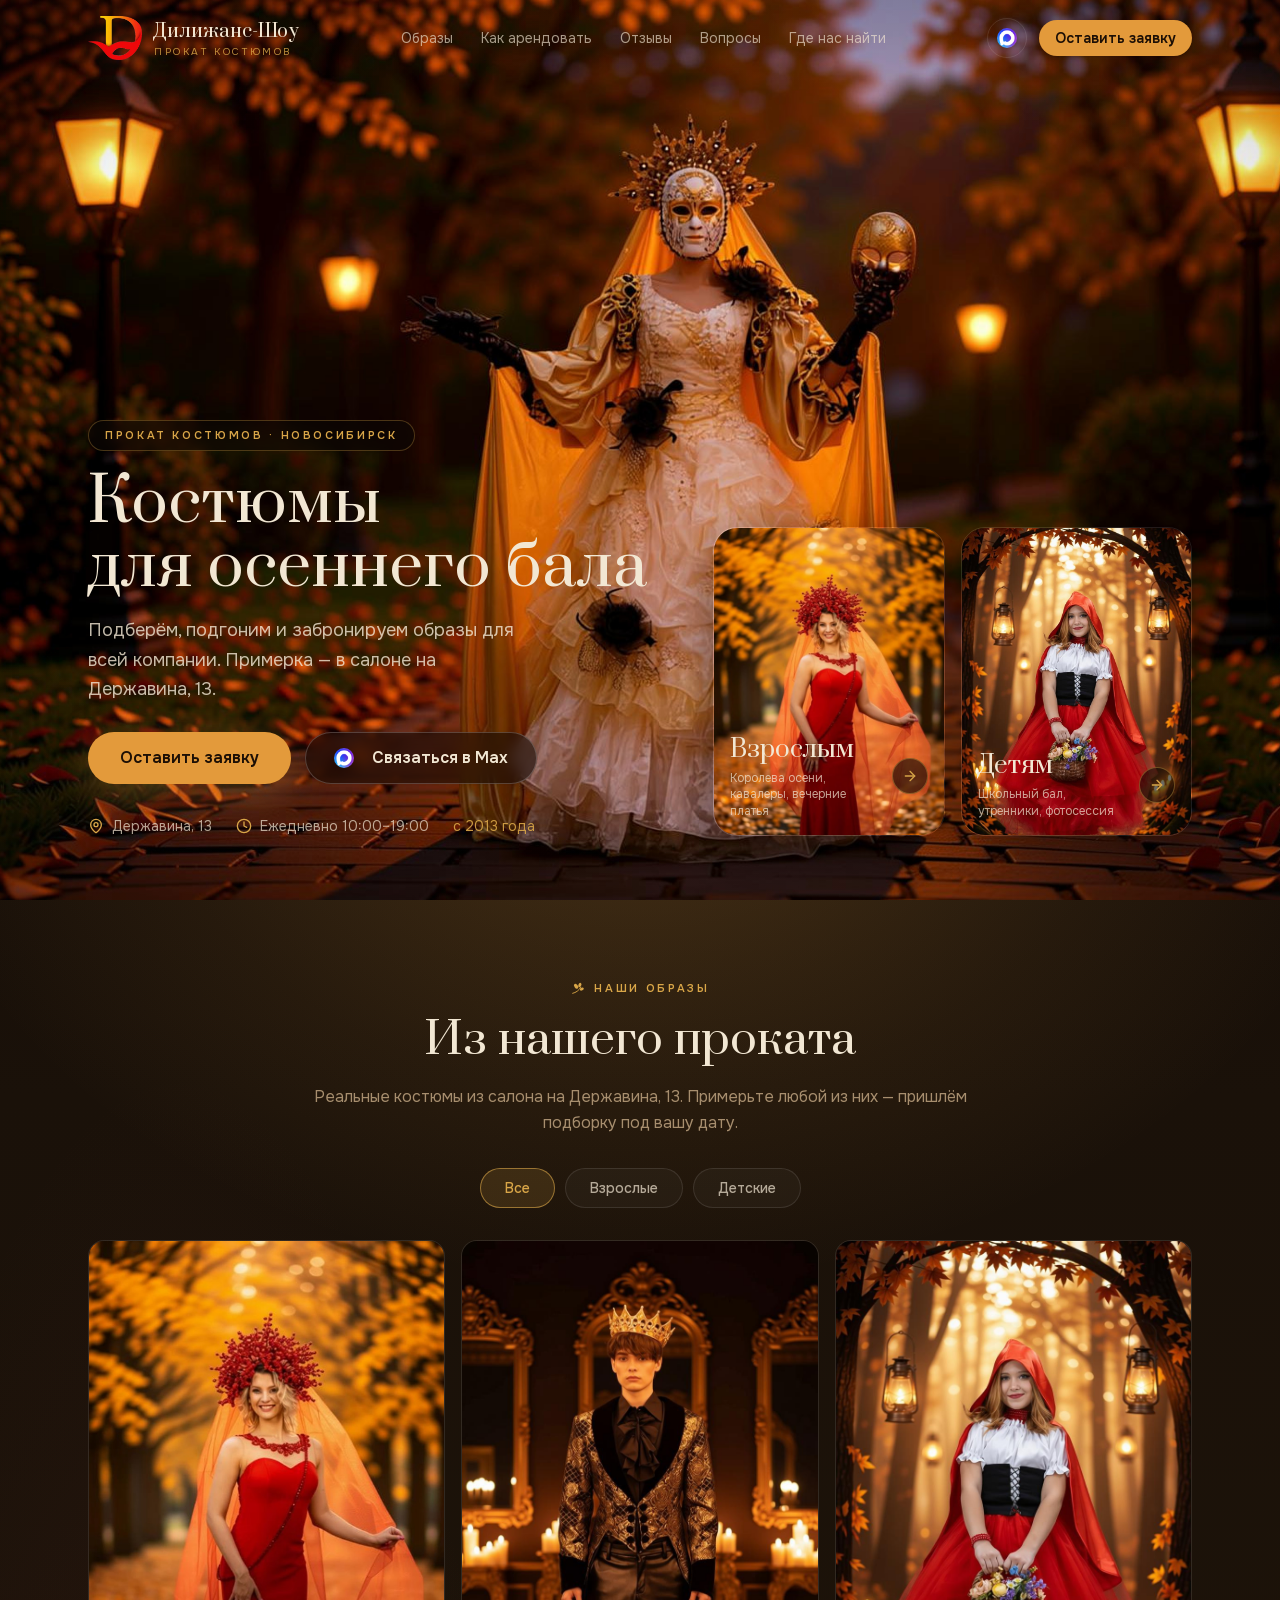
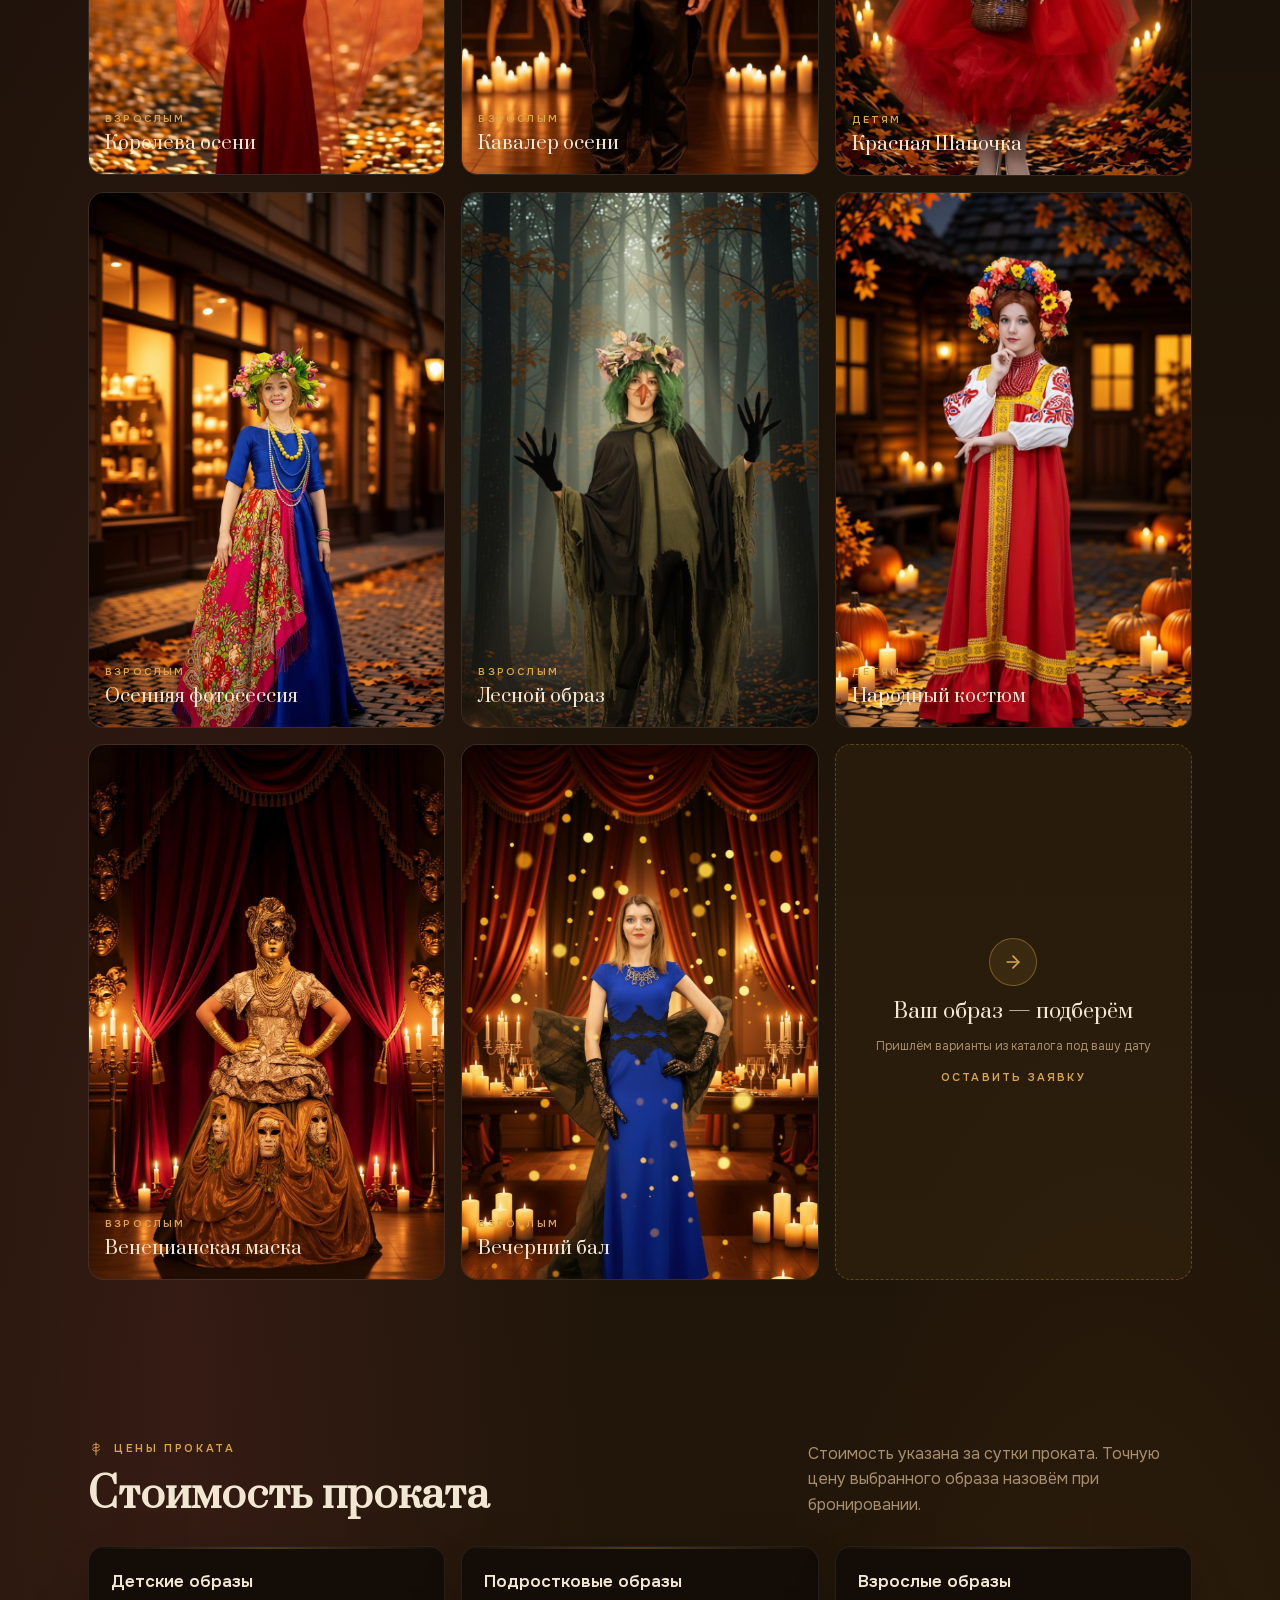
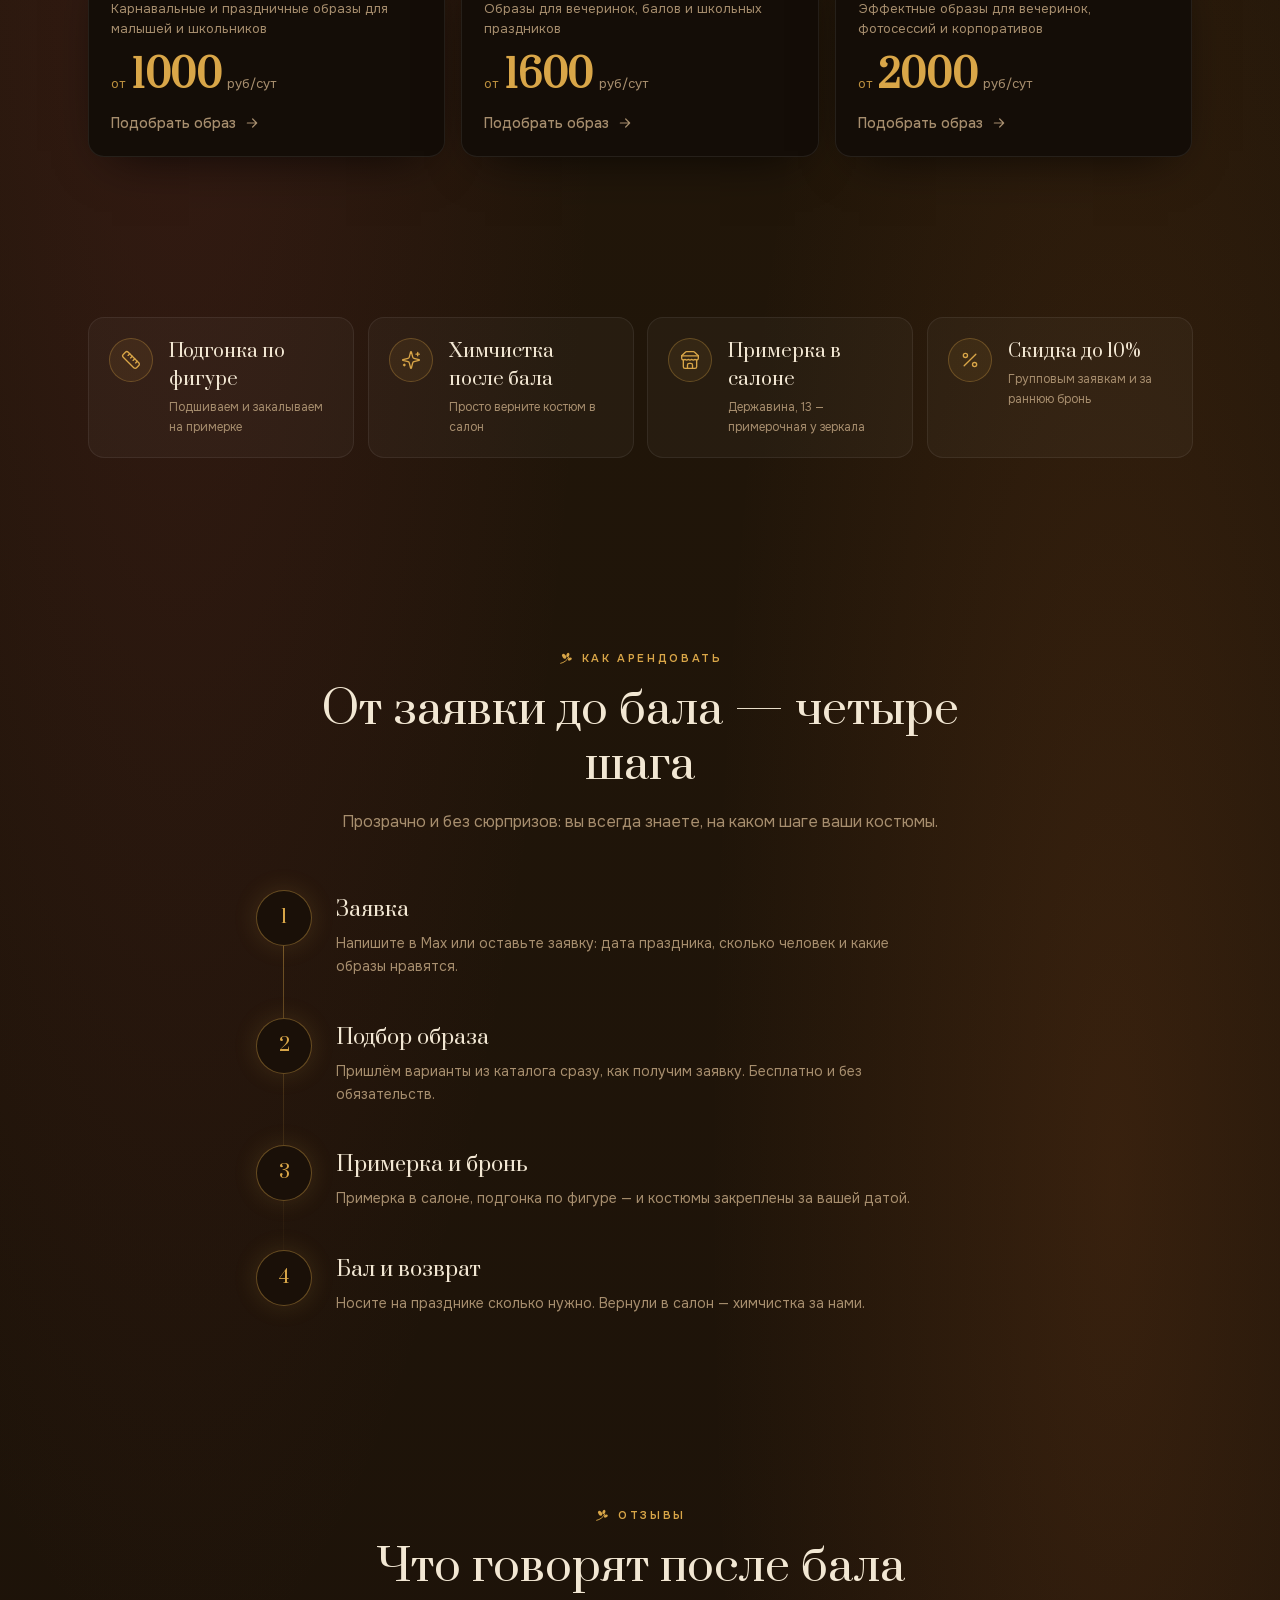
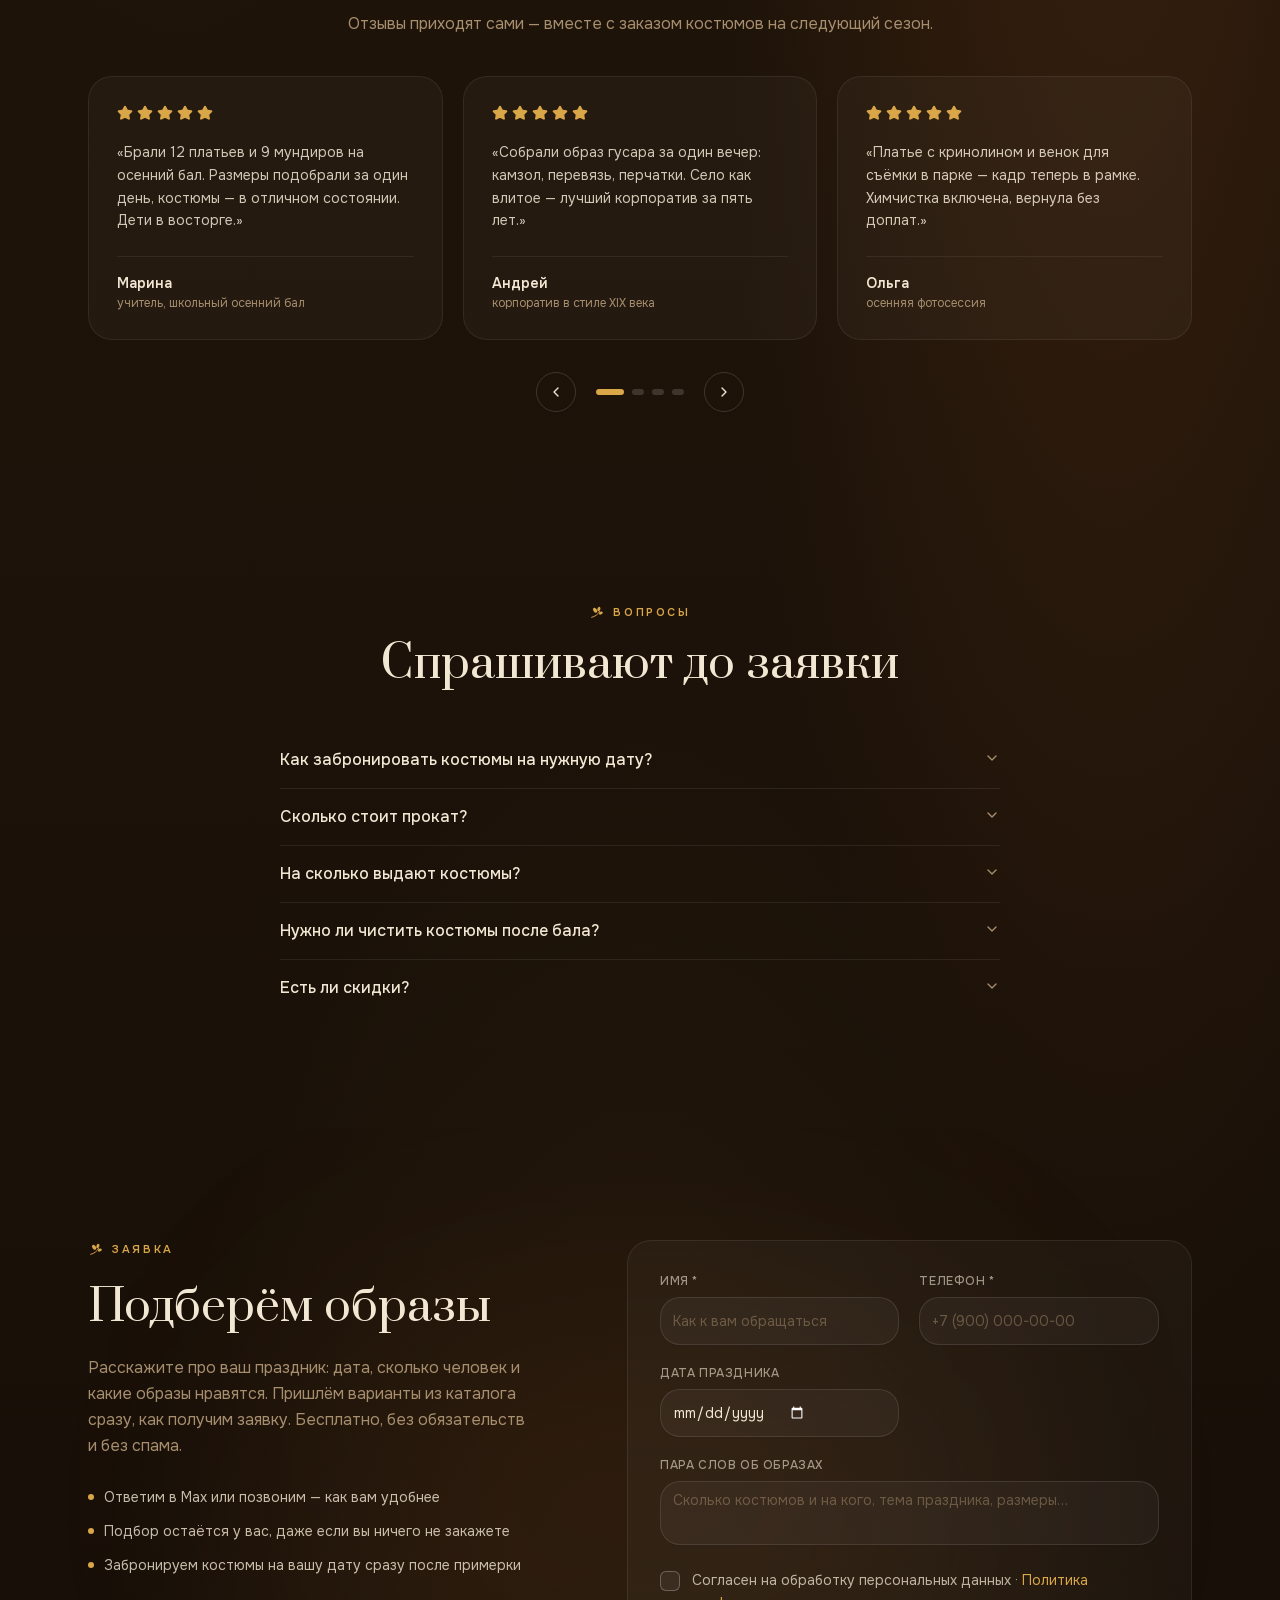
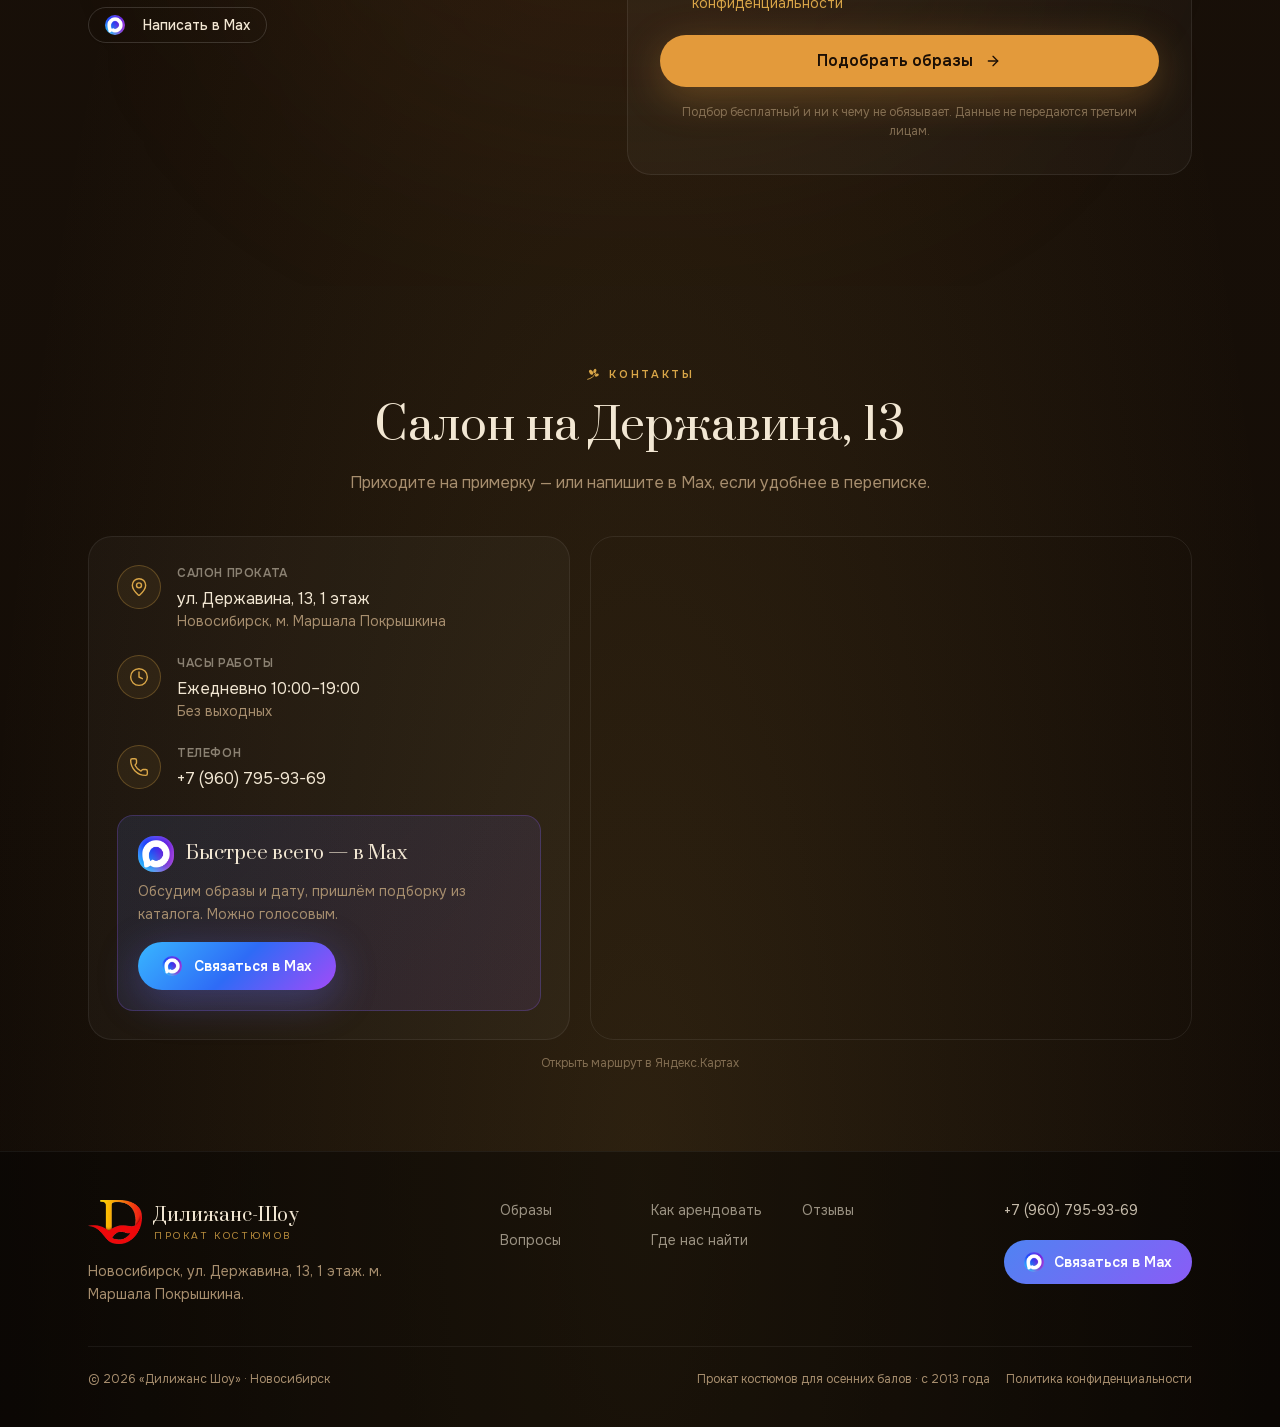
<file: index.html>
<!DOCTYPE html><!--1BhXYPpdYveONgXdcoFt_--><html lang="ru"><head><meta charSet="utf-8"/><meta name="viewport" content="width=device-width, initial-scale=1"/><link rel="preload" href="/_next/static/media/16d91c780434f2ce-s.p.b7df561f.woff2" as="font" crossorigin="" type="font/woff2"/><link rel="preload" href="/_next/static/media/44af270ac9d55e91-s.p.ee799cec.woff2" as="font" crossorigin="" type="font/woff2"/><link rel="preload" href="/_next/static/media/68019c21ced96fa9-s.p.7b4581b3.woff2" as="font" crossorigin="" type="font/woff2"/><link rel="preload" href="/_next/static/media/8800dfc60902df36-s.p.d48c4d68.woff2" as="font" crossorigin="" type="font/woff2"/><link rel="preload" href="/logo.png" as="image"/><link rel="preload" href="/images/max-logo.png" as="image"/><link rel="preload" as="image" imageSrcSet="/images/ball/hero-960.jpg?v=10 960w, /images/ball/hero-1920.jpg?v=10 1920w, /images/ball/hero-4k.jpg?v=10 3840w" imageSizes="100vw" fetchPriority="high"/><link rel="preload" as="image" href="/images/ball/queen-v3.jpg"/><link rel="stylesheet" href="/_next/static/chunks/9f50cdadc7d1470e.css" data-precedence="next"/><link rel="stylesheet" href="/_next/static/chunks/0850a4e8f589237d.css" data-precedence="next"/><link rel="preload" as="script" fetchPriority="low" href="/_next/static/chunks/909cbc0b55ad83fe.js"/><script src="/_next/static/chunks/de2e26ab072db058.js" async=""></script><script src="/_next/static/chunks/3b3c7ed019bbd741.js" async=""></script><script src="/_next/static/chunks/turbopack-a57c16bd11948d8d.js" async=""></script><script src="/_next/static/chunks/2ee413352969548f.js" async=""></script><script src="/_next/static/chunks/b34f3a30de97b68c.js" async=""></script><script src="/_next/static/chunks/ff1a16fafef87110.js" async=""></script><script src="/_next/static/chunks/d2be314c3ece3fbe.js" async=""></script><script src="/_next/static/chunks/3f76a98a7ebc3850.js" async=""></script><link rel="preload" href="/form-endpoint.js" as="script"/><meta name="next-size-adjust" content=""/><meta name="theme-color" content="#0d0704"/><title>Прокат костюмов для осеннего бала в Новосибирске | Дилижанс Шоу</title><meta name="description" content="Дилижанс Шоу — прокат костюмов для осенних балов, тематических вечеров и фотосессий: бальные платья, мундиры и фраки, образы Королевы осени, лесные и народные костюмы, маски и аксессуары. Подбор образа, примерка и подгонка в салоне, химчистка включена. Скидка до 10% при раннем бронировании."/><meta name="author" content="Дилижанс Шоу"/><meta name="keywords" content="прокат костюмов новосибирск,аренда костюмов,костюмы на осенний бал,бальное платье напрокат,костюм гусара прокат,костюмы для школьного бала,костюм королевы осени,лесные костюмы для детей,народные костюмы напрокат,маскарадные маски прокат,костюмы для осенней фотосессии,дилижанс шоу"/><meta property="og:title" content="Осенний бал начинается с костюма | Дилижанс Шоу"/><meta property="og:description" content="Прокат костюмов для осенних балов, вечеров и фотосессий: бальные платья, мундиры, лесные и народные образы. Подбор образа, примерка в салоне, химчистка включена."/><meta property="og:site_name" content="Дилижанс Шоу"/><meta property="og:locale" content="ru_RU"/><meta property="og:image" content="https://osenniy-bal.dilizhans-show.ru/images/ball/hero-1920.jpg"/><meta property="og:image:width" content="1920"/><meta property="og:image:height" content="1088"/><meta property="og:image:alt" content="Осенний бал — прокат костюмов Дилижанс Шоу, Новосибирск"/><meta property="og:type" content="website"/><meta name="twitter:card" content="summary_large_image"/><meta name="twitter:title" content="Осенний бал начинается с костюма | Дилижанс Шоу"/><meta name="twitter:description" content="Прокат костюмов для осенних балов, вечеров и фотосессий в Новосибирске. Подбор образа, примерка в салоне, химчистка включена."/><meta name="twitter:image" content="https://osenniy-bal.dilizhans-show.ru/images/ball/hero-1920.jpg"/><link rel="icon" href="/favicon.png"/><link rel="apple-touch-icon" href="/logo.png"/><script>(self.__next_s=self.__next_s||[]).push(["/form-endpoint.js",{}])</script><script src="/_next/static/chunks/a6dad97d9634a72d.js" noModule=""></script>
<!-- Yandex.Metrika counter -->
<script type="text/javascript">
(function(m,e,t,r,i,k,a){m[i]=m[i]||function(){(m[i].a=m[i].a||[]).push(arguments)};
m[i].l=1*new Date();k=e.createElement(t),a=e.getElementsByTagName(t)[0],k.async=1,k.src=r,a.parentNode.insertBefore(k,a)})
(window, document, "script", "https://mc.yandex.ru/metrika/tag.js?id=113705962", "ym");
ym(113705962, "init", {webvisor:true, clickmap:true, trackLinks:true, accurateTrackBounce:true});
try{
document.addEventListener("submit",function(){window.ym&&ym(113705962,"reachGoal","lead_submit")},!0);
document.addEventListener("click",function(e){var a=e.target&&e.target.closest?e.target.closest('a[href^="tel:"]'):null;window.ym&&a&&ym(113705962,"reachGoal","click_phone")},!0);
new MutationObserver(function(m){if(window.__leadOk)return;for(var i=0;i<m.length;i++){var a=m[i].addedNodes;for(var j=0;j<a.length;j++){var n=a[j];if(n.nodeType===1&&/Заявка отправлена/.test(n.textContent||"")){window.__leadOk=!0;window.ym&&ym(113705962,"reachGoal","lead_success");return}}}}).observe(document.documentElement,{childList:!0,subtree:!0});
}catch(e){}
</script>
<noscript><div><img src="https://mc.yandex.ru/watch/113705962" style="position:absolute;left:-9999px" alt=""/></div></noscript>
<!-- /Yandex.Metrika counter -->

<style id="cp-boards-style">
#cp-boards{position:relative;padding:3.5rem 0}
@media(min-width:768px){#cp-boards{padding:5rem 0}}
#cp-boards .cp-wrap{width:100%;max-width:72rem;margin:0 auto;padding:0 1rem}
@media(min-width:640px){#cp-boards .cp-wrap{padding:0 1.5rem}}
#cp-boards .cp-head{display:flex;flex-wrap:wrap;align-items:flex-end;justify-content:space-between;gap:.75rem;margin-bottom:1.75rem}
#cp-boards .cp-eyebrow{display:inline-flex;align-items:center;gap:.625rem;margin:0;font-size:.6875rem;font-weight:600;letter-spacing:.24em;text-transform:uppercase;color:#d9a648}
#cp-boards .cp-eyebrow svg{width:1rem;height:1rem;flex:none}
#cp-boards .cp-h2{margin:.5rem 0 0;font-family:var(--font-display,Georgia,serif);font-size:1.875rem;line-height:1.15;font-weight:600;color:var(--foreground)}
@media(min-width:640px){#cp-boards .cp-h2{font-size:2.5rem}}
#cp-boards .cp-sub{max-width:24rem;margin:0;font-size:.875rem;line-height:1.6;color:var(--muted-foreground)}
@media(min-width:640px){#cp-boards .cp-sub{font-size:1rem}}
#cp-boards .cp-grid{display:grid;grid-template-columns:1fr;gap:.75rem}
@media(min-width:640px){#cp-boards .cp-grid{grid-template-columns:repeat(3,1fr);gap:1rem}}
#cp-boards .cp-card{position:relative;display:flex;flex-direction:column;overflow:hidden;border-radius:1rem;border:1px solid rgba(255,255,255,.08);background:var(--card);padding:1.5rem 1.375rem 1.375rem;text-decoration:none;box-shadow:0 18px 50px -24px rgba(0,0,0,.85);transition:border-color .5s,transform .5s,box-shadow .5s}
#cp-boards .cp-card::before{content:"";position:absolute;top:0;left:0;right:0;height:2px;background:linear-gradient(90deg,transparent,rgba(217,166,72,.55),transparent);opacity:.55;transition:opacity .5s}
#cp-boards .cp-card::after{content:"";position:absolute;right:-70px;top:-70px;width:190px;height:190px;border-radius:50%;background:rgba(217,166,72,.55);filter:blur(60px);opacity:0;transition:opacity .5s;pointer-events:none}
#cp-boards .cp-card:hover{border-color:rgba(217,166,72,.5);transform:translateY(-3px);box-shadow:0 22px 60px -20px rgba(217,166,72,.25)}
#cp-boards .cp-card:hover::before{opacity:1}
#cp-boards .cp-card:hover::after{opacity:.14}
#cp-boards .cp-title{margin:0;font-size:1.0625rem;font-weight:600;line-height:1.3;color:var(--card-foreground)}
#cp-boards .cp-note{margin:.375rem 0 0;font-size:.8125rem;line-height:1.55;color:var(--muted-foreground)}
#cp-boards .cp-price{display:flex;align-items:baseline;gap:.375rem;margin:1.125rem 0 0;color:#d9a648}
#cp-boards .cp-from{font-size:.8125rem;opacity:.85}
#cp-boards .cp-num{font-family:var(--font-display,Georgia,serif);font-size:2.125rem;line-height:1;font-weight:600;letter-spacing:-.01em}
@media(min-width:640px){#cp-boards .cp-num{font-size:2.375rem}}
#cp-boards .cp-unit{font-size:.8125rem;color:var(--muted-foreground)}
#cp-boards .cp-cta{display:inline-flex;align-items:center;gap:.5rem;margin-top:auto;padding-top:1.125rem;font-size:.875rem;font-weight:500;color:var(--muted-foreground);transition:color .4s}
#cp-boards .cp-cta svg{width:1rem;height:1rem;transition:transform .4s}
#cp-boards .cp-card:hover .cp-cta{color:#d9a648}
#cp-boards .cp-card:hover .cp-cta svg{transform:translateX(4px)}
#cp-boards .cp-foot{margin:.875rem 0 0;font-size:.75rem;line-height:1.5;color:var(--muted-foreground);opacity:.85}
@media(prefers-reduced-motion:reduce){#cp-boards .cp-card,#cp-boards .cp-cta,#cp-boards .cp-cta svg{transition:none}}
</style>
<template id="cp-boards-tpl"><section id="cp-boards" aria-label="Цены на прокат костюмов"><div class="cp-wrap"><div class="cp-head"><div><p class="cp-eyebrow"><svg viewBox="0 0 24 24" fill="none" aria-hidden="true"><path d="M12 3v18M7 7.5c0-1.5 2-2.5 5-2.5s5 1 5 2.5-2 2.5-5 2.5-5 1-5 2.5 2 2.5 5 2.5 5-1 5-2.5" stroke="currentColor" stroke-width="1.5" stroke-linecap="round"/></svg>Цены проката</p><h2 class="cp-h2">Стоимость проката</h2></div><p class="cp-sub">Стоимость указана за сутки проката. Точную цену выбранного образа назовём при бронировании.</p></div><div class="cp-grid"><a href="#lead" class="cp-card" aria-label="Детские образы — от 1000 рублей в сутки, оставить заявку"><h3 class="cp-title">Детские образы</h3><p class="cp-note">Карнавальные и праздничные образы для малышей и школьников</p><p class="cp-price"><span class="cp-from">от</span><span class="cp-num">1000</span><span class="cp-unit">руб/сут</span></p><span class="cp-cta">Подобрать образ <svg viewBox="0 0 24 24" fill="none" aria-hidden="true"><path d="M5 12h14m-6-6 6 6-6 6" stroke="currentColor" stroke-width="1.8" stroke-linecap="round" stroke-linejoin="round"/></svg></span></a><a href="#lead" class="cp-card" aria-label="Подростковые образы — от 1600 рублей в сутки, оставить заявку"><h3 class="cp-title">Подростковые образы</h3><p class="cp-note">Образы для вечеринок, балов и школьных праздников</p><p class="cp-price"><span class="cp-from">от</span><span class="cp-num">1600</span><span class="cp-unit">руб/сут</span></p><span class="cp-cta">Подобрать образ <svg viewBox="0 0 24 24" fill="none" aria-hidden="true"><path d="M5 12h14m-6-6 6 6-6 6" stroke="currentColor" stroke-width="1.8" stroke-linecap="round" stroke-linejoin="round"/></svg></span></a><a href="#lead" class="cp-card" aria-label="Взрослые образы — от 2000 рублей в сутки, оставить заявку"><h3 class="cp-title">Взрослые образы</h3><p class="cp-note">Эффектные образы для вечеринок, фотосессий и корпоративов</p><p class="cp-price"><span class="cp-from">от</span><span class="cp-num">2000</span><span class="cp-unit">руб/сут</span></p><span class="cp-cta">Подобрать образ <svg viewBox="0 0 24 24" fill="none" aria-hidden="true"><path d="M5 12h14m-6-6 6 6-6 6" stroke="currentColor" stroke-width="1.8" stroke-linecap="round" stroke-linejoin="round"/></svg></span></a></div></div></section></template>
<script>(function(){if(window.__cpBoards)return;window.__cpBoards=1;var A="included",T=document.getElementById("cp-boards-tpl"),N=0;function react(e){if(!e)return false;for(var k in e){if(k.indexOf("__react")===0)return true}return false}function put(){if(N>=12)return;var a=document.getElementById(A);if(!a||!a.parentNode||document.getElementById("cp-boards"))return;a.parentNode.insertBefore(T.content.cloneNode(true),a);N++}function kick(){var t=0;(function poll(){var a=document.getElementById(A);if(a&&react(a)){put();return}if(++t<60){setTimeout(poll,100)}else{put()}})()}if(document.readyState==="loading"){document.addEventListener("DOMContentLoaded",kick)}else{kick()}window.addEventListener("load",function(){setTimeout(kick,300)});document.addEventListener("DOMContentLoaded",function(){var a=document.getElementById(A);if(!a||!a.parentNode||!window.MutationObserver)return;new MutationObserver(function(){if(!document.getElementById("cp-boards")&&document.getElementById(A)){setTimeout(put,250)}}).observe(a.parentNode,{childList:true})});})();</script>
</head><body class="prata_b34b4a11-module__yY9oaq__variable onest_e62e098e-module__PmotMW__variable antialiased bg-background text-foreground font-sans"><div hidden=""><!--$--><!--/$--></div><div id="top" class="autumn-base relative isolate flex min-h-screen flex-col text-foreground"><script type="application/ld+json">{"@context":"https://schema.org","@graph":[{"@type":"LocalBusiness","@id":"https://dilizhans-show.ru/#business","name":"Дилижанс Шоу — прокат костюмов","description":"Прокат костюмов для осенних балов, тематических вечеров и фотосессий в Новосибирске: бальные платья, мундиры и фраки, образы Королевы осени, лесные и народные костюмы, маски и аксессуары. Подбор образа, примерка и подгонка в салоне, химчистка включена, скидка до 10% группам.","url":"https://dilizhans-show.ru","telephone":["+7 (960) 795-93-69"],"foundingDate":"2013","address":{"@type":"PostalAddress","streetAddress":"ул. Державина, 13","addressLocality":"Новосибирск","addressCountry":"RU"},"geo":{"@type":"GeoCoordinates","latitude":55.0079,"longitude":82.9294},"openingHoursSpecification":{"@type":"OpeningHoursSpecification","dayOfWeek":["Monday","Tuesday","Wednesday","Thursday","Friday","Saturday","Sunday"],"opens":"10:00","closes":"19:00"}},{"@type":"FAQPage","mainEntity":[{"@type":"Question","name":"Как забронировать костюмы на нужную дату?","acceptedAnswer":{"@type":"Answer","text":"Оставьте заявку или напишите в Max: расскажете про праздник и дату, мы пришлём варианты из каталога, вы примерите — и мы закрепим костюмы за вашим днём."}},{"@type":"Question","name":"Сколько стоит прокат?","acceptedAnswer":{"@type":"Answer","text":"Зависит от образа, количества костюмов и срока — поэтому цифр на сайте нет. Напишите в Max или оставьте заявку: посчитаем ваш запрос точно и без скрытых доплат."}},{"@type":"Question","name":"На сколько выдают костюмы?","acceptedAnswer":{"@type":"Answer","text":"Срок проката — от одного дня: можно взять костюм только на дату праздника. Хотите носить образ дольше — на фотосессию, второй день торжества или весь уик-энд, — подберём удобный срок при бронировании."}},{"@type":"Question","name":"Нужно ли чистить костюмы после бала?","acceptedAnswer":{"@type":"Answer","text":"Нет. Химчистка входит в прокат: просто верните костюмы в салон в том виде, в каком они есть."}},{"@type":"Question","name":"Есть ли скидки?","acceptedAnswer":{"@type":"Answer","text":"Да: при раннем бронировании и на групповые заявки — скидка до 10%."}}]}]}</script><div aria-hidden="true" class="pointer-events-none absolute inset-0 -z-10 overflow-hidden"><div class="autumn-glow-top absolute inset-x-0 top-[80vh] h-[130vh]"></div><div class="autumn-glow-page absolute inset-0"></div></div><header class="fixed inset-x-0 top-0 z-50 transition-all duration-500 bg-transparent"><div class="mx-auto flex h-[76px] w-full max-w-6xl items-center justify-between px-4 sm:px-6"><a href="#top" class="group flex items-center gap-3" aria-label="Дилижанс-Шоу — на главную"><img src="/logo.png" alt="Логотип «Дилижанс-Шоу»" class="h-11 w-auto drop-shadow-[0_4px_20px_rgba(217,110,40,0.4)] transition-transform duration-500 group-hover:scale-[1.06]"/><span class="hidden flex-col leading-tight sm:flex"><span class="font-display text-lg text-foreground">Дилижанс-Шоу</span><span class="text-[10px] uppercase tracking-[0.26em] text-gold/85">прокат костюмов</span></span></a><nav class="hidden items-center gap-7 lg:flex" aria-label="Основная навигация"><a href="#gallery" class="link-underline text-sm text-foreground/65 transition-colors hover:text-gold">Образы</a><a href="#how" class="link-underline text-sm text-foreground/65 transition-colors hover:text-gold">Как арендовать</a><a href="#reviews" class="link-underline text-sm text-foreground/65 transition-colors hover:text-gold">Отзывы</a><a href="#faq" class="link-underline text-sm text-foreground/65 transition-colors hover:text-gold">Вопросы</a><a href="#contacts" class="link-underline text-sm text-foreground/65 transition-colors hover:text-gold">Где нас найти</a></nav><div class="flex items-center gap-3"><a href="https://max.ru/u/f9LHodD0cOJocOwiPnQLLzSgCQiy2Yl37YajanMQ6QZUW6OFCJ4qyqFue1M" target="_blank" rel="noopener noreferrer" aria-label="Связаться в Max" class="hidden h-10 w-10 items-center justify-center rounded-full border border-white/10 transition hover:border-[#8a5cf6]/60 hover:shadow-[0_0_20px_rgba(138,92,246,0.25)] sm:flex"><img src="/images/max-logo.png" alt="" aria-hidden="true" class="inline-block shrink-0 h-5 w-5 rounded-md" draggable="false"/></a><a href="#lead" data-slot="button" class="items-center justify-center gap-2 whitespace-nowrap text-sm transition-all disabled:pointer-events-none disabled:opacity-50 [&amp;_svg]:pointer-events-none [&amp;_svg:not([class*=&#x27;size-&#x27;])]:size-4 shrink-0 [&amp;_svg]:shrink-0 outline-none focus-visible:border-ring focus-visible:ring-ring/50 focus-visible:ring-[3px] aria-invalid:ring-destructive/20 dark:aria-invalid:ring-destructive/40 aria-invalid:border-destructive bg-primary text-primary-foreground shadow-xs hover:bg-primary/90 h-9 px-4 py-2 has-[&gt;svg]:px-3 hidden rounded-full font-semibold sm:inline-flex">Оставить заявку</a><button data-slot="sheet-trigger" class="inline-flex items-center justify-center gap-2 whitespace-nowrap text-sm font-medium transition-all disabled:pointer-events-none disabled:opacity-50 [&amp;_svg]:pointer-events-none [&amp;_svg:not([class*=&#x27;size-&#x27;])]:size-4 shrink-0 [&amp;_svg]:shrink-0 outline-none focus-visible:border-ring focus-visible:ring-ring/50 focus-visible:ring-[3px] aria-invalid:ring-destructive/20 dark:aria-invalid:ring-destructive/40 aria-invalid:border-destructive border shadow-xs hover:bg-accent hover:text-accent-foreground dark:bg-input/30 dark:border-input dark:hover:bg-input/50 size-9 rounded-full border-white/15 bg-white/[0.03] lg:hidden" aria-label="Открыть меню" type="button" aria-haspopup="dialog" aria-expanded="false" aria-controls="radix-_R_1tlfdb_" data-state="closed"><svg xmlns="http://www.w3.org/2000/svg" width="24" height="24" viewBox="0 0 24 24" fill="none" stroke="currentColor" stroke-width="2" stroke-linecap="round" stroke-linejoin="round" class="lucide lucide-menu h-5 w-5" aria-hidden="true"><path d="M4 12h16"></path><path d="M4 18h16"></path><path d="M4 6h16"></path></svg></button></div></div></header><main class="flex-1"><section class="relative flex min-h-[100svh] flex-col overflow-hidden"><div class="absolute inset-0 bg-[radial-gradient(120%_100%_at_50%_0%,#3d2712_0%,#26180a_48%,#0d0704_100%)]" aria-hidden="true"><img src="/images/ball/hero-1920.jpg?v=10" srcSet="/images/ball/hero-960.jpg?v=10 960w, /images/ball/hero-1920.jpg?v=10 1920w, /images/ball/hero-4k.jpg?v=10 3840w" sizes="100vw" alt="" fetchPriority="high" decoding="async" class="absolute inset-0 h-full w-full object-cover object-[44%_20%]"/><div class="absolute inset-0 h-44 bg-[linear-gradient(to_b,rgba(13,7,4,0.96),rgba(13,7,4,0.55)_58%,transparent)]"></div><div class="absolute inset-x-0 bottom-0 h-[55%] bg-[linear-gradient(to_t,rgba(13,7,4,0.97),rgba(13,7,4,0.6)_55%,transparent)]"></div><div class="absolute inset-0 bg-[radial-gradient(120%_90%_at_50%_50%,transparent_45%,rgba(13,7,4,0.55)_100%)]"></div></div><div class="relative mx-auto flex w-full max-w-6xl flex-1 flex-col justify-end px-4 pb-12 pt-32 sm:px-6 md:pb-16"><div class="grid items-end gap-10 lg:grid-cols-[1.1fr_0.9fr]"><div><span class="inline-flex items-center gap-2 rounded-full border border-gold/30 bg-[#0d0704]/60 px-4 py-1.5 text-[11px] font-semibold uppercase tracking-[0.24em] text-gold backdrop-blur-sm">Прокат костюмов · Новосибирск</span><h1 class="mt-5 max-w-xl font-display text-4xl leading-[1.08] text-foreground sm:text-5xl md:text-6xl">Костюмы для осеннего бала</h1><p class="mt-4 max-w-md text-base leading-relaxed text-foreground/80 sm:text-lg">Подберём, подгоним и забронируем образы для всей компании. Примерка — в салоне на Державина, 13.</p><div class="mt-7 flex flex-wrap items-center gap-3.5"><a href="#lead" data-slot="button" class="inline-flex items-center justify-center gap-2 whitespace-nowrap disabled:pointer-events-none disabled:opacity-50 [&amp;_svg]:pointer-events-none [&amp;_svg:not([class*=&#x27;size-&#x27;])]:size-4 shrink-0 [&amp;_svg]:shrink-0 outline-none focus-visible:border-ring focus-visible:ring-ring/50 focus-visible:ring-[3px] aria-invalid:ring-destructive/20 dark:aria-invalid:ring-destructive/40 aria-invalid:border-destructive bg-primary text-primary-foreground hover:bg-primary/90 has-[&gt;svg]:px-4 h-13 rounded-full px-8 text-base font-semibold shadow-[0_10px_40px_rgba(227,154,59,0.35)] transition-transform duration-300 hover:scale-[1.03]">Оставить заявку</a><a href="https://max.ru/u/f9LHodD0cOJocOwiPnQLLzSgCQiy2Yl37YajanMQ6QZUW6OFCJ4qyqFue1M" target="_blank" rel="noopener noreferrer" data-slot="button" class="inline-flex items-center justify-center gap-2 whitespace-nowrap disabled:pointer-events-none disabled:opacity-50 [&amp;_svg]:pointer-events-none [&amp;_svg:not([class*=&#x27;size-&#x27;])]:size-4 shrink-0 [&amp;_svg]:shrink-0 outline-none focus-visible:border-ring focus-visible:ring-ring/50 focus-visible:ring-[3px] aria-invalid:ring-destructive/20 dark:aria-invalid:ring-destructive/40 aria-invalid:border-destructive border shadow-xs hover:text-accent-foreground dark:bg-input/30 dark:border-input dark:hover:bg-input/50 has-[&gt;svg]:px-4 h-13 rounded-full border-white/20 bg-[#0d0704]/50 px-7 text-base font-semibold text-foreground backdrop-blur-sm transition hover:border-[#8a5cf6]/60 hover:bg-[#0d0704]/70"><img src="/images/max-logo.png" alt="" aria-hidden="true" class="inline-block shrink-0 mr-2.5 h-5 w-5 rounded-md" draggable="false"/>Связаться в Max</a></div><div class="mt-8 flex flex-wrap items-center gap-x-6 gap-y-2 text-sm text-foreground/70"><span class="inline-flex items-center gap-2"><svg xmlns="http://www.w3.org/2000/svg" width="24" height="24" viewBox="0 0 24 24" fill="none" stroke="currentColor" stroke-width="2" stroke-linecap="round" stroke-linejoin="round" class="lucide lucide-map-pin h-4 w-4 text-gold" aria-hidden="true"><path d="M20 10c0 4.993-5.539 10.193-7.399 11.799a1 1 0 0 1-1.202 0C9.539 20.193 4 14.993 4 10a8 8 0 0 1 16 0"></path><circle cx="12" cy="10" r="3"></circle></svg>Державина, 13</span><span class="inline-flex items-center gap-2"><svg xmlns="http://www.w3.org/2000/svg" width="24" height="24" viewBox="0 0 24 24" fill="none" stroke="currentColor" stroke-width="2" stroke-linecap="round" stroke-linejoin="round" class="lucide lucide-clock h-4 w-4 text-gold" aria-hidden="true"><path d="M12 6v6l4 2"></path><circle cx="12" cy="12" r="10"></circle></svg>Ежедневно 10:00–19:00</span><span class="text-gold/90">с <!-- -->2013<!-- --> года</span></div></div><div class="grid grid-cols-2 gap-4"><button type="button" class="group relative aspect-[3/4] w-full overflow-hidden rounded-3xl border border-white/10 text-left shadow-[0_18px_60px_rgba(0,0,0,0.5)] transition-all duration-500 hover:-translate-y-1 hover:border-gold/40 focus-visible:outline-none focus-visible:ring-2 focus-visible:ring-gold/60 sm:aspect-[4/5] lg:aspect-[3/4]" aria-label="Показать образы: Взрослым"><img alt="" decoding="async" data-nimg="fill" class="object-cover object-top transition-transform duration-700 group-hover:scale-[1.05]" style="position:absolute;height:100%;width:100%;left:0;top:0;right:0;bottom:0;color:transparent" src="/images/ball/queen-v3.jpg"/><span aria-hidden="true" class="absolute inset-0 bg-[linear-gradient(to_t,rgba(13,7,4,0.9),rgba(13,7,4,0.15)_55%,transparent)]"></span><span class="absolute inset-x-0 bottom-0 flex items-center justify-between gap-2 p-4"><span class="flex flex-col"><span class="font-display text-xl text-foreground sm:text-2xl">Взрослым</span><span class="mt-1 hidden text-xs leading-snug text-foreground/70 sm:block">Королева осени, кавалеры, вечерние платья</span></span><span class="grid h-9 w-9 shrink-0 place-items-center rounded-full border border-gold/40 bg-[#0d0704]/60 text-gold transition-transform duration-500 group-hover:translate-x-1"><svg xmlns="http://www.w3.org/2000/svg" width="24" height="24" viewBox="0 0 24 24" fill="none" stroke="currentColor" stroke-width="2" stroke-linecap="round" stroke-linejoin="round" class="lucide lucide-arrow-right h-4 w-4" aria-hidden="true"><path d="M5 12h14"></path><path d="m12 5 7 7-7 7"></path></svg></span></span></button><button type="button" class="group relative aspect-[3/4] w-full overflow-hidden rounded-3xl border border-white/10 text-left shadow-[0_18px_60px_rgba(0,0,0,0.5)] transition-all duration-500 hover:-translate-y-1 hover:border-gold/40 focus-visible:outline-none focus-visible:ring-2 focus-visible:ring-gold/60 sm:aspect-[4/5] lg:aspect-[3/4]" aria-label="Показать образы: Детям"><img alt="" loading="lazy" decoding="async" data-nimg="fill" class="object-cover object-top transition-transform duration-700 group-hover:scale-[1.05]" style="position:absolute;height:100%;width:100%;left:0;top:0;right:0;bottom:0;color:transparent" src="/images/ball/kids-1.jpg"/><span aria-hidden="true" class="absolute inset-0 bg-[linear-gradient(to_t,rgba(13,7,4,0.9),rgba(13,7,4,0.15)_55%,transparent)]"></span><span class="absolute inset-x-0 bottom-0 flex items-center justify-between gap-2 p-4"><span class="flex flex-col"><span class="font-display text-xl text-foreground sm:text-2xl">Детям</span><span class="mt-1 hidden text-xs leading-snug text-foreground/70 sm:block">Школьный бал, утренники, фотосессия</span></span><span class="grid h-9 w-9 shrink-0 place-items-center rounded-full border border-gold/40 bg-[#0d0704]/60 text-gold transition-transform duration-500 group-hover:translate-x-1"><svg xmlns="http://www.w3.org/2000/svg" width="24" height="24" viewBox="0 0 24 24" fill="none" stroke="currentColor" stroke-width="2" stroke-linecap="round" stroke-linejoin="round" class="lucide lucide-arrow-right h-4 w-4" aria-hidden="true"><path d="M5 12h14"></path><path d="m12 5 7 7-7 7"></path></svg></span></span></button></div></div></div></section><section id="gallery" class="relative scroll-mt-20 py-16 md:py-20"><div class="mx-auto w-full max-w-6xl px-4 sm:px-6"><div data-reveal="true" class="flex max-w-2xl flex-col gap-4 items-center text-center mx-auto" style="--reveal-delay:0ms"><span class="inline-flex items-center gap-2 text-[11px] font-semibold uppercase tracking-[0.24em] text-gold"><svg viewBox="0 0 24 24" fill="currentColor" class="h-4 w-4" aria-hidden="true"><path d="M4 20c5.2-1.2 9.2-4.2 12.2-9.2" stroke="currentColor" stroke-width="1.4" fill="none" stroke-linecap="round"></path><ellipse cx="9.2" cy="9.4" rx="2.7" ry="4.1" transform="rotate(-35 9.2 9.4)"></ellipse><ellipse cx="14.8" cy="7.6" rx="2.2" ry="3.4" transform="rotate(22 14.8 7.6)"></ellipse><ellipse cx="17.8" cy="13.6" rx="2" ry="3.1" transform="rotate(64 17.8 13.6)"></ellipse></svg>Наши образы</span><h2 class="font-display text-3xl leading-tight text-foreground sm:text-4xl md:text-[2.75rem]">Из нашего проката</h2><p class="text-base leading-relaxed text-muted-foreground">Реальные костюмы из салона на Державина, 13. Примерьте любой из них — пришлём подборку под вашу дату.</p></div><div data-reveal="true" class="" style="--reveal-delay:100ms"><div class="mt-8 flex flex-wrap items-center justify-center gap-2.5" role="tablist" aria-label="Фильтр образов"><button type="button" role="tab" aria-selected="true" class="h-10 rounded-full border px-6 text-sm font-medium transition-all duration-300 border-gold/60 bg-gold/15 text-gold">Все</button><button type="button" role="tab" aria-selected="false" class="h-10 rounded-full border px-6 text-sm font-medium transition-all duration-300 border-white/10 bg-white/[0.03] text-foreground/70 hover:border-gold/30 hover:text-foreground">Взрослые</button><button type="button" role="tab" aria-selected="false" class="h-10 rounded-full border px-6 text-sm font-medium transition-all duration-300 border-white/10 bg-white/[0.03] text-foreground/70 hover:border-gold/30 hover:text-foreground">Детские</button></div></div><div class="mt-8 grid grid-cols-2 gap-3.5 sm:grid-cols-3 sm:gap-4"><button type="button" class="group relative aspect-[2/3] overflow-hidden rounded-2xl border border-white/[0.08] bg-white/[0.02] text-left transition-colors duration-500 hover:border-gold/35 focus-visible:outline-none focus-visible:ring-2 focus-visible:ring-gold/50" aria-label="Открыть образ «Королева осени»" aria-haspopup="dialog" aria-expanded="false" aria-controls="radix-_R_1ea5fdb_" data-state="closed" data-slot="dialog-trigger"><img alt="Образ королевы осени: красное платье и венец из рябины с фатой — прокат на осенний бал" loading="lazy" decoding="async" data-nimg="fill" class="object-cover object-top transition-transform duration-700 group-hover:scale-[1.04]" style="position:absolute;height:100%;width:100%;left:0;top:0;right:0;bottom:0;color:transparent" src="/images/ball/queen-v3.jpg"/><span aria-hidden="true" class="absolute inset-0 bg-[linear-gradient(to_t,rgba(13,7,4,0.88),rgba(13,7,4,0.1)_50%,transparent)]"></span><span class="absolute inset-x-0 bottom-0 block p-3.5 sm:p-4"><span class="block text-[10px] font-semibold uppercase tracking-[0.22em] text-gold">Взрослым</span><span class="mt-1 block font-display text-base text-foreground sm:text-lg">Королева осени</span></span></button><button type="button" class="group relative aspect-[2/3] overflow-hidden rounded-2xl border border-white/[0.08] bg-white/[0.02] text-left transition-colors duration-500 hover:border-gold/35 focus-visible:outline-none focus-visible:ring-2 focus-visible:ring-gold/50" aria-label="Открыть образ «Кавалер осени»" aria-haspopup="dialog" aria-expanded="false" aria-controls="radix-_R_2ea5fdb_" data-state="closed" data-slot="dialog-trigger"><img alt="Мужской костюм с золотым вышитым камзолом и короной — прокат кавалера на осенний бал" loading="lazy" decoding="async" data-nimg="fill" class="object-cover object-top transition-transform duration-700 group-hover:scale-[1.04]" style="position:absolute;height:100%;width:100%;left:0;top:0;right:0;bottom:0;color:transparent" src="/images/ball/cavalier.jpg"/><span aria-hidden="true" class="absolute inset-0 bg-[linear-gradient(to_t,rgba(13,7,4,0.88),rgba(13,7,4,0.1)_50%,transparent)]"></span><span class="absolute inset-x-0 bottom-0 block p-3.5 sm:p-4"><span class="block text-[10px] font-semibold uppercase tracking-[0.22em] text-gold">Взрослым</span><span class="mt-1 block font-display text-base text-foreground sm:text-lg">Кавалер осени</span></span></button><button type="button" class="group relative aspect-[2/3] overflow-hidden rounded-2xl border border-white/[0.08] bg-white/[0.02] text-left transition-colors duration-500 hover:border-gold/35 focus-visible:outline-none focus-visible:ring-2 focus-visible:ring-gold/50" aria-label="Открыть образ «Красная Шапочка»" aria-haspopup="dialog" aria-expanded="false" aria-controls="radix-_R_3ea5fdb_" data-state="closed" data-slot="dialog-trigger"><img alt="Детский костюм Красной Шапочки с корзинкой — прокат костюмов для детей в Новосибирске" loading="lazy" decoding="async" data-nimg="fill" class="object-cover object-top transition-transform duration-700 group-hover:scale-[1.04]" style="position:absolute;height:100%;width:100%;left:0;top:0;right:0;bottom:0;color:transparent" src="/images/ball/kids-1.jpg"/><span aria-hidden="true" class="absolute inset-0 bg-[linear-gradient(to_t,rgba(13,7,4,0.88),rgba(13,7,4,0.1)_50%,transparent)]"></span><span class="absolute inset-x-0 bottom-0 block p-3.5 sm:p-4"><span class="block text-[10px] font-semibold uppercase tracking-[0.22em] text-gold">Детям</span><span class="mt-1 block font-display text-base text-foreground sm:text-lg">Красная Шапочка</span></span></button><button type="button" class="group relative aspect-[2/3] overflow-hidden rounded-2xl border border-white/[0.08] bg-white/[0.02] text-left transition-colors duration-500 hover:border-gold/35 focus-visible:outline-none focus-visible:ring-2 focus-visible:ring-gold/50" aria-label="Открыть образ «Осенняя фотосессия»" aria-haspopup="dialog" aria-expanded="false" aria-controls="radix-_R_4ea5fdb_" data-state="closed" data-slot="dialog-trigger"><img alt="Голубое платье с шалью и венком из цветов для осенней фотосессии — напрокат" loading="lazy" decoding="async" data-nimg="fill" class="object-cover object-top transition-transform duration-700 group-hover:scale-[1.04]" style="position:absolute;height:100%;width:100%;left:0;top:0;right:0;bottom:0;color:transparent" src="/images/ball/autumn-v2.jpg"/><span aria-hidden="true" class="absolute inset-0 bg-[linear-gradient(to_t,rgba(13,7,4,0.88),rgba(13,7,4,0.1)_50%,transparent)]"></span><span class="absolute inset-x-0 bottom-0 block p-3.5 sm:p-4"><span class="block text-[10px] font-semibold uppercase tracking-[0.22em] text-gold">Взрослым</span><span class="mt-1 block font-display text-base text-foreground sm:text-lg">Осенняя фотосессия</span></span></button><button type="button" class="group relative aspect-[2/3] overflow-hidden rounded-2xl border border-white/[0.08] bg-white/[0.02] text-left transition-colors duration-500 hover:border-gold/35 focus-visible:outline-none focus-visible:ring-2 focus-visible:ring-gold/50" aria-label="Открыть образ «Лесной образ»" aria-haspopup="dialog" aria-expanded="false" aria-controls="radix-_R_5ea5fdb_" data-state="closed" data-slot="dialog-trigger"><img alt="Лесной образ с плащом изо мха и цветочным венком — прокат костюмов на осенний праздник" loading="lazy" decoding="async" data-nimg="fill" class="object-cover object-top transition-transform duration-700 group-hover:scale-[1.04]" style="position:absolute;height:100%;width:100%;left:0;top:0;right:0;bottom:0;color:transparent" src="/images/ball/forest.jpg"/><span aria-hidden="true" class="absolute inset-0 bg-[linear-gradient(to_t,rgba(13,7,4,0.88),rgba(13,7,4,0.1)_50%,transparent)]"></span><span class="absolute inset-x-0 bottom-0 block p-3.5 sm:p-4"><span class="block text-[10px] font-semibold uppercase tracking-[0.22em] text-gold">Взрослым</span><span class="mt-1 block font-display text-base text-foreground sm:text-lg">Лесной образ</span></span></button><button type="button" class="group relative aspect-[2/3] overflow-hidden rounded-2xl border border-white/[0.08] bg-white/[0.02] text-left transition-colors duration-500 hover:border-gold/35 focus-visible:outline-none focus-visible:ring-2 focus-visible:ring-gold/50" aria-label="Открыть образ «Народный костюм»" aria-haspopup="dialog" aria-expanded="false" aria-controls="radix-_R_6ea5fdb_" data-state="closed" data-slot="dialog-trigger"><img alt="Детский русский народный костюм с венком — аренда на школьный бал и утренник" loading="lazy" decoding="async" data-nimg="fill" class="object-cover object-top transition-transform duration-700 group-hover:scale-[1.04]" style="position:absolute;height:100%;width:100%;left:0;top:0;right:0;bottom:0;color:transparent" src="/images/ball/kids-2.jpg"/><span aria-hidden="true" class="absolute inset-0 bg-[linear-gradient(to_t,rgba(13,7,4,0.88),rgba(13,7,4,0.1)_50%,transparent)]"></span><span class="absolute inset-x-0 bottom-0 block p-3.5 sm:p-4"><span class="block text-[10px] font-semibold uppercase tracking-[0.22em] text-gold">Детям</span><span class="mt-1 block font-display text-base text-foreground sm:text-lg">Народный костюм</span></span></button><button type="button" class="group relative aspect-[2/3] overflow-hidden rounded-2xl border border-white/[0.08] bg-white/[0.02] text-left transition-colors duration-500 hover:border-gold/35 focus-visible:outline-none focus-visible:ring-2 focus-visible:ring-gold/50" aria-label="Открыть образ «Венецианская маска»" aria-haspopup="dialog" aria-expanded="false" aria-controls="radix-_R_7ea5fdb_" data-state="closed" data-slot="dialog-trigger"><img alt="Золотой венецианский костюм с масками — прокат на карнавал и бал-маскарад" loading="lazy" decoding="async" data-nimg="fill" class="object-cover object-top transition-transform duration-700 group-hover:scale-[1.04]" style="position:absolute;height:100%;width:100%;left:0;top:0;right:0;bottom:0;color:transparent" src="/images/ball/masks-v2.jpg"/><span aria-hidden="true" class="absolute inset-0 bg-[linear-gradient(to_t,rgba(13,7,4,0.88),rgba(13,7,4,0.1)_50%,transparent)]"></span><span class="absolute inset-x-0 bottom-0 block p-3.5 sm:p-4"><span class="block text-[10px] font-semibold uppercase tracking-[0.22em] text-gold">Взрослым</span><span class="mt-1 block font-display text-base text-foreground sm:text-lg">Венецианская маска</span></span></button><button type="button" class="group relative aspect-[2/3] overflow-hidden rounded-2xl border border-white/[0.08] bg-white/[0.02] text-left transition-colors duration-500 hover:border-gold/35 focus-visible:outline-none focus-visible:ring-2 focus-visible:ring-gold/50" aria-label="Открыть образ «Вечерний бал»" aria-haspopup="dialog" aria-expanded="false" aria-controls="radix-_R_8ea5fdb_" data-state="closed" data-slot="dialog-trigger"><img alt="Вечернее синее платье с кружевными перчатками и шалью — прокат на бал и торжество" loading="lazy" decoding="async" data-nimg="fill" class="object-cover object-top transition-transform duration-700 group-hover:scale-[1.04]" style="position:absolute;height:100%;width:100%;left:0;top:0;right:0;bottom:0;color:transparent" src="/images/ball/ballgown-v2.jpg"/><span aria-hidden="true" class="absolute inset-0 bg-[linear-gradient(to_t,rgba(13,7,4,0.88),rgba(13,7,4,0.1)_50%,transparent)]"></span><span class="absolute inset-x-0 bottom-0 block p-3.5 sm:p-4"><span class="block text-[10px] font-semibold uppercase tracking-[0.22em] text-gold">Взрослым</span><span class="mt-1 block font-display text-base text-foreground sm:text-lg">Вечерний бал</span></span></button><a href="#lead" class="group relative flex aspect-[2/3] flex-col items-center justify-center gap-3 overflow-hidden rounded-2xl border border-dashed border-gold/30 bg-gold/[0.05] p-5 text-center transition-all duration-500 hover:border-gold/60 hover:bg-gold/[0.09] sm:col-span-1"><span class="grid h-12 w-12 place-items-center rounded-full border border-gold/40 bg-gold/10 text-gold transition-transform duration-500 group-hover:scale-110"><svg xmlns="http://www.w3.org/2000/svg" width="24" height="24" viewBox="0 0 24 24" fill="none" stroke="currentColor" stroke-width="2" stroke-linecap="round" stroke-linejoin="round" class="lucide lucide-arrow-right h-5 w-5" aria-hidden="true"><path d="M5 12h14"></path><path d="m12 5 7 7-7 7"></path></svg></span><span class="font-display text-lg leading-snug text-foreground sm:text-xl">Ваш образ — подберём</span><span class="text-xs leading-relaxed text-muted-foreground">Пришлём варианты из каталога под вашу дату</span><span class="text-[11px] font-semibold uppercase tracking-[0.2em] text-gold">Оставить заявку</span></a></div></div></section><section id="included" class="relative scroll-mt-24 py-16 md:py-20"><div class="mx-auto w-full max-w-6xl px-4 sm:px-6"><div class="grid gap-3.5 sm:grid-cols-2 lg:grid-cols-4"><div data-reveal="true" class="h-full" style="--reveal-delay:0ms"><div class="group flex h-full items-start gap-4 rounded-2xl border border-white/[0.07] bg-white/[0.03] p-5 transition-all duration-500 hover:-translate-y-0.5 hover:border-gold/30"><span class="grid h-11 w-11 shrink-0 place-items-center rounded-full border border-gold/30 bg-gold/[0.08] transition-transform duration-500 group-hover:scale-110"><svg xmlns="http://www.w3.org/2000/svg" width="24" height="24" viewBox="0 0 24 24" fill="none" stroke="currentColor" stroke-width="1.6" stroke-linecap="round" stroke-linejoin="round" class="lucide lucide-ruler h-5 w-5 text-gold" aria-hidden="true"><path d="M21.3 15.3a2.4 2.4 0 0 1 0 3.4l-2.6 2.6a2.4 2.4 0 0 1-3.4 0L2.7 8.7a2.41 2.41 0 0 1 0-3.4l2.6-2.6a2.41 2.41 0 0 1 3.4 0Z"></path><path d="m14.5 12.5 2-2"></path><path d="m11.5 9.5 2-2"></path><path d="m8.5 6.5 2-2"></path><path d="m17.5 15.5 2-2"></path></svg></span><span class="flex flex-col"><span class="font-display text-base text-foreground sm:text-lg">Подгонка по фигуре</span><span class="mt-1 text-xs leading-relaxed text-muted-foreground">Подшиваем и закалываем на примерке</span></span></div></div><div data-reveal="true" class="h-full" style="--reveal-delay:90ms"><div class="group flex h-full items-start gap-4 rounded-2xl border border-white/[0.07] bg-white/[0.03] p-5 transition-all duration-500 hover:-translate-y-0.5 hover:border-gold/30"><span class="grid h-11 w-11 shrink-0 place-items-center rounded-full border border-gold/30 bg-gold/[0.08] transition-transform duration-500 group-hover:scale-110"><svg xmlns="http://www.w3.org/2000/svg" width="24" height="24" viewBox="0 0 24 24" fill="none" stroke="currentColor" stroke-width="1.6" stroke-linecap="round" stroke-linejoin="round" class="lucide lucide-sparkles h-5 w-5 text-gold" aria-hidden="true"><path d="M9.937 15.5A2 2 0 0 0 8.5 14.063l-6.135-1.582a.5.5 0 0 1 0-.962L8.5 9.936A2 2 0 0 0 9.937 8.5l1.582-6.135a.5.5 0 0 1 .963 0L14.063 8.5A2 2 0 0 0 15.5 9.937l6.135 1.581a.5.5 0 0 1 0 .964L15.5 14.063a2 2 0 0 0-1.437 1.437l-1.582 6.135a.5.5 0 0 1-.963 0z"></path><path d="M20 3v4"></path><path d="M22 5h-4"></path><path d="M4 17v2"></path><path d="M5 18H3"></path></svg></span><span class="flex flex-col"><span class="font-display text-base text-foreground sm:text-lg">Химчистка после бала</span><span class="mt-1 text-xs leading-relaxed text-muted-foreground">Просто верните костюм в салон</span></span></div></div><div data-reveal="true" class="h-full" style="--reveal-delay:180ms"><div class="group flex h-full items-start gap-4 rounded-2xl border border-white/[0.07] bg-white/[0.03] p-5 transition-all duration-500 hover:-translate-y-0.5 hover:border-gold/30"><span class="grid h-11 w-11 shrink-0 place-items-center rounded-full border border-gold/30 bg-gold/[0.08] transition-transform duration-500 group-hover:scale-110"><svg xmlns="http://www.w3.org/2000/svg" width="24" height="24" viewBox="0 0 24 24" fill="none" stroke="currentColor" stroke-width="1.6" stroke-linecap="round" stroke-linejoin="round" class="lucide lucide-store h-5 w-5 text-gold" aria-hidden="true"><path d="m2 7 4.41-4.41A2 2 0 0 1 7.83 2h8.34a2 2 0 0 1 1.42.59L22 7"></path><path d="M4 12v8a2 2 0 0 0 2 2h12a2 2 0 0 0 2-2v-8"></path><path d="M15 22v-4a2 2 0 0 0-2-2h-2a2 2 0 0 0-2 2v4"></path><path d="M2 7h20"></path><path d="M22 7v3a2 2 0 0 1-2 2a2.7 2.7 0 0 1-1.59-.63.7.7 0 0 0-.82 0A2.7 2.7 0 0 1 16 12a2.7 2.7 0 0 1-1.59-.63.7.7 0 0 0-.82 0A2.7 2.7 0 0 1 12 12a2.7 2.7 0 0 1-1.59-.63.7.7 0 0 0-.82 0A2.7 2.7 0 0 1 8 12a2.7 2.7 0 0 1-1.59-.63.7.7 0 0 0-.82 0A2.7 2.7 0 0 1 4 12a2 2 0 0 1-2-2V7"></path></svg></span><span class="flex flex-col"><span class="font-display text-base text-foreground sm:text-lg">Примерка в салоне</span><span class="mt-1 text-xs leading-relaxed text-muted-foreground">Державина, 13 — примерочная у зеркала</span></span></div></div><div data-reveal="true" class="h-full" style="--reveal-delay:270ms"><div class="group flex h-full items-start gap-4 rounded-2xl border border-white/[0.07] bg-white/[0.03] p-5 transition-all duration-500 hover:-translate-y-0.5 hover:border-gold/30"><span class="grid h-11 w-11 shrink-0 place-items-center rounded-full border border-gold/30 bg-gold/[0.08] transition-transform duration-500 group-hover:scale-110"><svg xmlns="http://www.w3.org/2000/svg" width="24" height="24" viewBox="0 0 24 24" fill="none" stroke="currentColor" stroke-width="1.6" stroke-linecap="round" stroke-linejoin="round" class="lucide lucide-percent h-5 w-5 text-gold" aria-hidden="true"><line x1="19" x2="5" y1="5" y2="19"></line><circle cx="6.5" cy="6.5" r="2.5"></circle><circle cx="17.5" cy="17.5" r="2.5"></circle></svg></span><span class="flex flex-col"><span class="font-display text-base text-foreground sm:text-lg">Скидка до 10%</span><span class="mt-1 text-xs leading-relaxed text-muted-foreground">Групповым заявкам и за раннюю бронь</span></span></div></div></div></div></section><section id="how" class="relative scroll-mt-24 py-20 md:py-28"><div class="mx-auto w-full max-w-6xl px-4 sm:px-6"><div data-reveal="true" class="flex max-w-2xl flex-col gap-4 items-center text-center mx-auto" style="--reveal-delay:0ms"><span class="inline-flex items-center gap-2 text-[11px] font-semibold uppercase tracking-[0.24em] text-gold"><svg viewBox="0 0 24 24" fill="currentColor" class="h-4 w-4" aria-hidden="true"><path d="M4 20c5.2-1.2 9.2-4.2 12.2-9.2" stroke="currentColor" stroke-width="1.4" fill="none" stroke-linecap="round"></path><ellipse cx="9.2" cy="9.4" rx="2.7" ry="4.1" transform="rotate(-35 9.2 9.4)"></ellipse><ellipse cx="14.8" cy="7.6" rx="2.2" ry="3.4" transform="rotate(22 14.8 7.6)"></ellipse><ellipse cx="17.8" cy="13.6" rx="2" ry="3.1" transform="rotate(64 17.8 13.6)"></ellipse></svg>Как арендовать</span><h2 class="font-display text-3xl leading-tight text-foreground sm:text-4xl md:text-[2.75rem]">От заявки до бала — четыре шага</h2><p class="text-base leading-relaxed text-muted-foreground">Прозрачно и без сюрпризов: вы всегда знаете, на каком шаге ваши костюмы.</p></div><ol class="relative mt-14 flex max-w-3xl flex-col gap-10 lg:mx-auto"><span aria-hidden="true" class="absolute bottom-6 left-[27px] top-6 w-px bg-gradient-to-b from-gold/50 via-gold/15 to-transparent"></span><div data-reveal="true" class="" style="--reveal-delay:0ms"><li class="relative flex gap-6"><span class="z-10 grid h-14 w-14 shrink-0 place-items-center rounded-full border border-gold/40 bg-[#1a1008] font-display text-lg text-gold shadow-[0_0_24px_rgba(217,166,72,0.15)]">1</span><div class="pt-1.5"><h3 class="font-display text-xl text-foreground">Заявка</h3><p class="mt-2 max-w-xl text-sm leading-relaxed text-muted-foreground">Напишите в Max или оставьте заявку: дата праздника, сколько человек и какие образы нравятся.</p></div></li></div><div data-reveal="true" class="" style="--reveal-delay:120ms"><li class="relative flex gap-6"><span class="z-10 grid h-14 w-14 shrink-0 place-items-center rounded-full border border-gold/40 bg-[#1a1008] font-display text-lg text-gold shadow-[0_0_24px_rgba(217,166,72,0.15)]">2</span><div class="pt-1.5"><h3 class="font-display text-xl text-foreground">Подбор образа</h3><p class="mt-2 max-w-xl text-sm leading-relaxed text-muted-foreground">Пришлём варианты из каталога сразу, как получим заявку. Бесплатно и без обязательств.</p></div></li></div><div data-reveal="true" class="" style="--reveal-delay:240ms"><li class="relative flex gap-6"><span class="z-10 grid h-14 w-14 shrink-0 place-items-center rounded-full border border-gold/40 bg-[#1a1008] font-display text-lg text-gold shadow-[0_0_24px_rgba(217,166,72,0.15)]">3</span><div class="pt-1.5"><h3 class="font-display text-xl text-foreground">Примерка и бронь</h3><p class="mt-2 max-w-xl text-sm leading-relaxed text-muted-foreground">Примерка в салоне, подгонка по фигуре — и костюмы закреплены за вашей датой.</p></div></li></div><div data-reveal="true" class="" style="--reveal-delay:360ms"><li class="relative flex gap-6"><span class="z-10 grid h-14 w-14 shrink-0 place-items-center rounded-full border border-gold/40 bg-[#1a1008] font-display text-lg text-gold shadow-[0_0_24px_rgba(217,166,72,0.15)]">4</span><div class="pt-1.5"><h3 class="font-display text-xl text-foreground">Бал и возврат</h3><p class="mt-2 max-w-xl text-sm leading-relaxed text-muted-foreground">Носите на празднике сколько нужно. Вернули в салон — химчистка за нами.</p></div></li></div></ol></div></section><section id="reviews" class="relative scroll-mt-24 py-16 md:py-20"><div class="mx-auto w-full max-w-6xl px-4 sm:px-6"><div data-reveal="true" class="flex max-w-2xl flex-col gap-4 items-center text-center mx-auto" style="--reveal-delay:0ms"><span class="inline-flex items-center gap-2 text-[11px] font-semibold uppercase tracking-[0.24em] text-gold"><svg viewBox="0 0 24 24" fill="currentColor" class="h-4 w-4" aria-hidden="true"><path d="M4 20c5.2-1.2 9.2-4.2 12.2-9.2" stroke="currentColor" stroke-width="1.4" fill="none" stroke-linecap="round"></path><ellipse cx="9.2" cy="9.4" rx="2.7" ry="4.1" transform="rotate(-35 9.2 9.4)"></ellipse><ellipse cx="14.8" cy="7.6" rx="2.2" ry="3.4" transform="rotate(22 14.8 7.6)"></ellipse><ellipse cx="17.8" cy="13.6" rx="2" ry="3.1" transform="rotate(64 17.8 13.6)"></ellipse></svg>Отзывы</span><h2 class="font-display text-3xl leading-tight text-foreground sm:text-4xl md:text-[2.75rem]">Что говорят после бала</h2><p class="text-base leading-relaxed text-muted-foreground">Отзывы приходят сами — вместе с заказом костюмов на следующий сезон.</p></div><div data-reveal="true" class="" style="--reveal-delay:140ms"><div class="mt-10"><div class="overflow-hidden"><div class="-ml-5 flex"><div class="min-w-0 shrink-0 grow-0 basis-full pl-5 md:basis-1/2 lg:basis-1/3"><figure class="flex h-full flex-col rounded-3xl border border-white/[0.07] bg-white/[0.03] p-7 transition-colors duration-500 hover:border-gold/25"><div class="flex gap-1" aria-label="Оценка 5 из 5" role="img"><svg xmlns="http://www.w3.org/2000/svg" width="24" height="24" viewBox="0 0 24 24" fill="none" stroke="currentColor" stroke-width="2" stroke-linecap="round" stroke-linejoin="round" class="lucide lucide-star h-4 w-4 fill-gold text-gold" aria-hidden="true"><path d="M11.525 2.295a.53.53 0 0 1 .95 0l2.31 4.679a2.123 2.123 0 0 0 1.595 1.16l5.166.756a.53.53 0 0 1 .294.904l-3.736 3.638a2.123 2.123 0 0 0-.611 1.878l.882 5.14a.53.53 0 0 1-.771.56l-4.618-2.428a2.122 2.122 0 0 0-1.973 0L6.396 21.01a.53.53 0 0 1-.77-.56l.881-5.139a2.122 2.122 0 0 0-.611-1.879L2.16 9.795a.53.53 0 0 1 .294-.906l5.165-.755a2.122 2.122 0 0 0 1.597-1.16z"></path></svg><svg xmlns="http://www.w3.org/2000/svg" width="24" height="24" viewBox="0 0 24 24" fill="none" stroke="currentColor" stroke-width="2" stroke-linecap="round" stroke-linejoin="round" class="lucide lucide-star h-4 w-4 fill-gold text-gold" aria-hidden="true"><path d="M11.525 2.295a.53.53 0 0 1 .95 0l2.31 4.679a2.123 2.123 0 0 0 1.595 1.16l5.166.756a.53.53 0 0 1 .294.904l-3.736 3.638a2.123 2.123 0 0 0-.611 1.878l.882 5.14a.53.53 0 0 1-.771.56l-4.618-2.428a2.122 2.122 0 0 0-1.973 0L6.396 21.01a.53.53 0 0 1-.77-.56l.881-5.139a2.122 2.122 0 0 0-.611-1.879L2.16 9.795a.53.53 0 0 1 .294-.906l5.165-.755a2.122 2.122 0 0 0 1.597-1.16z"></path></svg><svg xmlns="http://www.w3.org/2000/svg" width="24" height="24" viewBox="0 0 24 24" fill="none" stroke="currentColor" stroke-width="2" stroke-linecap="round" stroke-linejoin="round" class="lucide lucide-star h-4 w-4 fill-gold text-gold" aria-hidden="true"><path d="M11.525 2.295a.53.53 0 0 1 .95 0l2.31 4.679a2.123 2.123 0 0 0 1.595 1.16l5.166.756a.53.53 0 0 1 .294.904l-3.736 3.638a2.123 2.123 0 0 0-.611 1.878l.882 5.14a.53.53 0 0 1-.771.56l-4.618-2.428a2.122 2.122 0 0 0-1.973 0L6.396 21.01a.53.53 0 0 1-.77-.56l.881-5.139a2.122 2.122 0 0 0-.611-1.879L2.16 9.795a.53.53 0 0 1 .294-.906l5.165-.755a2.122 2.122 0 0 0 1.597-1.16z"></path></svg><svg xmlns="http://www.w3.org/2000/svg" width="24" height="24" viewBox="0 0 24 24" fill="none" stroke="currentColor" stroke-width="2" stroke-linecap="round" stroke-linejoin="round" class="lucide lucide-star h-4 w-4 fill-gold text-gold" aria-hidden="true"><path d="M11.525 2.295a.53.53 0 0 1 .95 0l2.31 4.679a2.123 2.123 0 0 0 1.595 1.16l5.166.756a.53.53 0 0 1 .294.904l-3.736 3.638a2.123 2.123 0 0 0-.611 1.878l.882 5.14a.53.53 0 0 1-.771.56l-4.618-2.428a2.122 2.122 0 0 0-1.973 0L6.396 21.01a.53.53 0 0 1-.77-.56l.881-5.139a2.122 2.122 0 0 0-.611-1.879L2.16 9.795a.53.53 0 0 1 .294-.906l5.165-.755a2.122 2.122 0 0 0 1.597-1.16z"></path></svg><svg xmlns="http://www.w3.org/2000/svg" width="24" height="24" viewBox="0 0 24 24" fill="none" stroke="currentColor" stroke-width="2" stroke-linecap="round" stroke-linejoin="round" class="lucide lucide-star h-4 w-4 fill-gold text-gold" aria-hidden="true"><path d="M11.525 2.295a.53.53 0 0 1 .95 0l2.31 4.679a2.123 2.123 0 0 0 1.595 1.16l5.166.756a.53.53 0 0 1 .294.904l-3.736 3.638a2.123 2.123 0 0 0-.611 1.878l.882 5.14a.53.53 0 0 1-.771.56l-4.618-2.428a2.122 2.122 0 0 0-1.973 0L6.396 21.01a.53.53 0 0 1-.77-.56l.881-5.139a2.122 2.122 0 0 0-.611-1.879L2.16 9.795a.53.53 0 0 1 .294-.906l5.165-.755a2.122 2.122 0 0 0 1.597-1.16z"></path></svg></div><blockquote class="mt-5 flex-1 text-sm leading-relaxed text-foreground/85">«<!-- -->Брали 12 платьев и 9 мундиров на осенний бал. Размеры подобрали за один день, костюмы — в отличном состоянии. Дети в восторге.<!-- -->»</blockquote><figcaption class="mt-6 border-t border-white/[0.07] pt-4"><div class="text-sm font-semibold text-foreground">Марина</div><div class="mt-0.5 text-xs text-muted-foreground">учитель, школьный осенний бал</div></figcaption></figure></div><div class="min-w-0 shrink-0 grow-0 basis-full pl-5 md:basis-1/2 lg:basis-1/3"><figure class="flex h-full flex-col rounded-3xl border border-white/[0.07] bg-white/[0.03] p-7 transition-colors duration-500 hover:border-gold/25"><div class="flex gap-1" aria-label="Оценка 5 из 5" role="img"><svg xmlns="http://www.w3.org/2000/svg" width="24" height="24" viewBox="0 0 24 24" fill="none" stroke="currentColor" stroke-width="2" stroke-linecap="round" stroke-linejoin="round" class="lucide lucide-star h-4 w-4 fill-gold text-gold" aria-hidden="true"><path d="M11.525 2.295a.53.53 0 0 1 .95 0l2.31 4.679a2.123 2.123 0 0 0 1.595 1.16l5.166.756a.53.53 0 0 1 .294.904l-3.736 3.638a2.123 2.123 0 0 0-.611 1.878l.882 5.14a.53.53 0 0 1-.771.56l-4.618-2.428a2.122 2.122 0 0 0-1.973 0L6.396 21.01a.53.53 0 0 1-.77-.56l.881-5.139a2.122 2.122 0 0 0-.611-1.879L2.16 9.795a.53.53 0 0 1 .294-.906l5.165-.755a2.122 2.122 0 0 0 1.597-1.16z"></path></svg><svg xmlns="http://www.w3.org/2000/svg" width="24" height="24" viewBox="0 0 24 24" fill="none" stroke="currentColor" stroke-width="2" stroke-linecap="round" stroke-linejoin="round" class="lucide lucide-star h-4 w-4 fill-gold text-gold" aria-hidden="true"><path d="M11.525 2.295a.53.53 0 0 1 .95 0l2.31 4.679a2.123 2.123 0 0 0 1.595 1.16l5.166.756a.53.53 0 0 1 .294.904l-3.736 3.638a2.123 2.123 0 0 0-.611 1.878l.882 5.14a.53.53 0 0 1-.771.56l-4.618-2.428a2.122 2.122 0 0 0-1.973 0L6.396 21.01a.53.53 0 0 1-.77-.56l.881-5.139a2.122 2.122 0 0 0-.611-1.879L2.16 9.795a.53.53 0 0 1 .294-.906l5.165-.755a2.122 2.122 0 0 0 1.597-1.16z"></path></svg><svg xmlns="http://www.w3.org/2000/svg" width="24" height="24" viewBox="0 0 24 24" fill="none" stroke="currentColor" stroke-width="2" stroke-linecap="round" stroke-linejoin="round" class="lucide lucide-star h-4 w-4 fill-gold text-gold" aria-hidden="true"><path d="M11.525 2.295a.53.53 0 0 1 .95 0l2.31 4.679a2.123 2.123 0 0 0 1.595 1.16l5.166.756a.53.53 0 0 1 .294.904l-3.736 3.638a2.123 2.123 0 0 0-.611 1.878l.882 5.14a.53.53 0 0 1-.771.56l-4.618-2.428a2.122 2.122 0 0 0-1.973 0L6.396 21.01a.53.53 0 0 1-.77-.56l.881-5.139a2.122 2.122 0 0 0-.611-1.879L2.16 9.795a.53.53 0 0 1 .294-.906l5.165-.755a2.122 2.122 0 0 0 1.597-1.16z"></path></svg><svg xmlns="http://www.w3.org/2000/svg" width="24" height="24" viewBox="0 0 24 24" fill="none" stroke="currentColor" stroke-width="2" stroke-linecap="round" stroke-linejoin="round" class="lucide lucide-star h-4 w-4 fill-gold text-gold" aria-hidden="true"><path d="M11.525 2.295a.53.53 0 0 1 .95 0l2.31 4.679a2.123 2.123 0 0 0 1.595 1.16l5.166.756a.53.53 0 0 1 .294.904l-3.736 3.638a2.123 2.123 0 0 0-.611 1.878l.882 5.14a.53.53 0 0 1-.771.56l-4.618-2.428a2.122 2.122 0 0 0-1.973 0L6.396 21.01a.53.53 0 0 1-.77-.56l.881-5.139a2.122 2.122 0 0 0-.611-1.879L2.16 9.795a.53.53 0 0 1 .294-.906l5.165-.755a2.122 2.122 0 0 0 1.597-1.16z"></path></svg><svg xmlns="http://www.w3.org/2000/svg" width="24" height="24" viewBox="0 0 24 24" fill="none" stroke="currentColor" stroke-width="2" stroke-linecap="round" stroke-linejoin="round" class="lucide lucide-star h-4 w-4 fill-gold text-gold" aria-hidden="true"><path d="M11.525 2.295a.53.53 0 0 1 .95 0l2.31 4.679a2.123 2.123 0 0 0 1.595 1.16l5.166.756a.53.53 0 0 1 .294.904l-3.736 3.638a2.123 2.123 0 0 0-.611 1.878l.882 5.14a.53.53 0 0 1-.771.56l-4.618-2.428a2.122 2.122 0 0 0-1.973 0L6.396 21.01a.53.53 0 0 1-.77-.56l.881-5.139a2.122 2.122 0 0 0-.611-1.879L2.16 9.795a.53.53 0 0 1 .294-.906l5.165-.755a2.122 2.122 0 0 0 1.597-1.16z"></path></svg></div><blockquote class="mt-5 flex-1 text-sm leading-relaxed text-foreground/85">«<!-- -->Собрали образ гусара за один вечер: камзол, перевязь, перчатки. Село как влитое — лучший корпоратив за пять лет.<!-- -->»</blockquote><figcaption class="mt-6 border-t border-white/[0.07] pt-4"><div class="text-sm font-semibold text-foreground">Андрей</div><div class="mt-0.5 text-xs text-muted-foreground">корпоратив в стиле XIX века</div></figcaption></figure></div><div class="min-w-0 shrink-0 grow-0 basis-full pl-5 md:basis-1/2 lg:basis-1/3"><figure class="flex h-full flex-col rounded-3xl border border-white/[0.07] bg-white/[0.03] p-7 transition-colors duration-500 hover:border-gold/25"><div class="flex gap-1" aria-label="Оценка 5 из 5" role="img"><svg xmlns="http://www.w3.org/2000/svg" width="24" height="24" viewBox="0 0 24 24" fill="none" stroke="currentColor" stroke-width="2" stroke-linecap="round" stroke-linejoin="round" class="lucide lucide-star h-4 w-4 fill-gold text-gold" aria-hidden="true"><path d="M11.525 2.295a.53.53 0 0 1 .95 0l2.31 4.679a2.123 2.123 0 0 0 1.595 1.16l5.166.756a.53.53 0 0 1 .294.904l-3.736 3.638a2.123 2.123 0 0 0-.611 1.878l.882 5.14a.53.53 0 0 1-.771.56l-4.618-2.428a2.122 2.122 0 0 0-1.973 0L6.396 21.01a.53.53 0 0 1-.77-.56l.881-5.139a2.122 2.122 0 0 0-.611-1.879L2.16 9.795a.53.53 0 0 1 .294-.906l5.165-.755a2.122 2.122 0 0 0 1.597-1.16z"></path></svg><svg xmlns="http://www.w3.org/2000/svg" width="24" height="24" viewBox="0 0 24 24" fill="none" stroke="currentColor" stroke-width="2" stroke-linecap="round" stroke-linejoin="round" class="lucide lucide-star h-4 w-4 fill-gold text-gold" aria-hidden="true"><path d="M11.525 2.295a.53.53 0 0 1 .95 0l2.31 4.679a2.123 2.123 0 0 0 1.595 1.16l5.166.756a.53.53 0 0 1 .294.904l-3.736 3.638a2.123 2.123 0 0 0-.611 1.878l.882 5.14a.53.53 0 0 1-.771.56l-4.618-2.428a2.122 2.122 0 0 0-1.973 0L6.396 21.01a.53.53 0 0 1-.77-.56l.881-5.139a2.122 2.122 0 0 0-.611-1.879L2.16 9.795a.53.53 0 0 1 .294-.906l5.165-.755a2.122 2.122 0 0 0 1.597-1.16z"></path></svg><svg xmlns="http://www.w3.org/2000/svg" width="24" height="24" viewBox="0 0 24 24" fill="none" stroke="currentColor" stroke-width="2" stroke-linecap="round" stroke-linejoin="round" class="lucide lucide-star h-4 w-4 fill-gold text-gold" aria-hidden="true"><path d="M11.525 2.295a.53.53 0 0 1 .95 0l2.31 4.679a2.123 2.123 0 0 0 1.595 1.16l5.166.756a.53.53 0 0 1 .294.904l-3.736 3.638a2.123 2.123 0 0 0-.611 1.878l.882 5.14a.53.53 0 0 1-.771.56l-4.618-2.428a2.122 2.122 0 0 0-1.973 0L6.396 21.01a.53.53 0 0 1-.77-.56l.881-5.139a2.122 2.122 0 0 0-.611-1.879L2.16 9.795a.53.53 0 0 1 .294-.906l5.165-.755a2.122 2.122 0 0 0 1.597-1.16z"></path></svg><svg xmlns="http://www.w3.org/2000/svg" width="24" height="24" viewBox="0 0 24 24" fill="none" stroke="currentColor" stroke-width="2" stroke-linecap="round" stroke-linejoin="round" class="lucide lucide-star h-4 w-4 fill-gold text-gold" aria-hidden="true"><path d="M11.525 2.295a.53.53 0 0 1 .95 0l2.31 4.679a2.123 2.123 0 0 0 1.595 1.16l5.166.756a.53.53 0 0 1 .294.904l-3.736 3.638a2.123 2.123 0 0 0-.611 1.878l.882 5.14a.53.53 0 0 1-.771.56l-4.618-2.428a2.122 2.122 0 0 0-1.973 0L6.396 21.01a.53.53 0 0 1-.77-.56l.881-5.139a2.122 2.122 0 0 0-.611-1.879L2.16 9.795a.53.53 0 0 1 .294-.906l5.165-.755a2.122 2.122 0 0 0 1.597-1.16z"></path></svg><svg xmlns="http://www.w3.org/2000/svg" width="24" height="24" viewBox="0 0 24 24" fill="none" stroke="currentColor" stroke-width="2" stroke-linecap="round" stroke-linejoin="round" class="lucide lucide-star h-4 w-4 fill-gold text-gold" aria-hidden="true"><path d="M11.525 2.295a.53.53 0 0 1 .95 0l2.31 4.679a2.123 2.123 0 0 0 1.595 1.16l5.166.756a.53.53 0 0 1 .294.904l-3.736 3.638a2.123 2.123 0 0 0-.611 1.878l.882 5.14a.53.53 0 0 1-.771.56l-4.618-2.428a2.122 2.122 0 0 0-1.973 0L6.396 21.01a.53.53 0 0 1-.77-.56l.881-5.139a2.122 2.122 0 0 0-.611-1.879L2.16 9.795a.53.53 0 0 1 .294-.906l5.165-.755a2.122 2.122 0 0 0 1.597-1.16z"></path></svg></div><blockquote class="mt-5 flex-1 text-sm leading-relaxed text-foreground/85">«<!-- -->Платье с кринолином и венок для съёмки в парке — кадр теперь в рамке. Химчистка включена, вернула без доплат.<!-- -->»</blockquote><figcaption class="mt-6 border-t border-white/[0.07] pt-4"><div class="text-sm font-semibold text-foreground">Ольга</div><div class="mt-0.5 text-xs text-muted-foreground">осенняя фотосессия</div></figcaption></figure></div><div class="min-w-0 shrink-0 grow-0 basis-full pl-5 md:basis-1/2 lg:basis-1/3"><figure class="flex h-full flex-col rounded-3xl border border-white/[0.07] bg-white/[0.03] p-7 transition-colors duration-500 hover:border-gold/25"><div class="flex gap-1" aria-label="Оценка 5 из 5" role="img"><svg xmlns="http://www.w3.org/2000/svg" width="24" height="24" viewBox="0 0 24 24" fill="none" stroke="currentColor" stroke-width="2" stroke-linecap="round" stroke-linejoin="round" class="lucide lucide-star h-4 w-4 fill-gold text-gold" aria-hidden="true"><path d="M11.525 2.295a.53.53 0 0 1 .95 0l2.31 4.679a2.123 2.123 0 0 0 1.595 1.16l5.166.756a.53.53 0 0 1 .294.904l-3.736 3.638a2.123 2.123 0 0 0-.611 1.878l.882 5.14a.53.53 0 0 1-.771.56l-4.618-2.428a2.122 2.122 0 0 0-1.973 0L6.396 21.01a.53.53 0 0 1-.77-.56l.881-5.139a2.122 2.122 0 0 0-.611-1.879L2.16 9.795a.53.53 0 0 1 .294-.906l5.165-.755a2.122 2.122 0 0 0 1.597-1.16z"></path></svg><svg xmlns="http://www.w3.org/2000/svg" width="24" height="24" viewBox="0 0 24 24" fill="none" stroke="currentColor" stroke-width="2" stroke-linecap="round" stroke-linejoin="round" class="lucide lucide-star h-4 w-4 fill-gold text-gold" aria-hidden="true"><path d="M11.525 2.295a.53.53 0 0 1 .95 0l2.31 4.679a2.123 2.123 0 0 0 1.595 1.16l5.166.756a.53.53 0 0 1 .294.904l-3.736 3.638a2.123 2.123 0 0 0-.611 1.878l.882 5.14a.53.53 0 0 1-.771.56l-4.618-2.428a2.122 2.122 0 0 0-1.973 0L6.396 21.01a.53.53 0 0 1-.77-.56l.881-5.139a2.122 2.122 0 0 0-.611-1.879L2.16 9.795a.53.53 0 0 1 .294-.906l5.165-.755a2.122 2.122 0 0 0 1.597-1.16z"></path></svg><svg xmlns="http://www.w3.org/2000/svg" width="24" height="24" viewBox="0 0 24 24" fill="none" stroke="currentColor" stroke-width="2" stroke-linecap="round" stroke-linejoin="round" class="lucide lucide-star h-4 w-4 fill-gold text-gold" aria-hidden="true"><path d="M11.525 2.295a.53.53 0 0 1 .95 0l2.31 4.679a2.123 2.123 0 0 0 1.595 1.16l5.166.756a.53.53 0 0 1 .294.904l-3.736 3.638a2.123 2.123 0 0 0-.611 1.878l.882 5.14a.53.53 0 0 1-.771.56l-4.618-2.428a2.122 2.122 0 0 0-1.973 0L6.396 21.01a.53.53 0 0 1-.77-.56l.881-5.139a2.122 2.122 0 0 0-.611-1.879L2.16 9.795a.53.53 0 0 1 .294-.906l5.165-.755a2.122 2.122 0 0 0 1.597-1.16z"></path></svg><svg xmlns="http://www.w3.org/2000/svg" width="24" height="24" viewBox="0 0 24 24" fill="none" stroke="currentColor" stroke-width="2" stroke-linecap="round" stroke-linejoin="round" class="lucide lucide-star h-4 w-4 fill-gold text-gold" aria-hidden="true"><path d="M11.525 2.295a.53.53 0 0 1 .95 0l2.31 4.679a2.123 2.123 0 0 0 1.595 1.16l5.166.756a.53.53 0 0 1 .294.904l-3.736 3.638a2.123 2.123 0 0 0-.611 1.878l.882 5.14a.53.53 0 0 1-.771.56l-4.618-2.428a2.122 2.122 0 0 0-1.973 0L6.396 21.01a.53.53 0 0 1-.77-.56l.881-5.139a2.122 2.122 0 0 0-.611-1.879L2.16 9.795a.53.53 0 0 1 .294-.906l5.165-.755a2.122 2.122 0 0 0 1.597-1.16z"></path></svg><svg xmlns="http://www.w3.org/2000/svg" width="24" height="24" viewBox="0 0 24 24" fill="none" stroke="currentColor" stroke-width="2" stroke-linecap="round" stroke-linejoin="round" class="lucide lucide-star h-4 w-4 fill-gold text-gold" aria-hidden="true"><path d="M11.525 2.295a.53.53 0 0 1 .95 0l2.31 4.679a2.123 2.123 0 0 0 1.595 1.16l5.166.756a.53.53 0 0 1 .294.904l-3.736 3.638a2.123 2.123 0 0 0-.611 1.878l.882 5.14a.53.53 0 0 1-.771.56l-4.618-2.428a2.122 2.122 0 0 0-1.973 0L6.396 21.01a.53.53 0 0 1-.77-.56l.881-5.139a2.122 2.122 0 0 0-.611-1.879L2.16 9.795a.53.53 0 0 1 .294-.906l5.165-.755a2.122 2.122 0 0 0 1.597-1.16z"></path></svg></div><blockquote class="mt-5 flex-1 text-sm leading-relaxed text-foreground/85">«<!-- -->Костюмы лисы и совы для сыновей — аккуратные, тёплые. Примерили за 20 минут и забронировали нужную дату.<!-- -->»</blockquote><figcaption class="mt-6 border-t border-white/[0.07] pt-4"><div class="text-sm font-semibold text-foreground">Екатерина</div><div class="mt-0.5 text-xs text-muted-foreground">мама двух школьников</div></figcaption></figure></div></div></div><div class="mt-8 flex items-center justify-center gap-5"><button data-slot="button" class="inline-flex items-center justify-center gap-2 whitespace-nowrap text-sm font-medium transition-all disabled:pointer-events-none disabled:opacity-50 [&amp;_svg]:pointer-events-none [&amp;_svg:not([class*=&#x27;size-&#x27;])]:size-4 shrink-0 [&amp;_svg]:shrink-0 outline-none focus-visible:border-ring focus-visible:ring-ring/50 focus-visible:ring-[3px] aria-invalid:ring-destructive/20 dark:aria-invalid:ring-destructive/40 aria-invalid:border-destructive border shadow-xs hover:bg-accent dark:bg-input/30 dark:border-input dark:hover:bg-input/50 size-9 h-10 w-10 rounded-full border-white/15 bg-transparent hover:border-gold/40 hover:text-gold" aria-label="Предыдущий отзыв"><svg xmlns="http://www.w3.org/2000/svg" width="24" height="24" viewBox="0 0 24 24" fill="none" stroke="currentColor" stroke-width="2" stroke-linecap="round" stroke-linejoin="round" class="lucide lucide-chevron-left h-4 w-4" aria-hidden="true"><path d="m15 18-6-6 6-6"></path></svg></button><div class="flex items-center gap-2" role="tablist" aria-label="Слайды"></div><button data-slot="button" class="inline-flex items-center justify-center gap-2 whitespace-nowrap text-sm font-medium transition-all disabled:pointer-events-none disabled:opacity-50 [&amp;_svg]:pointer-events-none [&amp;_svg:not([class*=&#x27;size-&#x27;])]:size-4 shrink-0 [&amp;_svg]:shrink-0 outline-none focus-visible:border-ring focus-visible:ring-ring/50 focus-visible:ring-[3px] aria-invalid:ring-destructive/20 dark:aria-invalid:ring-destructive/40 aria-invalid:border-destructive border shadow-xs hover:bg-accent dark:bg-input/30 dark:border-input dark:hover:bg-input/50 size-9 h-10 w-10 rounded-full border-white/15 bg-transparent hover:border-gold/40 hover:text-gold" aria-label="Следующий отзыв"><svg xmlns="http://www.w3.org/2000/svg" width="24" height="24" viewBox="0 0 24 24" fill="none" stroke="currentColor" stroke-width="2" stroke-linecap="round" stroke-linejoin="round" class="lucide lucide-chevron-right h-4 w-4" aria-hidden="true"><path d="m9 18 6-6-6-6"></path></svg></button></div></div></div></div></section><section id="faq" class="relative scroll-mt-24 py-20 md:py-28"><div class="mx-auto w-full max-w-3xl px-4 sm:px-6"><div data-reveal="true" class="flex max-w-2xl flex-col gap-4 items-center text-center mx-auto" style="--reveal-delay:0ms"><span class="inline-flex items-center gap-2 text-[11px] font-semibold uppercase tracking-[0.24em] text-gold"><svg viewBox="0 0 24 24" fill="currentColor" class="h-4 w-4" aria-hidden="true"><path d="M4 20c5.2-1.2 9.2-4.2 12.2-9.2" stroke="currentColor" stroke-width="1.4" fill="none" stroke-linecap="round"></path><ellipse cx="9.2" cy="9.4" rx="2.7" ry="4.1" transform="rotate(-35 9.2 9.4)"></ellipse><ellipse cx="14.8" cy="7.6" rx="2.2" ry="3.4" transform="rotate(22 14.8 7.6)"></ellipse><ellipse cx="17.8" cy="13.6" rx="2" ry="3.1" transform="rotate(64 17.8 13.6)"></ellipse></svg>Вопросы</span><h2 class="font-display text-3xl leading-tight text-foreground sm:text-4xl md:text-[2.75rem]">Спрашивают до заявки</h2></div><div data-reveal="true" class="" style="--reveal-delay:140ms"><div data-slot="accordion" class="mt-10 w-full" data-orientation="vertical"><div data-state="closed" data-orientation="vertical" data-slot="accordion-item" class="border-b last:border-b-0 border-white/[0.08]"><h3 data-orientation="vertical" data-state="closed" class="flex"><button type="button" aria-controls="radix-_R_2cq5fdb_" aria-expanded="false" data-state="closed" data-orientation="vertical" id="radix-_R_cq5fdb_" data-slot="accordion-trigger" class="focus-visible:border-ring focus-visible:ring-ring/50 flex flex-1 items-start justify-between gap-4 rounded-md py-4 transition-all outline-none focus-visible:ring-[3px] disabled:pointer-events-none disabled:opacity-50 [&amp;[data-state=open]&gt;svg]:rotate-180 text-left text-base font-medium hover:text-gold hover:no-underline" data-radix-collection-item="">Как забронировать костюмы на нужную дату?<svg xmlns="http://www.w3.org/2000/svg" width="24" height="24" viewBox="0 0 24 24" fill="none" stroke="currentColor" stroke-width="2" stroke-linecap="round" stroke-linejoin="round" class="lucide lucide-chevron-down text-muted-foreground pointer-events-none size-4 shrink-0 translate-y-0.5 transition-transform duration-200" aria-hidden="true"><path d="m6 9 6 6 6-6"></path></svg></button></h3><div data-state="closed" id="radix-_R_2cq5fdb_" hidden="" role="region" aria-labelledby="radix-_R_cq5fdb_" data-orientation="vertical" data-slot="accordion-content" class="data-[state=closed]:animate-accordion-up data-[state=open]:animate-accordion-down overflow-hidden text-sm" style="--radix-accordion-content-height:var(--radix-collapsible-content-height);--radix-accordion-content-width:var(--radix-collapsible-content-width)"></div></div><div data-state="closed" data-orientation="vertical" data-slot="accordion-item" class="border-b last:border-b-0 border-white/[0.08]"><h3 data-orientation="vertical" data-state="closed" class="flex"><button type="button" aria-controls="radix-_R_2kq5fdb_" aria-expanded="false" data-state="closed" data-orientation="vertical" id="radix-_R_kq5fdb_" data-slot="accordion-trigger" class="focus-visible:border-ring focus-visible:ring-ring/50 flex flex-1 items-start justify-between gap-4 rounded-md py-4 transition-all outline-none focus-visible:ring-[3px] disabled:pointer-events-none disabled:opacity-50 [&amp;[data-state=open]&gt;svg]:rotate-180 text-left text-base font-medium hover:text-gold hover:no-underline" data-radix-collection-item="">Сколько стоит прокат?<svg xmlns="http://www.w3.org/2000/svg" width="24" height="24" viewBox="0 0 24 24" fill="none" stroke="currentColor" stroke-width="2" stroke-linecap="round" stroke-linejoin="round" class="lucide lucide-chevron-down text-muted-foreground pointer-events-none size-4 shrink-0 translate-y-0.5 transition-transform duration-200" aria-hidden="true"><path d="m6 9 6 6 6-6"></path></svg></button></h3><div data-state="closed" id="radix-_R_2kq5fdb_" hidden="" role="region" aria-labelledby="radix-_R_kq5fdb_" data-orientation="vertical" data-slot="accordion-content" class="data-[state=closed]:animate-accordion-up data-[state=open]:animate-accordion-down overflow-hidden text-sm" style="--radix-accordion-content-height:var(--radix-collapsible-content-height);--radix-accordion-content-width:var(--radix-collapsible-content-width)"></div></div><div data-state="closed" data-orientation="vertical" data-slot="accordion-item" class="border-b last:border-b-0 border-white/[0.08]"><h3 data-orientation="vertical" data-state="closed" class="flex"><button type="button" aria-controls="radix-_R_2sq5fdb_" aria-expanded="false" data-state="closed" data-orientation="vertical" id="radix-_R_sq5fdb_" data-slot="accordion-trigger" class="focus-visible:border-ring focus-visible:ring-ring/50 flex flex-1 items-start justify-between gap-4 rounded-md py-4 transition-all outline-none focus-visible:ring-[3px] disabled:pointer-events-none disabled:opacity-50 [&amp;[data-state=open]&gt;svg]:rotate-180 text-left text-base font-medium hover:text-gold hover:no-underline" data-radix-collection-item="">На сколько выдают костюмы?<svg xmlns="http://www.w3.org/2000/svg" width="24" height="24" viewBox="0 0 24 24" fill="none" stroke="currentColor" stroke-width="2" stroke-linecap="round" stroke-linejoin="round" class="lucide lucide-chevron-down text-muted-foreground pointer-events-none size-4 shrink-0 translate-y-0.5 transition-transform duration-200" aria-hidden="true"><path d="m6 9 6 6 6-6"></path></svg></button></h3><div data-state="closed" id="radix-_R_2sq5fdb_" hidden="" role="region" aria-labelledby="radix-_R_sq5fdb_" data-orientation="vertical" data-slot="accordion-content" class="data-[state=closed]:animate-accordion-up data-[state=open]:animate-accordion-down overflow-hidden text-sm" style="--radix-accordion-content-height:var(--radix-collapsible-content-height);--radix-accordion-content-width:var(--radix-collapsible-content-width)"></div></div><div data-state="closed" data-orientation="vertical" data-slot="accordion-item" class="border-b last:border-b-0 border-white/[0.08]"><h3 data-orientation="vertical" data-state="closed" class="flex"><button type="button" aria-controls="radix-_R_34q5fdb_" aria-expanded="false" data-state="closed" data-orientation="vertical" id="radix-_R_14q5fdb_" data-slot="accordion-trigger" class="focus-visible:border-ring focus-visible:ring-ring/50 flex flex-1 items-start justify-between gap-4 rounded-md py-4 transition-all outline-none focus-visible:ring-[3px] disabled:pointer-events-none disabled:opacity-50 [&amp;[data-state=open]&gt;svg]:rotate-180 text-left text-base font-medium hover:text-gold hover:no-underline" data-radix-collection-item="">Нужно ли чистить костюмы после бала?<svg xmlns="http://www.w3.org/2000/svg" width="24" height="24" viewBox="0 0 24 24" fill="none" stroke="currentColor" stroke-width="2" stroke-linecap="round" stroke-linejoin="round" class="lucide lucide-chevron-down text-muted-foreground pointer-events-none size-4 shrink-0 translate-y-0.5 transition-transform duration-200" aria-hidden="true"><path d="m6 9 6 6 6-6"></path></svg></button></h3><div data-state="closed" id="radix-_R_34q5fdb_" hidden="" role="region" aria-labelledby="radix-_R_14q5fdb_" data-orientation="vertical" data-slot="accordion-content" class="data-[state=closed]:animate-accordion-up data-[state=open]:animate-accordion-down overflow-hidden text-sm" style="--radix-accordion-content-height:var(--radix-collapsible-content-height);--radix-accordion-content-width:var(--radix-collapsible-content-width)"></div></div><div data-state="closed" data-orientation="vertical" data-slot="accordion-item" class="border-b last:border-b-0 border-white/[0.08]"><h3 data-orientation="vertical" data-state="closed" class="flex"><button type="button" aria-controls="radix-_R_3cq5fdb_" aria-expanded="false" data-state="closed" data-orientation="vertical" id="radix-_R_1cq5fdb_" data-slot="accordion-trigger" class="focus-visible:border-ring focus-visible:ring-ring/50 flex flex-1 items-start justify-between gap-4 rounded-md py-4 transition-all outline-none focus-visible:ring-[3px] disabled:pointer-events-none disabled:opacity-50 [&amp;[data-state=open]&gt;svg]:rotate-180 text-left text-base font-medium hover:text-gold hover:no-underline" data-radix-collection-item="">Есть ли скидки?<svg xmlns="http://www.w3.org/2000/svg" width="24" height="24" viewBox="0 0 24 24" fill="none" stroke="currentColor" stroke-width="2" stroke-linecap="round" stroke-linejoin="round" class="lucide lucide-chevron-down text-muted-foreground pointer-events-none size-4 shrink-0 translate-y-0.5 transition-transform duration-200" aria-hidden="true"><path d="m6 9 6 6 6-6"></path></svg></button></h3><div data-state="closed" id="radix-_R_3cq5fdb_" hidden="" role="region" aria-labelledby="radix-_R_1cq5fdb_" data-orientation="vertical" data-slot="accordion-content" class="data-[state=closed]:animate-accordion-up data-[state=open]:animate-accordion-down overflow-hidden text-sm" style="--radix-accordion-content-height:var(--radix-collapsible-content-height);--radix-accordion-content-width:var(--radix-collapsible-content-width)"></div></div></div></div></div></section><section id="lead" class="relative scroll-mt-24 overflow-hidden py-20 md:py-28"><div class="pointer-events-none absolute left-1/2 top-1/2 h-[420px] w-[720px] -translate-x-1/2 -translate-y-1/2 rounded-full bg-[#c9662a]/[0.07] blur-[130px]"></div><div class="relative mx-auto w-full max-w-6xl px-4 sm:px-6"><div class="grid items-start gap-12 lg:grid-cols-[1fr_1.15fr]"><div data-reveal="true" class="" style="--reveal-delay:0ms"><div><span class="inline-flex items-center gap-2 text-[11px] font-semibold uppercase tracking-[0.24em] text-gold"><svg viewBox="0 0 24 24" fill="currentColor" class="h-4 w-4" aria-hidden="true"><path d="M4 20c5.2-1.2 9.2-4.2 12.2-9.2" stroke="currentColor" stroke-width="1.4" fill="none" stroke-linecap="round"></path><ellipse cx="9.2" cy="9.4" rx="2.7" ry="4.1" transform="rotate(-35 9.2 9.4)"></ellipse><ellipse cx="14.8" cy="7.6" rx="2.2" ry="3.4" transform="rotate(22 14.8 7.6)"></ellipse><ellipse cx="17.8" cy="13.6" rx="2" ry="3.1" transform="rotate(64 17.8 13.6)"></ellipse></svg>Заявка</span><h2 class="mt-4 font-display text-3xl leading-tight text-foreground sm:text-4xl md:text-[2.75rem]">Подберём образы</h2><p class="mt-5 max-w-md text-base leading-relaxed text-muted-foreground">Расскажите про ваш праздник: дата, сколько человек и какие образы нравятся. Пришлём варианты из каталога сразу, как получим заявку. Бесплатно, без обязательств и без спама.</p><ul class="mt-7 flex flex-col gap-3.5 text-sm text-foreground/80"><li class="flex items-start gap-2.5"><span class="mt-[7px] h-1.5 w-1.5 shrink-0 rounded-full bg-gold"></span>Ответим в Max или позвоним — как вам удобнее</li><li class="flex items-start gap-2.5"><span class="mt-[7px] h-1.5 w-1.5 shrink-0 rounded-full bg-gold"></span>Подбор остаётся у вас, даже если вы ничего не закажете</li><li class="flex items-start gap-2.5"><span class="mt-[7px] h-1.5 w-1.5 shrink-0 rounded-full bg-gold"></span>Забронируем костюмы на вашу дату сразу после примерки</li></ul><a href="https://max.ru/u/f9LHodD0cOJocOwiPnQLLzSgCQiy2Yl37YajanMQ6QZUW6OFCJ4qyqFue1M" target="_blank" rel="noopener noreferrer" data-slot="button" class="inline-flex items-center justify-center gap-2 whitespace-nowrap text-sm font-medium transition-all disabled:pointer-events-none disabled:opacity-50 [&amp;_svg]:pointer-events-none [&amp;_svg:not([class*=&#x27;size-&#x27;])]:size-4 shrink-0 [&amp;_svg]:shrink-0 outline-none focus-visible:border-ring focus-visible:ring-ring/50 focus-visible:ring-[3px] aria-invalid:ring-destructive/20 dark:aria-invalid:ring-destructive/40 aria-invalid:border-destructive border shadow-xs hover:bg-accent hover:text-accent-foreground dark:bg-input/30 dark:border-input dark:hover:bg-input/50 h-9 px-4 py-2 has-[&gt;svg]:px-3 mt-8 rounded-full border-white/15 bg-transparent hover:border-[#8a5cf6]/50"><img src="/images/max-logo.png" alt="" aria-hidden="true" class="inline-block shrink-0 mr-2.5 h-5 w-5 rounded-md" draggable="false"/>Написать в Max</a></div></div><div data-reveal="true" class="" style="--reveal-delay:160ms"><form noValidate="" class="rounded-3xl border border-white/[0.08] bg-white/[0.03] p-6 backdrop-blur-sm sm:p-8"><div class="grid gap-5 sm:grid-cols-2"><div><label data-slot="label" class="items-center gap-2 font-medium select-none group-data-[disabled=true]:pointer-events-none group-data-[disabled=true]:opacity-50 peer-disabled:cursor-not-allowed peer-disabled:opacity-50 mb-2 block text-xs uppercase tracking-wider text-foreground/60" for="lead-name">Имя *</label><input data-slot="input" class="file:text-foreground selection:bg-primary selection:text-primary-foreground dark:bg-input/30 flex w-full min-w-0 border px-3 py-1 text-base shadow-xs transition-[color,box-shadow] outline-none file:inline-flex file:h-7 file:border-0 file:bg-transparent file:text-sm file:font-medium disabled:pointer-events-none disabled:cursor-not-allowed disabled:opacity-50 md:text-sm focus-visible:ring-[3px] aria-invalid:ring-destructive/20 dark:aria-invalid:ring-destructive/40 aria-invalid:border-destructive h-12 rounded-xl border-white/10 bg-white/[0.04] text-foreground placeholder:text-muted-foreground/50 focus-visible:border-gold/40 focus-visible:ring-gold/40" id="lead-name" placeholder="Как к вам обращаться" autoComplete="name" name="name"/></div><div><label data-slot="label" class="items-center gap-2 font-medium select-none group-data-[disabled=true]:pointer-events-none group-data-[disabled=true]:opacity-50 peer-disabled:cursor-not-allowed peer-disabled:opacity-50 mb-2 block text-xs uppercase tracking-wider text-foreground/60" for="lead-phone">Телефон *</label><input type="tel" data-slot="input" class="file:text-foreground selection:bg-primary selection:text-primary-foreground dark:bg-input/30 flex w-full min-w-0 border px-3 py-1 text-base shadow-xs transition-[color,box-shadow] outline-none file:inline-flex file:h-7 file:border-0 file:bg-transparent file:text-sm file:font-medium disabled:pointer-events-none disabled:cursor-not-allowed disabled:opacity-50 md:text-sm focus-visible:ring-[3px] aria-invalid:ring-destructive/20 dark:aria-invalid:ring-destructive/40 aria-invalid:border-destructive h-12 rounded-xl border-white/10 bg-white/[0.04] text-foreground placeholder:text-muted-foreground/50 focus-visible:border-gold/40 focus-visible:ring-gold/40" id="lead-phone" placeholder="+7 (900) 000-00-00" autoComplete="tel" name="phone"/></div><div><label data-slot="label" class="items-center gap-2 font-medium select-none group-data-[disabled=true]:pointer-events-none group-data-[disabled=true]:opacity-50 peer-disabled:cursor-not-allowed peer-disabled:opacity-50 mb-2 block text-xs uppercase tracking-wider text-foreground/60" for="lead-date">Дата праздника</label><input type="date" data-slot="input" class="file:text-foreground selection:bg-primary selection:text-primary-foreground dark:bg-input/30 flex w-full min-w-0 border px-3 py-1 text-base shadow-xs transition-[color,box-shadow] outline-none file:inline-flex file:h-7 file:border-0 file:bg-transparent file:text-sm file:font-medium disabled:pointer-events-none disabled:cursor-not-allowed disabled:opacity-50 md:text-sm focus-visible:ring-[3px] aria-invalid:ring-destructive/20 dark:aria-invalid:ring-destructive/40 aria-invalid:border-destructive h-12 rounded-xl border-white/10 bg-white/[0.04] text-foreground placeholder:text-muted-foreground/50 focus-visible:border-gold/40 focus-visible:ring-gold/40 [color-scheme:dark]" id="lead-date" name="eventDate"/></div><div class="sm:col-span-2"><label data-slot="label" class="items-center gap-2 font-medium select-none group-data-[disabled=true]:pointer-events-none group-data-[disabled=true]:opacity-50 peer-disabled:cursor-not-allowed peer-disabled:opacity-50 mb-2 block text-xs uppercase tracking-wider text-foreground/60" for="lead-comment">Пара слов об образах</label><textarea data-slot="textarea" class="aria-invalid:ring-destructive/20 dark:aria-invalid:ring-destructive/40 aria-invalid:border-destructive dark:bg-input/30 flex field-sizing-content min-h-16 w-full border px-3 py-2 text-base shadow-xs transition-[color,box-shadow] outline-none focus-visible:ring-[3px] disabled:cursor-not-allowed disabled:opacity-50 md:text-sm resize-none rounded-xl border-white/10 bg-white/[0.04] text-foreground placeholder:text-muted-foreground/50 focus-visible:border-gold/40 focus-visible:ring-gold/40" id="lead-comment" placeholder="Сколько костюмов и на кого, тема праздника, размеры…" rows="4" name="comment"></textarea></div></div><input type="text" tabindex="-1" autoComplete="off" aria-hidden="true" class="pointer-events-none absolute -left-[9999px] h-0 w-0 opacity-0" name="website"/><div class="mt-6 flex items-start gap-3"><input id="lead-consent" type="checkbox" class="mt-0.5 h-5 w-5 shrink-0 cursor-pointer appearance-none rounded-[6px] border border-white/25 bg-white/[0.05] transition checked:border-gold checked:bg-gold checked:bg-[url(&quot;data:image/svg+xml,%3Csvg xmlns=&#x27;http://www.w3.org/2000/svg&#x27; viewBox=&#x27;0 0 24 24&#x27; fill=&#x27;none&#x27; stroke=&#x27;%230d0704&#x27; stroke-width=&#x27;3&#x27; stroke-linecap=&#x27;round&#x27; stroke-linejoin=&#x27;round&#x27;%3E%3Cpath d=&#x27;M20 6 9 17l-5-5&#x27;/%3E%3C/svg%3E&quot;)] checked:bg-center checked:bg-no-repeat focus-visible:outline-none focus-visible:ring-2 focus-visible:ring-gold/40" name="consent"/><span class="text-sm leading-relaxed text-foreground/75"><label for="lead-consent" class="cursor-pointer select-none">Согласен на обработку персональных данных</label> <!-- -->·<!-- --> <a href="/privacy.html" target="_blank" rel="noopener noreferrer" class="text-gold underline-offset-2 transition hover:underline">Политика конфиденциальности</a></span></div><button data-slot="button" class="inline-flex items-center justify-center gap-2 whitespace-nowrap disabled:pointer-events-none [&amp;_svg]:pointer-events-none [&amp;_svg:not([class*=&#x27;size-&#x27;])]:size-4 shrink-0 [&amp;_svg]:shrink-0 outline-none focus-visible:border-ring focus-visible:ring-ring/50 focus-visible:ring-[3px] aria-invalid:ring-destructive/20 dark:aria-invalid:ring-destructive/40 aria-invalid:border-destructive bg-primary text-primary-foreground hover:bg-primary/90 px-4 py-2 has-[&gt;svg]:px-3 mt-5 h-13 w-full rounded-full text-base font-semibold shadow-[0_10px_40px_rgba(227,154,59,0.3)] transition-transform duration-300 hover:scale-[1.02] disabled:opacity-70" type="submit">Подобрать образы<svg xmlns="http://www.w3.org/2000/svg" width="24" height="24" viewBox="0 0 24 24" fill="none" stroke="currentColor" stroke-width="2" stroke-linecap="round" stroke-linejoin="round" class="lucide lucide-arrow-right ml-1 h-4 w-4" aria-hidden="true"><path d="M5 12h14"></path><path d="m12 5 7 7-7 7"></path></svg></button><p class="mt-4 text-center text-xs leading-relaxed text-muted-foreground/70">Подбор бесплатный и ни к чему не обязывает. Данные не передаются третьим лицам.</p></form></div></div></div></section><section id="contacts" class="relative scroll-mt-24 py-16 md:py-20"><div class="mx-auto w-full max-w-6xl px-4 sm:px-6"><div data-reveal="true" class="flex max-w-2xl flex-col gap-4 items-center text-center mx-auto" style="--reveal-delay:0ms"><span class="inline-flex items-center gap-2 text-[11px] font-semibold uppercase tracking-[0.24em] text-gold"><svg viewBox="0 0 24 24" fill="currentColor" class="h-4 w-4" aria-hidden="true"><path d="M4 20c5.2-1.2 9.2-4.2 12.2-9.2" stroke="currentColor" stroke-width="1.4" fill="none" stroke-linecap="round"></path><ellipse cx="9.2" cy="9.4" rx="2.7" ry="4.1" transform="rotate(-35 9.2 9.4)"></ellipse><ellipse cx="14.8" cy="7.6" rx="2.2" ry="3.4" transform="rotate(22 14.8 7.6)"></ellipse><ellipse cx="17.8" cy="13.6" rx="2" ry="3.1" transform="rotate(64 17.8 13.6)"></ellipse></svg>Контакты</span><h2 class="font-display text-3xl leading-tight text-foreground sm:text-4xl md:text-[2.75rem]">Салон на Державина, 13</h2><p class="text-base leading-relaxed text-muted-foreground">Приходите на примерку — или напишите в Max, если удобнее в переписке.</p></div><div class="mt-10 grid gap-5 lg:grid-cols-[1fr_1.25fr]"><div data-reveal="true" class="h-full" style="--reveal-delay:0ms"><div class="flex h-full flex-col gap-6 rounded-3xl border border-white/[0.07] bg-white/[0.03] p-7"><div class="flex items-start gap-4"><span class="grid h-11 w-11 shrink-0 place-items-center rounded-full border border-gold/30 bg-gold/[0.08]"><svg xmlns="http://www.w3.org/2000/svg" width="24" height="24" viewBox="0 0 24 24" fill="none" stroke="currentColor" stroke-width="1.7" stroke-linecap="round" stroke-linejoin="round" class="lucide lucide-map-pin h-5 w-5 text-gold" aria-hidden="true"><path d="M20 10c0 4.993-5.539 10.193-7.399 11.799a1 1 0 0 1-1.202 0C9.539 20.193 4 14.993 4 10a8 8 0 0 1 16 0"></path><circle cx="12" cy="10" r="3"></circle></svg></span><div><div class="text-xs font-semibold uppercase tracking-wider text-foreground/50">Салон проката</div><div class="mt-1.5 text-foreground">ул. Державина, 13, 1 этаж</div><div class="text-sm text-muted-foreground">Новосибирск<!-- -->, <!-- -->м. Маршала Покрышкина</div></div></div><div class="flex items-start gap-4"><span class="grid h-11 w-11 shrink-0 place-items-center rounded-full border border-gold/30 bg-gold/[0.08]"><svg xmlns="http://www.w3.org/2000/svg" width="24" height="24" viewBox="0 0 24 24" fill="none" stroke="currentColor" stroke-width="1.7" stroke-linecap="round" stroke-linejoin="round" class="lucide lucide-clock h-5 w-5 text-gold" aria-hidden="true"><path d="M12 6v6l4 2"></path><circle cx="12" cy="12" r="10"></circle></svg></span><div><div class="text-xs font-semibold uppercase tracking-wider text-foreground/50">Часы работы</div><div class="mt-1.5 text-foreground">Ежедневно 10:00–19:00</div><div class="text-sm text-muted-foreground">Без выходных</div></div></div><div class="flex items-start gap-4"><span class="grid h-11 w-11 shrink-0 place-items-center rounded-full border border-gold/30 bg-gold/[0.08]"><svg xmlns="http://www.w3.org/2000/svg" width="24" height="24" viewBox="0 0 24 24" fill="none" stroke="currentColor" stroke-width="1.7" stroke-linecap="round" stroke-linejoin="round" class="lucide lucide-phone h-5 w-5 text-gold" aria-hidden="true"><path d="M13.832 16.568a1 1 0 0 0 1.213-.303l.355-.465A2 2 0 0 1 17 15h3a2 2 0 0 1 2 2v3a2 2 0 0 1-2 2A18 18 0 0 1 2 4a2 2 0 0 1 2-2h3a2 2 0 0 1 2 2v3a2 2 0 0 1-.8 1.6l-.468.351a1 1 0 0 0-.292 1.233 14 14 0 0 0 6.392 6.384"></path></svg></span><div><div class="text-xs font-semibold uppercase tracking-wider text-foreground/50">Телефон</div><a href="tel:+79607959369" class="mt-1.5 block text-foreground transition hover:text-gold">+7 (960) 795-93-69</a></div></div><div class="mt-auto rounded-2xl border border-[#8a5cf6]/25 bg-[linear-gradient(135deg,rgba(79,131,242,0.12),rgba(138,92,246,0.10))] p-5"><div class="flex items-center gap-3"><img src="/images/max-logo.png" alt="" aria-hidden="true" class="inline-block shrink-0 h-9 w-9 rounded-lg" draggable="false"/><div class="font-display text-lg text-foreground">Быстрее всего — в Max</div></div><p class="mt-2 text-sm leading-relaxed text-muted-foreground">Обсудим образы и дату, пришлём подборку из каталога. Можно голосовым.</p><a href="https://max.ru/u/f9LHodD0cOJocOwiPnQLLzSgCQiy2Yl37YajanMQ6QZUW6OFCJ4qyqFue1M" target="_blank" rel="noopener noreferrer" class="mt-4 inline-flex h-12 items-center gap-3 rounded-full bg-[linear-gradient(135deg,#38b6ff,#2e6bf6_50%,#a24bf8)] px-6 text-sm font-semibold text-white shadow-[0_10px_40px_rgba(96,110,244,0.35)] transition-transform duration-300 hover:scale-[1.04]"><img src="/images/max-logo.png" alt="" aria-hidden="true" class="inline-block shrink-0 h-5 w-5 rounded-md" draggable="false"/>Связаться в Max</a></div></div></div><div data-reveal="true" class="h-full" style="--reveal-delay:120ms"><div class="h-full min-h-[340px] overflow-hidden rounded-3xl border border-white/[0.08]"><iframe src="https://yandex.ru/map-widget/v1/?text=%D0%9D%D0%BE%D0%B2%D0%BE%D1%81%D0%B8%D0%B1%D0%B8%D1%80%D1%81%D0%BA%2C%20%D1%83%D0%BB%D0%B8%D1%86%D0%B0%20%D0%94%D0%B5%D1%80%D0%B6%D0%B0%D0%B2%D0%B8%D0%BD%D0%B0%2C%2013&amp;z=17" title="Салон «Дилижанс-Шоу» на карте Новосибирска — ул. Державина, 13" class="h-full min-h-[340px] w-full border-0" loading="lazy" allowFullScreen=""></iframe></div></div></div><p class="mt-4 text-center text-xs text-muted-foreground/70"><a href="https://yandex.ru/maps/?text=%D0%9D%D0%BE%D0%B2%D0%BE%D1%81%D0%B8%D0%B1%D0%B8%D1%80%D1%81%D0%BA%2C%20%D1%83%D0%BB%D0%B8%D1%86%D0%B0%20%D0%94%D0%B5%D1%80%D0%B6%D0%B0%D0%B2%D0%B8%D0%BD%D0%B0%2C%2013&amp;z=17" target="_blank" rel="noopener noreferrer" class="underline-offset-4 transition hover:text-gold hover:underline">Открыть маршрут в Яндекс.Картах</a></p></div></section></main><footer class="mt-auto border-t border-white/[0.06] bg-black/40"><div class="mx-auto w-full max-w-6xl px-4 pb-[calc(6.5rem+env(safe-area-inset-bottom))] pt-12 sm:px-6 md:pb-10"><div class="flex flex-col gap-10 md:flex-row md:items-start md:justify-between"><div class="max-w-xs"><div class="flex items-center gap-3"><img src="/logo.png" alt="Логотип «Дилижанс-Шоу»" class="h-11 w-auto"/><div class="leading-tight"><div class="font-display text-lg text-foreground">Дилижанс-Шоу</div><div class="text-[10px] uppercase tracking-[0.26em] text-gold/85">прокат костюмов</div></div></div><p class="mt-4 text-sm leading-relaxed text-muted-foreground">Новосибирск<!-- -->, <!-- -->ул. Державина, 13, 1 этаж<!-- -->. <!-- -->м. Маршала Покрышкина<!-- -->.</p></div><nav class="grid grid-cols-2 gap-x-10 gap-y-2.5 text-sm sm:grid-cols-3" aria-label="Навигация в подвале"><a href="#gallery" class="text-foreground/60 transition hover:text-gold">Образы</a><a href="#how" class="text-foreground/60 transition hover:text-gold">Как арендовать</a><a href="#reviews" class="text-foreground/60 transition hover:text-gold">Отзывы</a><a href="#faq" class="text-foreground/60 transition hover:text-gold">Вопросы</a><a href="#contacts" class="text-foreground/60 transition hover:text-gold">Где нас найти</a></nav><div class="flex flex-col items-start gap-3"><a href="tel:+79607959369" class="text-sm text-foreground/80 transition hover:text-gold">+7 (960) 795-93-69</a><a href="https://max.ru/u/f9LHodD0cOJocOwiPnQLLzSgCQiy2Yl37YajanMQ6QZUW6OFCJ4qyqFue1M" target="_blank" rel="noopener noreferrer" class="mt-2 inline-flex h-11 items-center gap-2.5 rounded-full bg-[linear-gradient(135deg,#4f83f2,#8a5cf6)] px-5 text-sm font-semibold text-white transition-transform duration-300 hover:scale-[1.04]"><img src="/images/max-logo.png" alt="" aria-hidden="true" class="inline-block shrink-0 h-5 w-5 rounded-md" draggable="false"/>Связаться в Max</a></div></div><div class="mt-10 flex flex-col gap-2 border-t border-white/[0.06] pt-6 text-xs text-muted-foreground md:flex-row md:items-center md:justify-between"><span>© <!-- -->2026<!-- --> «<!-- -->Дилижанс Шоу<!-- -->» · <!-- -->Новосибирск</span><span class="flex flex-wrap items-center gap-x-4 gap-y-2"><span>Прокат костюмов для осенних балов · с <!-- -->2013<!-- --> года</span><a href="/privacy.html" target="_blank" rel="noopener noreferrer" class="underline-offset-2 transition hover:text-gold hover:underline">Политика конфиденциальности</a></span></div></div></footer><div aria-hidden="true" class="fixed inset-x-0 bottom-0 z-50 transition-transform duration-500 md:hidden translate-y-full"><div class="mx-3 mb-3 grid grid-cols-3 gap-2 rounded-2xl border border-white/10 bg-[#120b06]/95 p-2 shadow-2xl backdrop-blur-md" style="padding-bottom:calc(0.5rem + env(safe-area-inset-bottom))"><a href="tel:+79607959369" class="flex flex-col items-center gap-1 rounded-xl py-2 text-[11px] font-medium text-foreground/80 transition hover:bg-white/[0.05]"><svg xmlns="http://www.w3.org/2000/svg" width="24" height="24" viewBox="0 0 24 24" fill="none" stroke="currentColor" stroke-width="2" stroke-linecap="round" stroke-linejoin="round" class="lucide lucide-phone h-5 w-5 text-gold" aria-hidden="true"><path d="M13.832 16.568a1 1 0 0 0 1.213-.303l.355-.465A2 2 0 0 1 17 15h3a2 2 0 0 1 2 2v3a2 2 0 0 1-2 2A18 18 0 0 1 2 4a2 2 0 0 1 2-2h3a2 2 0 0 1 2 2v3a2 2 0 0 1-.8 1.6l-.468.351a1 1 0 0 0-.292 1.233 14 14 0 0 0 6.392 6.384"></path></svg>Позвонить</a><a href="https://max.ru/u/f9LHodD0cOJocOwiPnQLLzSgCQiy2Yl37YajanMQ6QZUW6OFCJ4qyqFue1M" target="_blank" rel="noopener noreferrer" class="flex flex-col items-center gap-1 rounded-xl py-2 text-[11px] font-medium text-foreground/80 transition hover:bg-white/[0.05]"><img src="/images/max-logo.png" alt="" aria-hidden="true" class="inline-block shrink-0 h-5 w-5 rounded-md" draggable="false"/>Max</a><a href="#lead" class="flex flex-col items-center gap-1 rounded-xl bg-primary py-2 text-[11px] font-semibold text-primary-foreground transition hover:brightness-110"><svg xmlns="http://www.w3.org/2000/svg" width="24" height="24" viewBox="0 0 24 24" fill="none" stroke="currentColor" stroke-width="2" stroke-linecap="round" stroke-linejoin="round" class="lucide lucide-calendar-check h-5 w-5" aria-hidden="true"><path d="M8 2v4"></path><path d="M16 2v4"></path><rect width="18" height="18" x="3" y="4" rx="2"></rect><path d="M3 10h18"></path><path d="m9 16 2 2 4-4"></path></svg>Заявка</a></div></div><a href="https://max.ru/u/f9LHodD0cOJocOwiPnQLLzSgCQiy2Yl37YajanMQ6QZUW6OFCJ4qyqFue1M" target="_blank" rel="noopener noreferrer" aria-label="Связаться с нами в Max" class="fixed bottom-7 right-7 z-50 hidden transition-all duration-500 md:block pointer-events-none translate-y-8 opacity-0"><span class="relative flex h-14 w-14 items-center justify-center overflow-hidden rounded-full shadow-[0_8px_34px_rgba(96,110,244,0.4)] transition-transform duration-300 hover:scale-110"><img src="/images/max-logo.png" alt="" aria-hidden="true" class="inline-block shrink-0 h-14 w-14" draggable="false"/></span></a></div><!--$--><!--/$--><div role="region" aria-label="Notifications (F8)" tabindex="-1" style="pointer-events:none"><ol tabindex="-1" class="fixed top-0 z-[100] flex max-h-screen w-full flex-col-reverse p-4 sm:bottom-0 sm:right-0 sm:top-auto sm:flex-col md:max-w-[420px]"></ol></div><script src="/_next/static/chunks/909cbc0b55ad83fe.js" id="_R_" async=""></script><script>(self.__next_f=self.__next_f||[]).push([0])</script><script>self.__next_f.push([1,"1:\"$Sreact.fragment\"\n2:I[79520,[\"/_next/static/chunks/2ee413352969548f.js\",\"/_next/static/chunks/b34f3a30de97b68c.js\"],\"\"]\n3:I[39756,[\"/_next/static/chunks/ff1a16fafef87110.js\",\"/_next/static/chunks/d2be314c3ece3fbe.js\"],\"default\"]\n4:I[37457,[\"/_next/static/chunks/ff1a16fafef87110.js\",\"/_next/static/chunks/d2be314c3ece3fbe.js\"],\"default\"]\n5:I[77855,[\"/_next/static/chunks/2ee413352969548f.js\",\"/_next/static/chunks/b34f3a30de97b68c.js\"],\"Toaster\"]\n10:I[68027,[\"/_next/static/chunks/ff1a16fafef87110.js\",\"/_next/static/chunks/d2be314c3ece3fbe.js\"],\"default\"]\n:HL[\"/_next/static/chunks/9f50cdadc7d1470e.css\",\"style\"]\n:HL[\"/_next/static/chunks/0850a4e8f589237d.css\",\"style\"]\n:HL[\"/_next/static/media/16d91c780434f2ce-s.p.b7df561f.woff2\",\"font\",{\"crossOrigin\":\"\",\"type\":\"font/woff2\"}]\n:HL[\"/_next/static/media/44af270ac9d55e91-s.p.ee799cec.woff2\",\"font\",{\"crossOrigin\":\"\",\"type\":\"font/woff2\"}]\n:HL[\"/_next/static/media/68019c21ced96fa9-s.p.7b4581b3.woff2\",\"font\",{\"crossOrigin\":\"\",\"type\":\"font/woff2\"}]\n:HL[\"/_next/static/media/8800dfc60902df36-s.p.d48c4d68.woff2\",\"font\",{\"crossOrigin\":\"\",\"type\":\"font/woff2\"}]\n6:Tc03,"])</script><script>self.__next_f.push([1,"{\"@context\":\"https://schema.org\",\"@graph\":[{\"@type\":\"LocalBusiness\",\"@id\":\"https://dilizhans-show.ru/#business\",\"name\":\"Дилижанс Шоу — прокат костюмов\",\"description\":\"Прокат костюмов для осенних балов, тематических вечеров и фотосессий в Новосибирске: бальные платья, мундиры и фраки, образы Королевы осени, лесные и народные костюмы, маски и аксессуары. Подбор образа, примерка и подгонка в салоне, химчистка включена, скидка до 10% группам.\",\"url\":\"https://dilizhans-show.ru\",\"telephone\":[\"+7 (960) 795-93-69\"],\"foundingDate\":\"2013\",\"address\":{\"@type\":\"PostalAddress\",\"streetAddress\":\"ул. Державина, 13\",\"addressLocality\":\"Новосибирск\",\"addressCountry\":\"RU\"},\"geo\":{\"@type\":\"GeoCoordinates\",\"latitude\":55.0079,\"longitude\":82.9294},\"openingHoursSpecification\":{\"@type\":\"OpeningHoursSpecification\",\"dayOfWeek\":[\"Monday\",\"Tuesday\",\"Wednesday\",\"Thursday\",\"Friday\",\"Saturday\",\"Sunday\"],\"opens\":\"10:00\",\"closes\":\"19:00\"}},{\"@type\":\"FAQPage\",\"mainEntity\":[{\"@type\":\"Question\",\"name\":\"Как забронировать костюмы на нужную дату?\",\"acceptedAnswer\":{\"@type\":\"Answer\",\"text\":\"Оставьте заявку или напишите в Max: расскажете про праздник и дату, мы пришлём варианты из каталога, вы примерите — и мы закрепим костюмы за вашим днём.\"}},{\"@type\":\"Question\",\"name\":\"Сколько стоит прокат?\",\"acceptedAnswer\":{\"@type\":\"Answer\",\"text\":\"Зависит от образа, количества костюмов и срока — поэтому цифр на сайте нет. Напишите в Max или оставьте заявку: посчитаем ваш запрос точно и без скрытых доплат.\"}},{\"@type\":\"Question\",\"name\":\"На сколько выдают костюмы?\",\"acceptedAnswer\":{\"@type\":\"Answer\",\"text\":\"Срок проката — от одного дня: можно взять костюм только на дату праздника. Хотите носить образ дольше — на фотосессию, второй день торжества или весь уик-энд, — подберём удобный срок при бронировании.\"}},{\"@type\":\"Question\",\"name\":\"Нужно ли чистить костюмы после бала?\",\"acceptedAnswer\":{\"@type\":\"Answer\",\"text\":\"Нет. Химчистка входит в прокат: просто верните костюмы в салон в том виде, в каком они есть.\"}},{\"@type\":\"Question\",\"name\":\"Есть ли скидки?\",\"acceptedAnswer\":{\"@type\":\"Answer\",\"text\":\"Да: при раннем бронировании и на групповые заявки — скидка до 10%.\"}}]}]}"])</script><script>self.__next_f.push([1,"0:{\"P\":null,\"b\":\"1BhXYPpdYveONgXdcoFt_\",\"c\":[\"\",\"\"],\"q\":\"\",\"i\":false,\"f\":[[[\"\",{\"children\":[\"__PAGE__\",{}]},\"$undefined\",\"$undefined\",true],[[\"$\",\"$1\",\"c\",{\"children\":[[[\"$\",\"link\",\"0\",{\"rel\":\"stylesheet\",\"href\":\"/_next/static/chunks/9f50cdadc7d1470e.css\",\"precedence\":\"next\",\"crossOrigin\":\"$undefined\",\"nonce\":\"$undefined\"}],[\"$\",\"link\",\"1\",{\"rel\":\"stylesheet\",\"href\":\"/_next/static/chunks/0850a4e8f589237d.css\",\"precedence\":\"next\",\"crossOrigin\":\"$undefined\",\"nonce\":\"$undefined\"}],[\"$\",\"script\",\"script-0\",{\"src\":\"/_next/static/chunks/2ee413352969548f.js\",\"async\":true,\"nonce\":\"$undefined\"}],[\"$\",\"script\",\"script-1\",{\"src\":\"/_next/static/chunks/b34f3a30de97b68c.js\",\"async\":true,\"nonce\":\"$undefined\"}]],[\"$\",\"html\",null,{\"lang\":\"ru\",\"suppressHydrationWarning\":true,\"children\":[[\"$\",\"head\",null,{\"children\":[\"$\",\"$L2\",null,{\"src\":\"/form-endpoint.js\",\"strategy\":\"beforeInteractive\"}]}],[\"$\",\"body\",null,{\"className\":\"prata_b34b4a11-module__yY9oaq__variable onest_e62e098e-module__PmotMW__variable antialiased bg-background text-foreground font-sans\",\"children\":[[\"$\",\"$L3\",null,{\"parallelRouterKey\":\"children\",\"error\":\"$undefined\",\"errorStyles\":\"$undefined\",\"errorScripts\":\"$undefined\",\"template\":[\"$\",\"$L4\",null,{}],\"templateStyles\":\"$undefined\",\"templateScripts\":\"$undefined\",\"notFound\":[[[\"$\",\"title\",null,{\"children\":\"404: This page could not be found.\"}],[\"$\",\"div\",null,{\"style\":{\"fontFamily\":\"system-ui,\\\"Segoe UI\\\",Roboto,Helvetica,Arial,sans-serif,\\\"Apple Color Emoji\\\",\\\"Segoe UI Emoji\\\"\",\"height\":\"100vh\",\"textAlign\":\"center\",\"display\":\"flex\",\"flexDirection\":\"column\",\"alignItems\":\"center\",\"justifyContent\":\"center\"},\"children\":[\"$\",\"div\",null,{\"children\":[[\"$\",\"style\",null,{\"dangerouslySetInnerHTML\":{\"__html\":\"body{color:#000;background:#fff;margin:0}.next-error-h1{border-right:1px solid rgba(0,0,0,.3)}@media (prefers-color-scheme:dark){body{color:#fff;background:#000}.next-error-h1{border-right:1px solid rgba(255,255,255,.3)}}\"}}],[\"$\",\"h1\",null,{\"className\":\"next-error-h1\",\"style\":{\"display\":\"inline-block\",\"margin\":\"0 20px 0 0\",\"padding\":\"0 23px 0 0\",\"fontSize\":24,\"fontWeight\":500,\"verticalAlign\":\"top\",\"lineHeight\":\"49px\"},\"children\":404}],[\"$\",\"div\",null,{\"style\":{\"display\":\"inline-block\"},\"children\":[\"$\",\"h2\",null,{\"style\":{\"fontSize\":14,\"fontWeight\":400,\"lineHeight\":\"49px\",\"margin\":0},\"children\":\"This page could not be found.\"}]}]]}]}]],[]],\"forbidden\":\"$undefined\",\"unauthorized\":\"$undefined\"}],[\"$\",\"$L5\",null,{}]]}]]}]]}],{\"children\":[[\"$\",\"$1\",\"c\",{\"children\":[[\"$\",\"div\",null,{\"id\":\"top\",\"className\":\"autumn-base relative isolate flex min-h-screen flex-col text-foreground\",\"children\":[[\"$\",\"script\",null,{\"type\":\"application/ld+json\",\"dangerouslySetInnerHTML\":{\"__html\":\"$6\"}}],\"$L7\",\"$L8\",\"$L9\",\"$La\",\"$Lb\"]}],[\"$Lc\",\"$Ld\"],\"$Le\"]}],{},null,false,false]},null,false,false],\"$Lf\",false]],\"m\":\"$undefined\",\"G\":[\"$10\",[]],\"S\":true}\n"])</script><script>self.__next_f.push([1,"11:I[14154,[\"/_next/static/chunks/2ee413352969548f.js\",\"/_next/static/chunks/b34f3a30de97b68c.js\",\"/_next/static/chunks/ff1a16fafef87110.js\",\"/_next/static/chunks/3f76a98a7ebc3850.js\"],\"Header\"]\n12:I[46072,[\"/_next/static/chunks/2ee413352969548f.js\",\"/_next/static/chunks/b34f3a30de97b68c.js\",\"/_next/static/chunks/ff1a16fafef87110.js\",\"/_next/static/chunks/3f76a98a7ebc3850.js\"],\"Hero\"]\n13:I[2133,[\"/_next/static/chunks/2ee413352969548f.js\",\"/_next/static/chunks/b34f3a30de97b68c.js\",\"/_next/static/chunks/ff1a16fafef87110.js\",\"/_next/static/chunks/3f76a98a7ebc3850.js\"],\"LooksGallery\"]\n14:I[78035,[\"/_next/static/chunks/2ee413352969548f.js\",\"/_next/static/chunks/b34f3a30de97b68c.js\",\"/_next/static/chunks/ff1a16fafef87110.js\",\"/_next/static/chunks/3f76a98a7ebc3850.js\"],\"Reveal\"]\n21:I[42112,[\"/_next/static/chunks/2ee413352969548f.js\",\"/_next/static/chunks/b34f3a30de97b68c.js\",\"/_next/static/chunks/ff1a16fafef87110.js\",\"/_next/static/chunks/3f76a98a7ebc3850.js\"],\"FloatingCta\"]\n22:I[97367,[\"/_next/static/chunks/ff1a16fafef87110.js\",\"/_next/static/chunks/d2be314c3ece3fbe.js\"],\"OutletBoundary\"]\n23:\"$Sreact.suspense\"\n25:I[97367,[\"/_next/static/chunks/ff1a16fafef87110.js\",\"/_next/static/chunks/d2be314c3ece3fbe.js\"],\"ViewportBoundary\"]\n27:I[97367,[\"/_next/static/chunks/ff1a16fafef87110.js\",\"/_next/static/chunks/d2be314c3ece3fbe.js\"],\"MetadataBoundary\"]\n:HL[\"/logo.png\",\"image\"]\n:HL[\"/images/max-logo.png\",\"image\"]\n7:[\"$\",\"div\",null,{\"aria-hidden\":\"true\",\"className\":\"pointer-events-none absolute inset-0 -z-10 overflow-hidden\",\"children\":[[\"$\",\"div\",null,{\"className\":\"autumn-glow-top absolute inset-x-0 top-[80vh] h-[130vh]\"}],[\"$\",\"div\",null,{\"className\":\"autumn-glow-page absolute inset-0\"}]]}]\n8:[\"$\",\"$L11\",null,{}]\n"])</script><script>self.__next_f.push([1,"9:[\"$\",\"main\",null,{\"className\":\"flex-1\",\"children\":[[\"$\",\"$L12\",null,{}],[\"$\",\"$L13\",null,{}],[\"$\",\"section\",null,{\"id\":\"included\",\"className\":\"relative scroll-mt-24 py-16 md:py-20\",\"children\":[\"$\",\"div\",null,{\"className\":\"mx-auto w-full max-w-6xl px-4 sm:px-6\",\"children\":[\"$\",\"div\",null,{\"className\":\"grid gap-3.5 sm:grid-cols-2 lg:grid-cols-4\",\"children\":[[\"$\",\"$L14\",\"Подгонка по фигуре\",{\"delay\":0,\"className\":\"h-full\",\"children\":[\"$\",\"div\",null,{\"className\":\"group flex h-full items-start gap-4 rounded-2xl border border-white/[0.07] bg-white/[0.03] p-5 transition-all duration-500 hover:-translate-y-0.5 hover:border-gold/30\",\"children\":[[\"$\",\"span\",null,{\"className\":\"grid h-11 w-11 shrink-0 place-items-center rounded-full border border-gold/30 bg-gold/[0.08] transition-transform duration-500 group-hover:scale-110\",\"children\":[\"$\",\"svg\",null,{\"ref\":\"$undefined\",\"xmlns\":\"http://www.w3.org/2000/svg\",\"width\":24,\"height\":24,\"viewBox\":\"0 0 24 24\",\"fill\":\"none\",\"stroke\":\"currentColor\",\"strokeWidth\":1.6,\"strokeLinecap\":\"round\",\"strokeLinejoin\":\"round\",\"className\":\"lucide lucide-ruler h-5 w-5 text-gold\",\"aria-hidden\":\"true\",\"children\":[[\"$\",\"path\",\"icamh8\",{\"d\":\"M21.3 15.3a2.4 2.4 0 0 1 0 3.4l-2.6 2.6a2.4 2.4 0 0 1-3.4 0L2.7 8.7a2.41 2.41 0 0 1 0-3.4l2.6-2.6a2.41 2.41 0 0 1 3.4 0Z\"}],[\"$\",\"path\",\"inckbg\",{\"d\":\"m14.5 12.5 2-2\"}],[\"$\",\"path\",\"fmmyf7\",{\"d\":\"m11.5 9.5 2-2\"}],[\"$\",\"path\",\"vc6u1g\",{\"d\":\"m8.5 6.5 2-2\"}],[\"$\",\"path\",\"wo5hmg\",{\"d\":\"m17.5 15.5 2-2\"}],\"$undefined\"]}]}],[\"$\",\"span\",null,{\"className\":\"flex flex-col\",\"children\":[[\"$\",\"span\",null,{\"className\":\"font-display text-base text-foreground sm:text-lg\",\"children\":\"Подгонка по фигуре\"}],[\"$\",\"span\",null,{\"className\":\"mt-1 text-xs leading-relaxed text-muted-foreground\",\"children\":\"Подшиваем и закалываем на примерке\"}]]}]]}]}],[\"$\",\"$L14\",\"Химчистка после бала\",{\"delay\":90,\"className\":\"h-full\",\"children\":[\"$\",\"div\",null,{\"className\":\"group flex h-full items-start gap-4 rounded-2xl border border-white/[0.07] bg-white/[0.03] p-5 transition-all duration-500 hover:-translate-y-0.5 hover:border-gold/30\",\"children\":[[\"$\",\"span\",null,{\"className\":\"grid h-11 w-11 shrink-0 place-items-center rounded-full border border-gold/30 bg-gold/[0.08] transition-transform duration-500 group-hover:scale-110\",\"children\":[\"$\",\"svg\",null,{\"ref\":\"$undefined\",\"xmlns\":\"http://www.w3.org/2000/svg\",\"width\":24,\"height\":24,\"viewBox\":\"0 0 24 24\",\"fill\":\"none\",\"stroke\":\"currentColor\",\"strokeWidth\":1.6,\"strokeLinecap\":\"round\",\"strokeLinejoin\":\"round\",\"className\":\"lucide lucide-sparkles h-5 w-5 text-gold\",\"aria-hidden\":\"true\",\"children\":[[\"$\",\"path\",\"4pj2yx\",{\"d\":\"M9.937 15.5A2 2 0 0 0 8.5 14.063l-6.135-1.582a.5.5 0 0 1 0-.962L8.5 9.936A2 2 0 0 0 9.937 8.5l1.582-6.135a.5.5 0 0 1 .963 0L14.063 8.5A2 2 0 0 0 15.5 9.937l6.135 1.581a.5.5 0 0 1 0 .964L15.5 14.063a2 2 0 0 0-1.437 1.437l-1.582 6.135a.5.5 0 0 1-.963 0z\"}],[\"$\",\"path\",\"1olli1\",{\"d\":\"M20 3v4\"}],[\"$\",\"path\",\"1gvqau\",{\"d\":\"M22 5h-4\"}],[\"$\",\"path\",\"vumght\",{\"d\":\"M4 17v2\"}],[\"$\",\"path\",\"zchphs\",{\"d\":\"M5 18H3\"}],\"$undefined\"]}]}],[\"$\",\"span\",null,{\"className\":\"flex flex-col\",\"children\":[[\"$\",\"span\",null,{\"className\":\"font-display text-base text-foreground sm:text-lg\",\"children\":\"Химчистка после бала\"}],[\"$\",\"span\",null,{\"className\":\"mt-1 text-xs leading-relaxed text-muted-foreground\",\"children\":\"Просто верните костюм в салон\"}]]}]]}]}],[\"$\",\"$L14\",\"Примерка в салоне\",{\"delay\":180,\"className\":\"h-full\",\"children\":[\"$\",\"div\",null,{\"className\":\"group flex h-full items-start gap-4 rounded-2xl border border-white/[0.07] bg-white/[0.03] p-5 transition-all duration-500 hover:-translate-y-0.5 hover:border-gold/30\",\"children\":[[\"$\",\"span\",null,{\"className\":\"grid h-11 w-11 shrink-0 place-items-center rounded-full border border-gold/30 bg-gold/[0.08] transition-transform duration-500 group-hover:scale-110\",\"children\":[\"$\",\"svg\",null,{\"ref\":\"$undefined\",\"xmlns\":\"http://www.w3.org/2000/svg\",\"width\":24,\"height\":24,\"viewBox\":\"0 0 24 24\",\"fill\":\"none\",\"stroke\":\"currentColor\",\"strokeWidth\":1.6,\"strokeLinecap\":\"round\",\"strokeLinejoin\":\"round\",\"className\":\"lucide lucide-store h-5 w-5 text-gold\",\"aria-hidden\":\"true\",\"children\":[\"$L15\",\"$L16\",\"$L17\",\"$L18\",\"$L19\",\"$undefined\"]}]}],\"$L1a\"]}]}],\"$L1b\"]}]}]}],\"$L1c\",\"$L1d\",\"$L1e\",\"$L1f\",\"$L20\"]}]\n"])</script><script>self.__next_f.push([1,"a:[\"$\",\"footer\",null,{\"className\":\"mt-auto border-t border-white/[0.06] bg-black/40\",\"children\":[\"$\",\"div\",null,{\"className\":\"mx-auto w-full max-w-6xl px-4 pb-[calc(6.5rem+env(safe-area-inset-bottom))] pt-12 sm:px-6 md:pb-10\",\"children\":[[\"$\",\"div\",null,{\"className\":\"flex flex-col gap-10 md:flex-row md:items-start md:justify-between\",\"children\":[[\"$\",\"div\",null,{\"className\":\"max-w-xs\",\"children\":[[\"$\",\"div\",null,{\"className\":\"flex items-center gap-3\",\"children\":[[\"$\",\"img\",null,{\"src\":\"/logo.png\",\"alt\":\"Логотип «Дилижанс-Шоу»\",\"className\":\"h-11 w-auto\"}],[\"$\",\"div\",null,{\"className\":\"leading-tight\",\"children\":[[\"$\",\"div\",null,{\"className\":\"font-display text-lg text-foreground\",\"children\":\"Дилижанс-Шоу\"}],[\"$\",\"div\",null,{\"className\":\"text-[10px] uppercase tracking-[0.26em] text-gold/85\",\"children\":\"прокат костюмов\"}]]}]]}],[\"$\",\"p\",null,{\"className\":\"mt-4 text-sm leading-relaxed text-muted-foreground\",\"children\":[\"Новосибирск\",\", \",\"ул. Державина, 13, 1 этаж\",\". \",\"м. Маршала Покрышкина\",\".\"]}]]}],[\"$\",\"nav\",null,{\"className\":\"grid grid-cols-2 gap-x-10 gap-y-2.5 text-sm sm:grid-cols-3\",\"aria-label\":\"Навигация в подвале\",\"children\":[[\"$\",\"a\",\"#gallery\",{\"href\":\"#gallery\",\"className\":\"text-foreground/60 transition hover:text-gold\",\"children\":\"Образы\"}],[\"$\",\"a\",\"#how\",{\"href\":\"#how\",\"className\":\"text-foreground/60 transition hover:text-gold\",\"children\":\"Как арендовать\"}],[\"$\",\"a\",\"#reviews\",{\"href\":\"#reviews\",\"className\":\"text-foreground/60 transition hover:text-gold\",\"children\":\"Отзывы\"}],[\"$\",\"a\",\"#faq\",{\"href\":\"#faq\",\"className\":\"text-foreground/60 transition hover:text-gold\",\"children\":\"Вопросы\"}],[\"$\",\"a\",\"#contacts\",{\"href\":\"#contacts\",\"className\":\"text-foreground/60 transition hover:text-gold\",\"children\":\"Где нас найти\"}]]}],[\"$\",\"div\",null,{\"className\":\"flex flex-col items-start gap-3\",\"children\":[[[\"$\",\"a\",\"tel:+79607959369\",{\"href\":\"tel:+79607959369\",\"className\":\"text-sm text-foreground/80 transition hover:text-gold\",\"children\":\"+7 (960) 795-93-69\"}]],[\"$\",\"a\",null,{\"href\":\"https://max.ru/u/f9LHodD0cOJocOwiPnQLLzSgCQiy2Yl37YajanMQ6QZUW6OFCJ4qyqFue1M\",\"target\":\"_blank\",\"rel\":\"noopener noreferrer\",\"className\":\"mt-2 inline-flex h-11 items-center gap-2.5 rounded-full bg-[linear-gradient(135deg,#4f83f2,#8a5cf6)] px-5 text-sm font-semibold text-white transition-transform duration-300 hover:scale-[1.04]\",\"children\":[[\"$\",\"img\",null,{\"src\":\"/images/max-logo.png\",\"alt\":\"\",\"aria-hidden\":\"true\",\"className\":\"inline-block shrink-0 h-5 w-5 rounded-md\",\"draggable\":false}],\"Связаться в Max\"]}]]}]]}],[\"$\",\"div\",null,{\"className\":\"mt-10 flex flex-col gap-2 border-t border-white/[0.06] pt-6 text-xs text-muted-foreground md:flex-row md:items-center md:justify-between\",\"children\":[[\"$\",\"span\",null,{\"children\":[\"© \",2026,\" «\",\"Дилижанс Шоу\",\"» · \",\"Новосибирск\"]}],[\"$\",\"span\",null,{\"className\":\"flex flex-wrap items-center gap-x-4 gap-y-2\",\"children\":[[\"$\",\"span\",null,{\"children\":[\"Прокат костюмов для осенних балов · с \",2013,\" года\"]}],[\"$\",\"a\",null,{\"href\":\"/privacy.html\",\"target\":\"_blank\",\"rel\":\"noopener noreferrer\",\"className\":\"underline-offset-2 transition hover:text-gold hover:underline\",\"children\":\"Политика конфиденциальности\"}]]}]]}]]}]}]\n"])</script><script>self.__next_f.push([1,"b:[\"$\",\"$L21\",null,{}]\nc:[\"$\",\"script\",\"script-0\",{\"src\":\"/_next/static/chunks/ff1a16fafef87110.js\",\"async\":true,\"nonce\":\"$undefined\"}]\nd:[\"$\",\"script\",\"script-1\",{\"src\":\"/_next/static/chunks/3f76a98a7ebc3850.js\",\"async\":true,\"nonce\":\"$undefined\"}]\ne:[\"$\",\"$L22\",null,{\"children\":[\"$\",\"$23\",null,{\"name\":\"Next.MetadataOutlet\",\"children\":\"$@24\"}]}]\nf:[\"$\",\"$1\",\"h\",{\"children\":[null,[\"$\",\"$L25\",null,{\"children\":\"$L26\"}],[\"$\",\"div\",null,{\"hidden\":true,\"children\":[\"$\",\"$L27\",null,{\"children\":[\"$\",\"$23\",null,{\"name\":\"Next.Metadata\",\"children\":\"$L28\"}]}]}],[\"$\",\"meta\",null,{\"name\":\"next-size-adjust\",\"content\":\"\"}]]}]\n"])</script><script>self.__next_f.push([1,"29:I[75527,[\"/_next/static/chunks/2ee413352969548f.js\",\"/_next/static/chunks/b34f3a30de97b68c.js\",\"/_next/static/chunks/ff1a16fafef87110.js\",\"/_next/static/chunks/3f76a98a7ebc3850.js\"],\"Reviews\"]\n2a:I[73443,[\"/_next/static/chunks/2ee413352969548f.js\",\"/_next/static/chunks/b34f3a30de97b68c.js\",\"/_next/static/chunks/ff1a16fafef87110.js\",\"/_next/static/chunks/3f76a98a7ebc3850.js\"],\"Accordion\"]\n2b:I[73443,[\"/_next/static/chunks/2ee413352969548f.js\",\"/_next/static/chunks/b34f3a30de97b68c.js\",\"/_next/static/chunks/ff1a16fafef87110.js\",\"/_next/static/chunks/3f76a98a7ebc3850.js\"],\"AccordionItem\"]\n2c:I[73443,[\"/_next/static/chunks/2ee413352969548f.js\",\"/_next/static/chunks/b34f3a30de97b68c.js\",\"/_next/static/chunks/ff1a16fafef87110.js\",\"/_next/static/chunks/3f76a98a7ebc3850.js\"],\"AccordionTrigger\"]\n2d:I[73443,[\"/_next/static/chunks/2ee413352969548f.js\",\"/_next/static/chunks/b34f3a30de97b68c.js\",\"/_next/static/chunks/ff1a16fafef87110.js\",\"/_next/static/chunks/3f76a98a7ebc3850.js\"],\"AccordionContent\"]\n2e:I[29019,[\"/_next/static/chunks/2ee413352969548f.js\",\"/_next/static/chunks/b34f3a30de97b68c.js\",\"/_next/static/chunks/ff1a16fafef87110.js\",\"/_next/static/chunks/3f76a98a7ebc3850.js\"],\"LeadForm\"]\n15:[\"$\",\"path\",\"ztvudi\",{\"d\":\"m2 7 4.41-4.41A2 2 0 0 1 7.83 2h8.34a2 2 0 0 1 1.42.59L22 7\"}]\n16:[\"$\",\"path\",\"1b2hhj\",{\"d\":\"M4 12v8a2 2 0 0 0 2 2h12a2 2 0 0 0 2-2v-8\"}]\n17:[\"$\",\"path\",\"2ebpfo\",{\"d\":\"M15 22v-4a2 2 0 0 0-2-2h-2a2 2 0 0 0-2 2v4\"}]\n18:[\"$\",\"path\",\"1fcdvo\",{\"d\":\"M2 7h20\"}]\n19:[\"$\",\"path\",\"6c3vgh\",{\"d\":\"M22 7v3a2 2 0 0 1-2 2a2.7 2.7 0 0 1-1.59-.63.7.7 0 0 0-.82 0A2.7 2.7 0 0 1 16 12a2.7 2.7 0 0 1-1.59-.63.7.7 0 0 0-.82 0A2.7 2.7 0 0 1 12 12a2.7 2.7 0 0 1-1.59-.63.7.7 0 0 0-.82 0A2.7 2.7 0 0 1 8 12a2.7 2.7 0 0 1-1.59-.63.7.7 0 0 0-.82 0A2.7 2.7 0 0 1 4 12a2 2 0 0 1-2-2V7\"}]\n1a:[\"$\",\"span\",null,{\"className\":\"flex flex-col\",\"children\":[[\"$\",\"span\",null,{\"className\":\"font-display text-base text-foreground sm:text-lg\",\"children\":\"Примерка в салоне\"}],[\"$\",\"span\",null,{\"className\":\"mt-1 text-xs leading-relaxed text-muted-foreground\",\"children\":\"Державина, 13 — примерочная у зеркала\"}]]}]\n1b:[\"$\",\"$L14\",\"Скидка до 10%\",{\"delay\":270,\"className\":\"h-full\",\"children\":[\"$\",\"div\",null,{\"className\":\"group flex h-full items-start gap-4 rounded-2xl border border-white/[0.07] bg-white/[0.03] p-5 transition-all duration-500 hover:-translate-y-0.5 hover:border-gold/30\",\"children\":[[\"$\",\"span\",null,{\"className\":\"grid h-11 w-11 shrink-0 place-items-center rounded-full border border-gold/30 bg-gold/[0.08] transition-transform duration-500 group-hover:scale-110\",\"children\":[\"$\",\"svg\",null,{\"ref\":\"$undefined\",\"xmlns\":\"http://www.w3.org/2000/svg\",\"width\":24,\"height\":24,\"viewBox\":\"0 0 24 24\",\"fill\":\"none\",\"stroke\":\"currentColor\",\"strokeWidth\":1.6,\"strokeLinecap\":\"round\",\"strokeLinejoin\":\"round\",\"className\":\"lucide lucide-percent h-5 w-5 text-gold\",\"aria-hidden\":\"true\",\"children\":[[\"$\",\"line\",\"1x9vlm\",{\"x1\":\"19\",\"x2\":\"5\",\"y1\":\"5\",\"y2\":\"19\"}],[\"$\",\"circle\",\"4mh3h7\",{\"cx\":\"6.5\",\"cy\":\"6.5\",\"r\":\"2.5\"}],[\"$\",\"circle\",\"1mdrzq\",{\"cx\":\"17.5\",\"cy\":\"17.5\",\"r\":\"2.5\"}],\"$undefined\"]}]}],[\"$\",\"span\",null,{\"className\":\"flex flex-col\",\"children\":[[\"$\",\"span\",null,{\"className\":\"font-display text-base text-foreground sm:text-lg\",\"children\":\"Скидка до 10%\"}],[\"$\",\"span\",null,{\"className\":\"mt-1 text-xs leading-relaxed text-muted-foreground\",\"children\":\"Групповым заявкам и за раннюю бронь\"}]]}]]}]}]\n"])</script><script>self.__next_f.push([1,"1c:[\"$\",\"section\",null,{\"id\":\"how\",\"className\":\"relative scroll-mt-24 py-20 md:py-28\",\"children\":[\"$\",\"div\",null,{\"className\":\"mx-auto w-full max-w-6xl px-4 sm:px-6\",\"children\":[[\"$\",\"$L14\",null,{\"className\":\"flex max-w-2xl flex-col gap-4 items-center text-center mx-auto\",\"children\":[[\"$\",\"span\",null,{\"className\":\"inline-flex items-center gap-2 text-[11px] font-semibold uppercase tracking-[0.24em] text-gold\",\"children\":[[\"$\",\"svg\",null,{\"viewBox\":\"0 0 24 24\",\"fill\":\"currentColor\",\"className\":\"h-4 w-4\",\"aria-hidden\":\"true\",\"children\":[[\"$\",\"path\",null,{\"d\":\"M4 20c5.2-1.2 9.2-4.2 12.2-9.2\",\"stroke\":\"currentColor\",\"strokeWidth\":\"1.4\",\"fill\":\"none\",\"strokeLinecap\":\"round\"}],[\"$\",\"ellipse\",null,{\"cx\":\"9.2\",\"cy\":\"9.4\",\"rx\":\"2.7\",\"ry\":\"4.1\",\"transform\":\"rotate(-35 9.2 9.4)\"}],[\"$\",\"ellipse\",null,{\"cx\":\"14.8\",\"cy\":\"7.6\",\"rx\":\"2.2\",\"ry\":\"3.4\",\"transform\":\"rotate(22 14.8 7.6)\"}],[\"$\",\"ellipse\",null,{\"cx\":\"17.8\",\"cy\":\"13.6\",\"rx\":\"2\",\"ry\":\"3.1\",\"transform\":\"rotate(64 17.8 13.6)\"}]]}],\"Как арендовать\"]}],[\"$\",\"h2\",null,{\"className\":\"font-display text-3xl leading-tight text-foreground sm:text-4xl md:text-[2.75rem]\",\"children\":\"От заявки до бала — четыре шага\"}],[\"$\",\"p\",null,{\"className\":\"text-base leading-relaxed text-muted-foreground\",\"children\":\"Прозрачно и без сюрпризов: вы всегда знаете, на каком шаге ваши костюмы.\"}]]}],[\"$\",\"ol\",null,{\"className\":\"relative mt-14 flex max-w-3xl flex-col gap-10 lg:mx-auto\",\"children\":[[\"$\",\"span\",null,{\"aria-hidden\":\"true\",\"className\":\"absolute bottom-6 left-[27px] top-6 w-px bg-gradient-to-b from-gold/50 via-gold/15 to-transparent\"}],[[\"$\",\"$L14\",\"Заявка\",{\"delay\":0,\"children\":[\"$\",\"li\",null,{\"className\":\"relative flex gap-6\",\"children\":[[\"$\",\"span\",null,{\"className\":\"z-10 grid h-14 w-14 shrink-0 place-items-center rounded-full border border-gold/40 bg-[#1a1008] font-display text-lg text-gold shadow-[0_0_24px_rgba(217,166,72,0.15)]\",\"children\":1}],[\"$\",\"div\",null,{\"className\":\"pt-1.5\",\"children\":[[\"$\",\"h3\",null,{\"className\":\"font-display text-xl text-foreground\",\"children\":\"Заявка\"}],[\"$\",\"p\",null,{\"className\":\"mt-2 max-w-xl text-sm leading-relaxed text-muted-foreground\",\"children\":\"Напишите в Max или оставьте заявку: дата праздника, сколько человек и какие образы нравятся.\"}]]}]]}]}],[\"$\",\"$L14\",\"Подбор образа\",{\"delay\":120,\"children\":[\"$\",\"li\",null,{\"className\":\"relative flex gap-6\",\"children\":[[\"$\",\"span\",null,{\"className\":\"z-10 grid h-14 w-14 shrink-0 place-items-center rounded-full border border-gold/40 bg-[#1a1008] font-display text-lg text-gold shadow-[0_0_24px_rgba(217,166,72,0.15)]\",\"children\":2}],[\"$\",\"div\",null,{\"className\":\"pt-1.5\",\"children\":[[\"$\",\"h3\",null,{\"className\":\"font-display text-xl text-foreground\",\"children\":\"Подбор образа\"}],[\"$\",\"p\",null,{\"className\":\"mt-2 max-w-xl text-sm leading-relaxed text-muted-foreground\",\"children\":\"Пришлём варианты из каталога сразу, как получим заявку. Бесплатно и без обязательств.\"}]]}]]}]}],[\"$\",\"$L14\",\"Примерка и бронь\",{\"delay\":240,\"children\":[\"$\",\"li\",null,{\"className\":\"relative flex gap-6\",\"children\":[[\"$\",\"span\",null,{\"className\":\"z-10 grid h-14 w-14 shrink-0 place-items-center rounded-full border border-gold/40 bg-[#1a1008] font-display text-lg text-gold shadow-[0_0_24px_rgba(217,166,72,0.15)]\",\"children\":3}],[\"$\",\"div\",null,{\"className\":\"pt-1.5\",\"children\":[[\"$\",\"h3\",null,{\"className\":\"font-display text-xl text-foreground\",\"children\":\"Примерка и бронь\"}],[\"$\",\"p\",null,{\"className\":\"mt-2 max-w-xl text-sm leading-relaxed text-muted-foreground\",\"children\":\"Примерка в салоне, подгонка по фигуре — и костюмы закреплены за вашей датой.\"}]]}]]}]}],[\"$\",\"$L14\",\"Бал и возврат\",{\"delay\":360,\"children\":[\"$\",\"li\",null,{\"className\":\"relative flex gap-6\",\"children\":[[\"$\",\"span\",null,{\"className\":\"z-10 grid h-14 w-14 shrink-0 place-items-center rounded-full border border-gold/40 bg-[#1a1008] font-display text-lg text-gold shadow-[0_0_24px_rgba(217,166,72,0.15)]\",\"children\":4}],[\"$\",\"div\",null,{\"className\":\"pt-1.5\",\"children\":[[\"$\",\"h3\",null,{\"className\":\"font-display text-xl text-foreground\",\"children\":\"Бал и возврат\"}],[\"$\",\"p\",null,{\"className\":\"mt-2 max-w-xl text-sm leading-relaxed text-muted-foreground\",\"children\":\"Носите на празднике сколько нужно. Вернули в салон — химчистка за нами.\"}]]}]]}]}]]]}]]}]}]\n"])</script><script>self.__next_f.push([1,"1d:[\"$\",\"$L29\",null,{}]\n"])</script><script>self.__next_f.push([1,"1e:[\"$\",\"section\",null,{\"id\":\"faq\",\"className\":\"relative scroll-mt-24 py-20 md:py-28\",\"children\":[\"$\",\"div\",null,{\"className\":\"mx-auto w-full max-w-3xl px-4 sm:px-6\",\"children\":[[\"$\",\"$L14\",null,{\"className\":\"flex max-w-2xl flex-col gap-4 items-center text-center mx-auto\",\"children\":[[\"$\",\"span\",null,{\"className\":\"inline-flex items-center gap-2 text-[11px] font-semibold uppercase tracking-[0.24em] text-gold\",\"children\":[[\"$\",\"svg\",null,{\"viewBox\":\"0 0 24 24\",\"fill\":\"currentColor\",\"className\":\"h-4 w-4\",\"aria-hidden\":\"true\",\"children\":[[\"$\",\"path\",null,{\"d\":\"M4 20c5.2-1.2 9.2-4.2 12.2-9.2\",\"stroke\":\"currentColor\",\"strokeWidth\":\"1.4\",\"fill\":\"none\",\"strokeLinecap\":\"round\"}],[\"$\",\"ellipse\",null,{\"cx\":\"9.2\",\"cy\":\"9.4\",\"rx\":\"2.7\",\"ry\":\"4.1\",\"transform\":\"rotate(-35 9.2 9.4)\"}],[\"$\",\"ellipse\",null,{\"cx\":\"14.8\",\"cy\":\"7.6\",\"rx\":\"2.2\",\"ry\":\"3.4\",\"transform\":\"rotate(22 14.8 7.6)\"}],[\"$\",\"ellipse\",null,{\"cx\":\"17.8\",\"cy\":\"13.6\",\"rx\":\"2\",\"ry\":\"3.1\",\"transform\":\"rotate(64 17.8 13.6)\"}]]}],\"Вопросы\"]}],[\"$\",\"h2\",null,{\"className\":\"font-display text-3xl leading-tight text-foreground sm:text-4xl md:text-[2.75rem]\",\"children\":\"Спрашивают до заявки\"}],null]}],[\"$\",\"$L14\",null,{\"delay\":140,\"children\":[\"$\",\"$L2a\",null,{\"type\":\"single\",\"collapsible\":true,\"className\":\"mt-10 w-full\",\"children\":[[\"$\",\"$L2b\",\"Как забронировать костюмы на нужную дату?\",{\"value\":\"item-0\",\"className\":\"border-white/[0.08]\",\"children\":[[\"$\",\"$L2c\",null,{\"className\":\"text-left text-base font-medium hover:text-gold hover:no-underline\",\"children\":\"Как забронировать костюмы на нужную дату?\"}],[\"$\",\"$L2d\",null,{\"className\":\"text-sm leading-relaxed text-muted-foreground\",\"children\":\"Оставьте заявку или напишите в Max: расскажете про праздник и дату, мы пришлём варианты из каталога, вы примерите — и мы закрепим костюмы за вашим днём.\"}]]}],[\"$\",\"$L2b\",\"Сколько стоит прокат?\",{\"value\":\"item-1\",\"className\":\"border-white/[0.08]\",\"children\":[[\"$\",\"$L2c\",null,{\"className\":\"text-left text-base font-medium hover:text-gold hover:no-underline\",\"children\":\"Сколько стоит прокат?\"}],[\"$\",\"$L2d\",null,{\"className\":\"text-sm leading-relaxed text-muted-foreground\",\"children\":\"Зависит от образа, количества костюмов и срока — поэтому цифр на сайте нет. Напишите в Max или оставьте заявку: посчитаем ваш запрос точно и без скрытых доплат.\"}]]}],[\"$\",\"$L2b\",\"На сколько выдают костюмы?\",{\"value\":\"item-2\",\"className\":\"border-white/[0.08]\",\"children\":[[\"$\",\"$L2c\",null,{\"className\":\"text-left text-base font-medium hover:text-gold hover:no-underline\",\"children\":\"На сколько выдают костюмы?\"}],[\"$\",\"$L2d\",null,{\"className\":\"text-sm leading-relaxed text-muted-foreground\",\"children\":\"Срок проката — от одного дня: можно взять костюм только на дату праздника. Хотите носить образ дольше — на фотосессию, второй день торжества или весь уик-энд, — подберём удобный срок при бронировании.\"}]]}],[\"$\",\"$L2b\",\"Нужно ли чистить костюмы после бала?\",{\"value\":\"item-3\",\"className\":\"border-white/[0.08]\",\"children\":[[\"$\",\"$L2c\",null,{\"className\":\"text-left text-base font-medium hover:text-gold hover:no-underline\",\"children\":\"Нужно ли чистить костюмы после бала?\"}],[\"$\",\"$L2d\",null,{\"className\":\"text-sm leading-relaxed text-muted-foreground\",\"children\":\"Нет. Химчистка входит в прокат: просто верните костюмы в салон в том виде, в каком они есть.\"}]]}],[\"$\",\"$L2b\",\"Есть ли скидки?\",{\"value\":\"item-4\",\"className\":\"border-white/[0.08]\",\"children\":[[\"$\",\"$L2c\",null,{\"className\":\"text-left text-base font-medium hover:text-gold hover:no-underline\",\"children\":\"Есть ли скидки?\"}],[\"$\",\"$L2d\",null,{\"className\":\"text-sm leading-relaxed text-muted-foreground\",\"children\":\"Да: при раннем бронировании и на групповые заявки — скидка до 10%.\"}]]}]]}]}]]}]}]\n"])</script><script>self.__next_f.push([1,"1f:[\"$\",\"$L2e\",null,{}]\n"])</script><script>self.__next_f.push([1,"20:[\"$\",\"section\",null,{\"id\":\"contacts\",\"className\":\"relative scroll-mt-24 py-16 md:py-20\",\"children\":[\"$\",\"div\",null,{\"className\":\"mx-auto w-full max-w-6xl px-4 sm:px-6\",\"children\":[[\"$\",\"$L14\",null,{\"className\":\"flex max-w-2xl flex-col gap-4 items-center text-center mx-auto\",\"children\":[[\"$\",\"span\",null,{\"className\":\"inline-flex items-center gap-2 text-[11px] font-semibold uppercase tracking-[0.24em] text-gold\",\"children\":[[\"$\",\"svg\",null,{\"viewBox\":\"0 0 24 24\",\"fill\":\"currentColor\",\"className\":\"h-4 w-4\",\"aria-hidden\":\"true\",\"children\":[[\"$\",\"path\",null,{\"d\":\"M4 20c5.2-1.2 9.2-4.2 12.2-9.2\",\"stroke\":\"currentColor\",\"strokeWidth\":\"1.4\",\"fill\":\"none\",\"strokeLinecap\":\"round\"}],[\"$\",\"ellipse\",null,{\"cx\":\"9.2\",\"cy\":\"9.4\",\"rx\":\"2.7\",\"ry\":\"4.1\",\"transform\":\"rotate(-35 9.2 9.4)\"}],[\"$\",\"ellipse\",null,{\"cx\":\"14.8\",\"cy\":\"7.6\",\"rx\":\"2.2\",\"ry\":\"3.4\",\"transform\":\"rotate(22 14.8 7.6)\"}],[\"$\",\"ellipse\",null,{\"cx\":\"17.8\",\"cy\":\"13.6\",\"rx\":\"2\",\"ry\":\"3.1\",\"transform\":\"rotate(64 17.8 13.6)\"}]]}],\"Контакты\"]}],[\"$\",\"h2\",null,{\"className\":\"font-display text-3xl leading-tight text-foreground sm:text-4xl md:text-[2.75rem]\",\"children\":\"Салон на Державина, 13\"}],[\"$\",\"p\",null,{\"className\":\"text-base leading-relaxed text-muted-foreground\",\"children\":\"Приходите на примерку — или напишите в Max, если удобнее в переписке.\"}]]}],[\"$\",\"div\",null,{\"className\":\"mt-10 grid gap-5 lg:grid-cols-[1fr_1.25fr]\",\"children\":[[\"$\",\"$L14\",null,{\"className\":\"h-full\",\"children\":[\"$\",\"div\",null,{\"className\":\"flex h-full flex-col gap-6 rounded-3xl border border-white/[0.07] bg-white/[0.03] p-7\",\"children\":[[\"$\",\"div\",null,{\"className\":\"flex items-start gap-4\",\"children\":[[\"$\",\"span\",null,{\"className\":\"grid h-11 w-11 shrink-0 place-items-center rounded-full border border-gold/30 bg-gold/[0.08]\",\"children\":[\"$\",\"svg\",null,{\"ref\":\"$undefined\",\"xmlns\":\"http://www.w3.org/2000/svg\",\"width\":24,\"height\":24,\"viewBox\":\"0 0 24 24\",\"fill\":\"none\",\"stroke\":\"currentColor\",\"strokeWidth\":1.7,\"strokeLinecap\":\"round\",\"strokeLinejoin\":\"round\",\"className\":\"lucide lucide-map-pin h-5 w-5 text-gold\",\"aria-hidden\":\"true\",\"children\":[[\"$\",\"path\",\"1r0f0z\",{\"d\":\"M20 10c0 4.993-5.539 10.193-7.399 11.799a1 1 0 0 1-1.202 0C9.539 20.193 4 14.993 4 10a8 8 0 0 1 16 0\"}],[\"$\",\"circle\",\"ilqhr7\",{\"cx\":\"12\",\"cy\":\"10\",\"r\":\"3\"}],\"$undefined\"]}]}],[\"$\",\"div\",null,{\"children\":[[\"$\",\"div\",null,{\"className\":\"text-xs font-semibold uppercase tracking-wider text-foreground/50\",\"children\":\"Салон проката\"}],[\"$\",\"div\",null,{\"className\":\"mt-1.5 text-foreground\",\"children\":\"ул. Державина, 13, 1 этаж\"}],[\"$\",\"div\",null,{\"className\":\"text-sm text-muted-foreground\",\"children\":[\"Новосибирск\",\", \",\"м. Маршала Покрышкина\"]}]]}]]}],[\"$\",\"div\",null,{\"className\":\"flex items-start gap-4\",\"children\":[[\"$\",\"span\",null,{\"className\":\"grid h-11 w-11 shrink-0 place-items-center rounded-full border border-gold/30 bg-gold/[0.08]\",\"children\":[\"$\",\"svg\",null,{\"ref\":\"$undefined\",\"xmlns\":\"http://www.w3.org/2000/svg\",\"width\":24,\"height\":24,\"viewBox\":\"0 0 24 24\",\"fill\":\"none\",\"stroke\":\"currentColor\",\"strokeWidth\":1.7,\"strokeLinecap\":\"round\",\"strokeLinejoin\":\"round\",\"className\":\"lucide lucide-clock h-5 w-5 text-gold\",\"aria-hidden\":\"true\",\"children\":[[\"$\",\"path\",\"mmk7yg\",{\"d\":\"M12 6v6l4 2\"}],[\"$\",\"circle\",\"1mglay\",{\"cx\":\"12\",\"cy\":\"12\",\"r\":\"10\"}],\"$undefined\"]}]}],[\"$\",\"div\",null,{\"children\":[[\"$\",\"div\",null,{\"className\":\"text-xs font-semibold uppercase tracking-wider text-foreground/50\",\"children\":\"Часы работы\"}],[\"$\",\"div\",null,{\"className\":\"mt-1.5 text-foreground\",\"children\":\"Ежедневно 10:00–19:00\"}],[\"$\",\"div\",null,{\"className\":\"text-sm text-muted-foreground\",\"children\":\"Без выходных\"}]]}]]}],[\"$\",\"div\",null,{\"className\":\"flex items-start gap-4\",\"children\":[[\"$\",\"span\",null,{\"className\":\"grid h-11 w-11 shrink-0 place-items-center rounded-full border border-gold/30 bg-gold/[0.08]\",\"children\":[\"$\",\"svg\",null,{\"ref\":\"$undefined\",\"xmlns\":\"http://www.w3.org/2000/svg\",\"width\":24,\"height\":24,\"viewBox\":\"0 0 24 24\",\"fill\":\"none\",\"stroke\":\"currentColor\",\"strokeWidth\":1.7,\"strokeLinecap\":\"round\",\"strokeLinejoin\":\"round\",\"className\":\"lucide lucide-phone h-5 w-5 text-gold\",\"aria-hidden\":\"true\",\"children\":[[\"$\",\"path\",\"9njp5v\",{\"d\":\"M13.832 16.568a1 1 0 0 0 1.213-.303l.355-.465A2 2 0 0 1 17 15h3a2 2 0 0 1 2 2v3a2 2 0 0 1-2 2A18 18 0 0 1 2 4a2 2 0 0 1 2-2h3a2 2 0 0 1 2 2v3a2 2 0 0 1-.8 1.6l-.468.351a1 1 0 0 0-.292 1.233 14 14 0 0 0 6.392 6.384\"}],\"$undefined\"]}]}],\"$L2f\"]}],\"$L30\"]}]}],\"$L31\"]}],\"$L32\"]}]}]\n"])</script><script>self.__next_f.push([1,"2f:[\"$\",\"div\",null,{\"children\":[[\"$\",\"div\",null,{\"className\":\"text-xs font-semibold uppercase tracking-wider text-foreground/50\",\"children\":\"Телефон\"}],[\"$\",\"a\",null,{\"href\":\"tel:+79607959369\",\"className\":\"mt-1.5 block text-foreground transition hover:text-gold\",\"children\":\"+7 (960) 795-93-69\"}]]}]\n30:[\"$\",\"div\",null,{\"className\":\"mt-auto rounded-2xl border border-[#8a5cf6]/25 bg-[linear-gradient(135deg,rgba(79,131,242,0.12),rgba(138,92,246,0.10))] p-5\",\"children\":[[\"$\",\"div\",null,{\"className\":\"flex items-center gap-3\",\"children\":[[\"$\",\"img\",null,{\"src\":\"/images/max-logo.png\",\"alt\":\"\",\"aria-hidden\":\"true\",\"className\":\"inline-block shrink-0 h-9 w-9 rounded-lg\",\"draggable\":false}],[\"$\",\"div\",null,{\"className\":\"font-display text-lg text-foreground\",\"children\":\"Быстрее всего — в Max\"}]]}],[\"$\",\"p\",null,{\"className\":\"mt-2 text-sm leading-relaxed text-muted-foreground\",\"children\":\"Обсудим образы и дату, пришлём подборку из каталога. Можно голосовым.\"}],[\"$\",\"a\",null,{\"href\":\"https://max.ru/u/f9LHodD0cOJocOwiPnQLLzSgCQiy2Yl37YajanMQ6QZUW6OFCJ4qyqFue1M\",\"target\":\"_blank\",\"rel\":\"noopener noreferrer\",\"className\":\"mt-4 inline-flex h-12 items-center gap-3 rounded-full bg-[linear-gradient(135deg,#38b6ff,#2e6bf6_50%,#a24bf8)] px-6 text-sm font-semibold text-white shadow-[0_10px_40px_rgba(96,110,244,0.35)] transition-transform duration-300 hover:scale-[1.04]\",\"children\":[[\"$\",\"img\",null,{\"src\":\"/images/max-logo.png\",\"alt\":\"\",\"aria-hidden\":\"true\",\"className\":\"inline-block shrink-0 h-5 w-5 rounded-md\",\"draggable\":false}],\"Связаться в Max\"]}]]}]\n31:[\"$\",\"$L14\",null,{\"delay\":120,\"className\":\"h-full\",\"children\":[\"$\",\"div\",null,{\"className\":\"h-full min-h-[340px] overflow-hidden rounded-3xl border border-white/[0.08]\",\"children\":[\"$\",\"iframe\",null,{\"src\":\"https://yandex.ru/map-widget/v1/?text=%D0%9D%D0%BE%D0%B2%D0%BE%D1%81%D0%B8%D0%B1%D0%B8%D1%80%D1%81%D0%BA%2C%20%D1%83%D0%BB%D0%B8%D1%86%D0%B0%20%D0%94%D0%B5%D1%80%D0%B6%D0%B0%D0%B2%D0%B8%D0%BD%D0%B0%2C%2013\u0026z=17\",\"title\":\"Салон «Дилижанс-Шоу» на карте Новосибирска — ул. Державина, 13\",\"className\":\"h-full min-h-[340px] w-full border-0\",\"loading\":\"lazy\",\"allowFullScreen\":true}]}]}]\n32:[\"$\",\"p\",null,{\"className\":\"mt-4 text-center text-xs text-muted-foreground/70\",\"children\":[\"$\",\"a\",null,{\"href\":\"https://yandex.ru/maps/?text=%D0%9D%D0%BE%D0%B2%D0%BE%D1%81%D0%B8%D0%B1%D0%B8%D1%80%D1%81%D0%BA%2C%20%D1%83%D0%BB%D0%B8%D1%86%D0%B0%20%D0%94%D0%B5%D1%80%D0%B6%D0%B0%D0%B2%D0%B8%D0%BD%D0%B0%2C%2013\u0026z=17\",\"target\":\"_blank\",\"rel\":\"noopener noreferrer\",\"className\":\"underline-offset-4 transition hover:text-gold hover:underline\",\"children\":\"Открыть маршрут в Яндекс.Картах\"}]}]\n"])</script><script>self.__next_f.push([1,"26:[[\"$\",\"meta\",\"0\",{\"charSet\":\"utf-8\"}],[\"$\",\"meta\",\"1\",{\"name\":\"viewport\",\"content\":\"width=device-width, initial-scale=1\"}],[\"$\",\"meta\",\"2\",{\"name\":\"theme-color\",\"content\":\"#0d0704\"}]]\n"])</script><script>self.__next_f.push([1,"33:I[27201,[\"/_next/static/chunks/ff1a16fafef87110.js\",\"/_next/static/chunks/d2be314c3ece3fbe.js\"],\"IconMark\"]\n24:null\n"])</script><script>self.__next_f.push([1,"28:[[\"$\",\"title\",\"0\",{\"children\":\"Прокат костюмов для осеннего бала в Новосибирске | Дилижанс Шоу\"}],[\"$\",\"meta\",\"1\",{\"name\":\"description\",\"content\":\"Дилижанс Шоу — прокат костюмов для осенних балов, тематических вечеров и фотосессий: бальные платья, мундиры и фраки, образы Королевы осени, лесные и народные костюмы, маски и аксессуары. Подбор образа, примерка и подгонка в салоне, химчистка включена. Скидка до 10% при раннем бронировании.\"}],[\"$\",\"meta\",\"2\",{\"name\":\"author\",\"content\":\"Дилижанс Шоу\"}],[\"$\",\"meta\",\"3\",{\"name\":\"keywords\",\"content\":\"прокат костюмов новосибирск,аренда костюмов,костюмы на осенний бал,бальное платье напрокат,костюм гусара прокат,костюмы для школьного бала,костюм королевы осени,лесные костюмы для детей,народные костюмы напрокат,маскарадные маски прокат,костюмы для осенней фотосессии,дилижанс шоу\"}],[\"$\",\"meta\",\"4\",{\"property\":\"og:title\",\"content\":\"Осенний бал начинается с костюма | Дилижанс Шоу\"}],[\"$\",\"meta\",\"5\",{\"property\":\"og:description\",\"content\":\"Прокат костюмов для осенних балов, вечеров и фотосессий: бальные платья, мундиры, лесные и народные образы. Подбор образа, примерка в салоне, химчистка включена.\"}],[\"$\",\"meta\",\"6\",{\"property\":\"og:site_name\",\"content\":\"Дилижанс Шоу\"}],[\"$\",\"meta\",\"7\",{\"property\":\"og:locale\",\"content\":\"ru_RU\"}],[\"$\",\"meta\",\"8\",{\"property\":\"og:image\",\"content\":\"https://osenniy-bal.dilizhans-show.ru/images/ball/hero-1920.jpg\"}],[\"$\",\"meta\",\"9\",{\"property\":\"og:image:width\",\"content\":\"1920\"}],[\"$\",\"meta\",\"10\",{\"property\":\"og:image:height\",\"content\":\"1088\"}],[\"$\",\"meta\",\"11\",{\"property\":\"og:image:alt\",\"content\":\"Осенний бал — прокат костюмов Дилижанс Шоу, Новосибирск\"}],[\"$\",\"meta\",\"12\",{\"property\":\"og:type\",\"content\":\"website\"}],[\"$\",\"meta\",\"13\",{\"name\":\"twitter:card\",\"content\":\"summary_large_image\"}],[\"$\",\"meta\",\"14\",{\"name\":\"twitter:title\",\"content\":\"Осенний бал начинается с костюма | Дилижанс Шоу\"}],[\"$\",\"meta\",\"15\",{\"name\":\"twitter:description\",\"content\":\"Прокат костюмов для осенних балов, вечеров и фотосессий в Новосибирске. Подбор образа, примерка в салоне, химчистка включена.\"}],[\"$\",\"meta\",\"16\",{\"name\":\"twitter:image\",\"content\":\"https://osenniy-bal.dilizhans-show.ru/images/ball/hero-1920.jpg\"}],[\"$\",\"link\",\"17\",{\"rel\":\"icon\",\"href\":\"/favicon.png\"}],[\"$\",\"link\",\"18\",{\"rel\":\"apple-touch-icon\",\"href\":\"/logo.png\"}],[\"$\",\"$L33\",\"19\",{}]]\n"])</script></body></html>
</file>
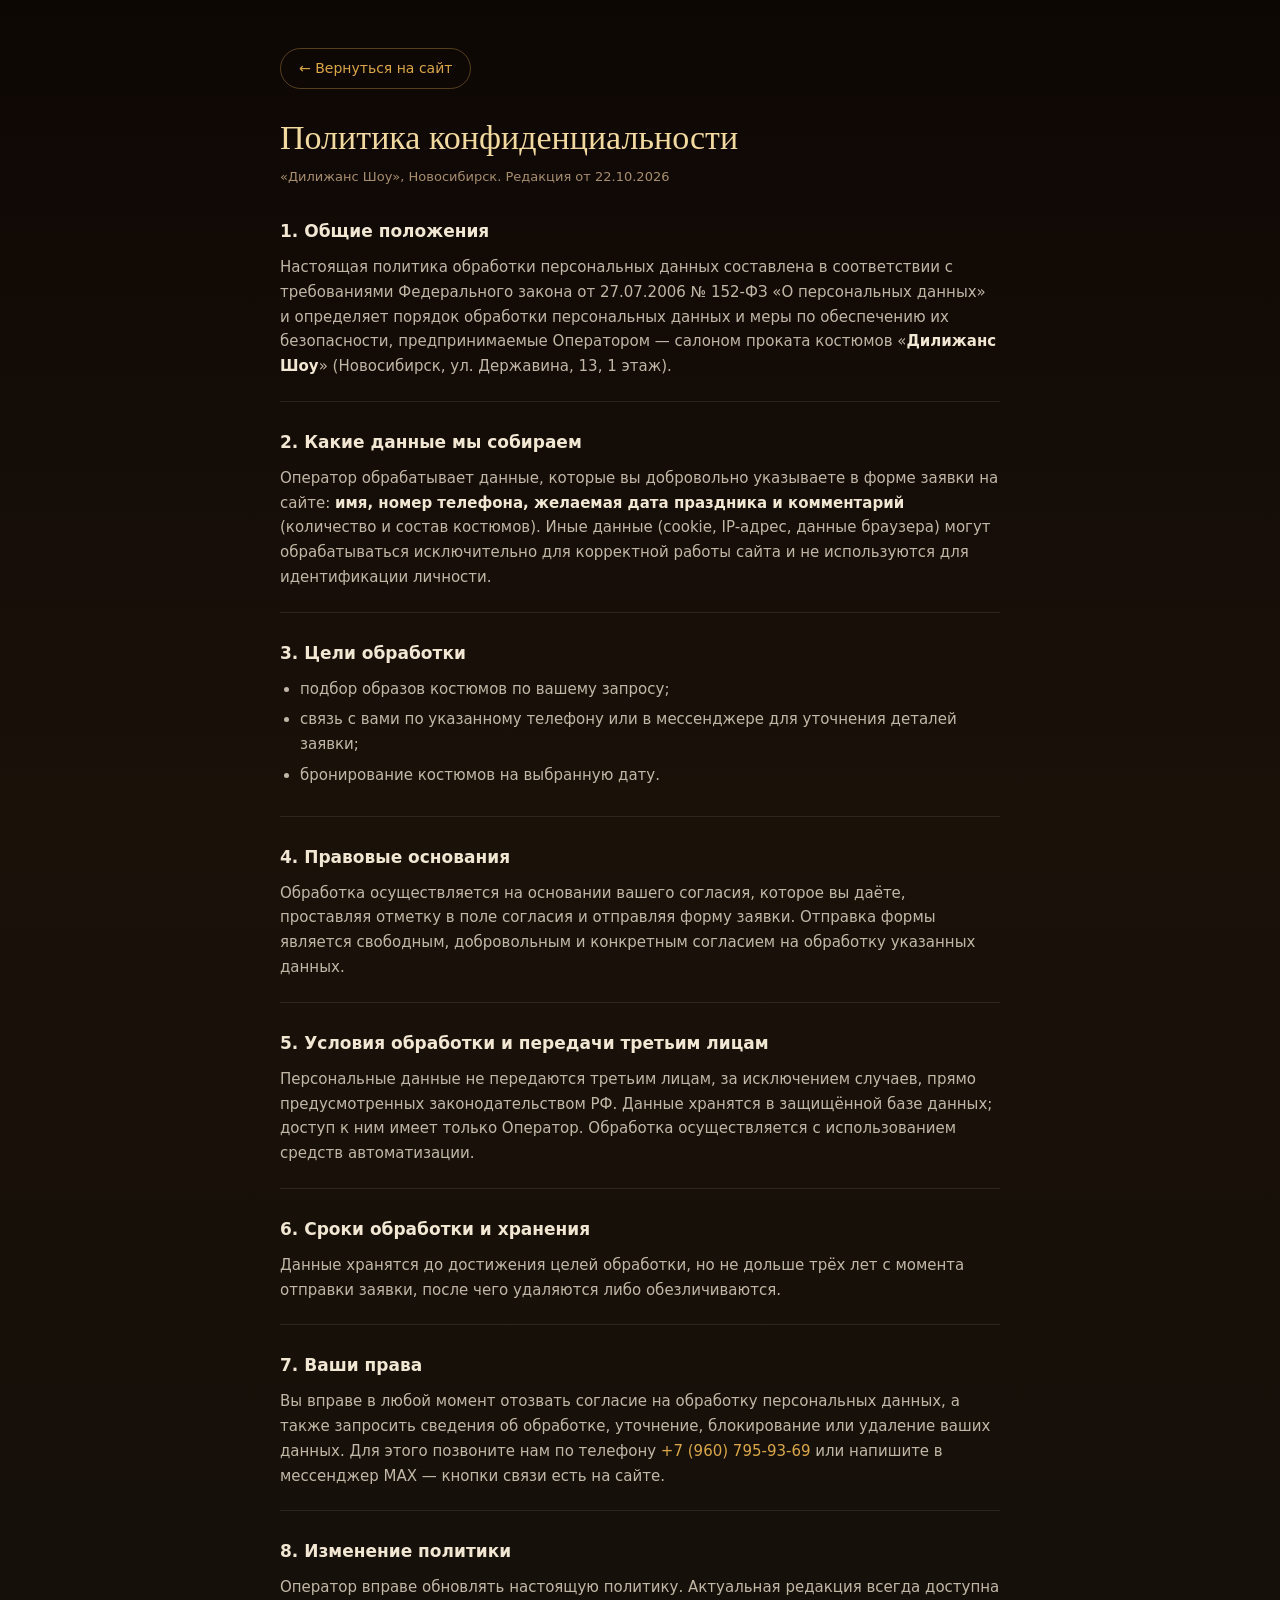
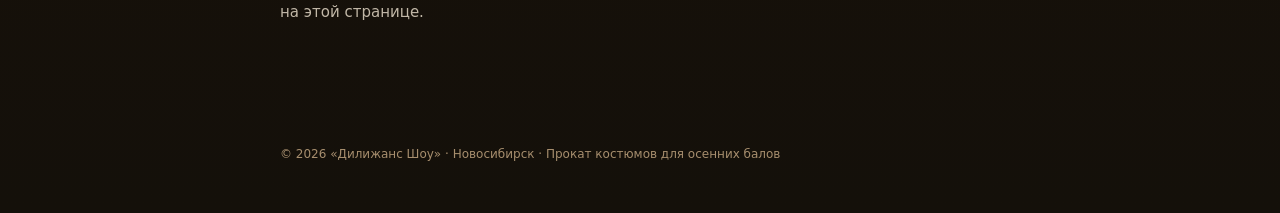
<file: privacy.html>
<!DOCTYPE html>
<html lang="ru">
<head>
  <meta charset="utf-8" />
  <meta name="viewport" content="width=device-width, initial-scale=1" />
  <title>Политика конфиденциальности | Дилижанс Шоу — прокат костюмов, Новосибирск</title>
  <meta name="description" content="Политика обработки персональных данных салона проката костюмов «Дилижанс Шоу» (Новосибирск, ул. Державина, 13) согласно 152-ФЗ." />
  <meta name="robots" content="noindex" />
  <link rel="icon" href="/favicon.png" />
  <style>
    :root {
      --bg: #0d0704;
      --bg-warm: #1a1109;
      --cream: #f2e7d3;
      --cream-soft: rgba(242, 231, 211, 0.78);
      --muted: #a78e6e;
      --gold: #d9a648;
      --gold-soft: #f2d9a0;
      --border: rgba(255, 255, 255, 0.09);
    }
    * { box-sizing: border-box; margin: 0; padding: 0; }
    html { color-scheme: dark; scroll-behavior: smooth; }
    body {
      font-family: "Segoe UI", system-ui, -apple-system, Roboto, Arial, sans-serif;
      background: linear-gradient(to bottom, var(--bg) 0%, var(--bg-warm) 45%, #14100a 100%);
      color: var(--cream);
      line-height: 1.65;
      min-height: 100vh;
    }
    .page { max-width: 760px; margin: 0 auto; padding: 48px 20px 72px; }
    .back {
      display: inline-flex; align-items: center; gap: 8px;
      color: var(--gold); text-decoration: none; font-size: 14px;
      border: 1px solid rgba(217, 166, 72, 0.35); border-radius: 999px;
      padding: 8px 18px; transition: background .25s, border-color .25s;
    }
    .back:hover { background: rgba(217, 166, 72, 0.12); border-color: var(--gold); }
    h1 {
      font-family: Georgia, "Times New Roman", serif;
      font-weight: 400; font-size: clamp(26px, 5vw, 34px);
      line-height: 1.25; margin: 28px 0 6px; color: var(--gold-soft);
    }
    .edition { color: var(--muted); font-size: 13px; margin-bottom: 30px; }
    section { margin-bottom: 26px; padding-bottom: 22px; border-bottom: 1px solid var(--border); }
    section:last-of-type { border-bottom: none; }
    h2 { font-size: 17px; font-weight: 600; color: var(--cream); margin-bottom: 10px; }
    p, li { font-size: 15px; color: var(--cream-soft); }
    ul { padding-left: 20px; margin-top: 8px; }
    li { margin-bottom: 6px; }
    strong { color: var(--cream); }
    .contact { color: var(--gold); text-decoration: none; }
    .contact:hover { text-decoration: underline; }
    footer {
      max-width: 760px; margin: 0 auto; padding: 0 20px 48px;
      color: var(--muted); font-size: 12px;
    }
  </style>
</head>
<body>
  <div class="page">
    <a class="back" href="/">&#8592; Вернуться на сайт</a>
    <h1>Политика конфиденциальности</h1>
    <p class="edition">«Дилижанс Шоу», Новосибирск. Редакция от 22.10.2026</p>

    <section>
      <h2>1. Общие положения</h2>
      <p>
        Настоящая политика обработки персональных данных составлена в соответствии
        с требованиями Федерального закона от 27.07.2006 № 152-ФЗ «О персональных
        данных» и определяет порядок обработки персональных данных и меры по
        обеспечению их безопасности, предпринимаемые Оператором — салоном проката
        костюмов «<strong>Дилижанс Шоу</strong>» (Новосибирск, ул. Державина, 13, 1 этаж).
      </p>
    </section>

    <section>
      <h2>2. Какие данные мы собираем</h2>
      <p>
        Оператор обрабатывает данные, которые вы добровольно указываете в форме
        заявки на сайте: <strong>имя, номер телефона, желаемая дата праздника и
        комментарий</strong> (количество и состав костюмов). Иные данные (cookie,
        IP-адрес, данные браузера) могут обрабатываться исключительно для
        корректной работы сайта и не используются для идентификации личности.
      </p>
    </section>

    <section>
      <h2>3. Цели обработки</h2>
      <ul>
        <li>подбор образов костюмов по вашему запросу;</li>
        <li>связь с вами по указанному телефону или в мессенджере для уточнения деталей заявки;</li>
        <li>бронирование костюмов на выбранную дату.</li>
      </ul>
    </section>

    <section>
      <h2>4. Правовые основания</h2>
      <p>
        Обработка осуществляется на основании вашего согласия, которое вы даёте,
        проставляя отметку в поле согласия и отправляя форму заявки. Отправка
        формы является свободным, добровольным и конкретным согласием на
        обработку указанных данных.
      </p>
    </section>

    <section>
      <h2>5. Условия обработки и передачи третьим лицам</h2>
      <p>
        Персональные данные не передаются третьим лицам, за исключением случаев,
        прямо предусмотренных законодательством РФ. Данные хранятся в защищённой
        базе данных; доступ к ним имеет только Оператор. Обработка осуществляется
        с использованием средств автоматизации.
      </p>
    </section>

    <section>
      <h2>6. Сроки обработки и хранения</h2>
      <p>
        Данные хранятся до достижения целей обработки, но не дольше трёх лет
        с момента отправки заявки, после чего удаляются либо обезличиваются.
      </p>
    </section>

    <section>
      <h2>7. Ваши права</h2>
      <p>
        Вы вправе в любой момент отозвать согласие на обработку персональных
        данных, а также запросить сведения об обработке, уточнение, блокирование
        или удаление ваших данных. Для этого позвоните нам по телефону
        <a class="contact" href="tel:+79607959369">+7 (960) 795-93-69</a>
        или напишите в мессенджер MAX — кнопки связи есть на сайте.
      </p>
    </section>

    <section>
      <h2>8. Изменение политики</h2>
      <p>
        Оператор вправе обновлять настоящую политику. Актуальная редакция всегда
        доступна на этой странице.
      </p>
    </section>
  </div>
  <footer>© 2026 «Дилижанс Шоу» · Новосибирск · Прокат костюмов для осенних балов</footer>
</body>
</html>
</file>
<file: _next/static/chunks/9f50cdadc7d1470e.css>
@font-face{font-family:Prata;font-style:normal;font-weight:400;font-display:swap;src:url(../media/3fcea565cfce403b-s.188629b2.woff2)format("woff2");unicode-range:U+460-52F,U+1C80-1C8A,U+20B4,U+2DE0-2DFF,U+A640-A69F,U+FE2E-FE2F}@font-face{font-family:Prata;font-style:normal;font-weight:400;font-display:swap;src:url(../media/44af270ac9d55e91-s.p.ee799cec.woff2)format("woff2");unicode-range:U+301,U+400-45F,U+490-491,U+4B0-4B1,U+2116}@font-face{font-family:Prata;font-style:normal;font-weight:400;font-display:swap;src:url(../media/68aff7b3a1ec3262-s.354f4ea6.woff2)format("woff2");unicode-range:U+102-103,U+110-111,U+128-129,U+168-169,U+1A0-1A1,U+1AF-1B0,U+300-301,U+303-304,U+308-309,U+323,U+329,U+1EA0-1EF9,U+20AB}@font-face{font-family:Prata;font-style:normal;font-weight:400;font-display:swap;src:url(../media/68019c21ced96fa9-s.p.7b4581b3.woff2)format("woff2");unicode-range:U+??,U+131,U+152-153,U+2BB-2BC,U+2C6,U+2DA,U+2DC,U+304,U+308,U+329,U+2000-206F,U+20AC,U+2122,U+2191,U+2193,U+2212,U+2215,U+FEFF,U+FFFD}@font-face{font-family:Prata Fallback;src:local(Times New Roman);ascent-override:83.87%;descent-override:30.57%;line-gap-override:0.0%;size-adjust:118.4%}.prata_b34b4a11-module__yY9oaq__className{font-family:Prata,Prata Fallback;font-style:normal;font-weight:400}.prata_b34b4a11-module__yY9oaq__variable{--font-display:"Prata","Prata Fallback"}
@font-face{font-family:Onest;font-style:normal;font-weight:100 900;font-display:swap;src:url(../media/4084ce120da2621a-s.829e622f.woff2)format("woff2");unicode-range:U+460-52F,U+1C80-1C8A,U+20B4,U+2DE0-2DFF,U+A640-A69F,U+FE2E-FE2F}@font-face{font-family:Onest;font-style:normal;font-weight:100 900;font-display:swap;src:url(../media/16d91c780434f2ce-s.p.b7df561f.woff2)format("woff2");unicode-range:U+301,U+400-45F,U+490-491,U+4B0-4B1,U+2116}@font-face{font-family:Onest;font-style:normal;font-weight:100 900;font-display:swap;src:url(../media/a45e4938f2a14ebd-s.1a8d3fb3.woff2)format("woff2");unicode-range:U+302-303,U+305,U+307-308,U+310,U+312,U+315,U+31A,U+326-327,U+32C,U+32F-330,U+332-333,U+338,U+33A,U+346,U+34D,U+391-3A1,U+3A3-3A9,U+3B1-3C9,U+3D1,U+3D5-3D6,U+3F0-3F1,U+3F4-3F5,U+2016-2017,U+2034-2038,U+203C,U+2040,U+2043,U+2047,U+2050,U+2057,U+205F,U+2070-2071,U+2074-209F,U+20D0-20DC,U+20E1,U+20E5-20EF,U+2100-2112,U+2114-2115,U+2117-2121,U+2123-214F,U+2190,U+2192,U+2194-21AE,U+21B0-21E5,U+21F1-21F2,U+21F4-2211,U+2213-2214,U+2216-22FF,U+2308-230B,U+2310,U+2319,U+231C-2321,U+2336-237A,U+237C,U+2395,U+239B-23B7,U+23D0,U+23DC-23E1,U+2474-2475,U+25AF,U+25B3,U+25B7,U+25BD,U+25C1,U+25CA,U+25CC,U+25FB,U+266D-266F,U+27C0-27FF,U+2900-2AFF,U+2B0E-2B11,U+2B30-2B4C,U+2BFE,U+3030,U+FF5B,U+FF5D,U+1D400-1D7FF,U+1EE??}@font-face{font-family:Onest;font-style:normal;font-weight:100 900;font-display:swap;src:url(../media/611a8bd7707cff25-s.2e2f81f8.woff2)format("woff2");unicode-range:U+1-C,U+E-1F,U+7F-9F,U+20DD-20E0,U+20E2-20E4,U+2150-218F,U+2190,U+2192,U+2194-2199,U+21AF,U+21E6-21F0,U+21F3,U+2218-2219,U+2299,U+22C4-22C6,U+2300-243F,U+2440-244A,U+2460-24FF,U+25A0-27BF,U+28??,U+2921-2922,U+2981,U+29BF,U+29EB,U+2B??,U+4DC0-4DFF,U+FFF9-FFFB,U+10140-1018E,U+10190-1019C,U+101A0,U+101D0-101FD,U+102E0-102FB,U+10E60-10E7E,U+1D2C0-1D2D3,U+1D2E0-1D37F,U+1F0??,U+1F100-1F1AE,U+1F1E6-1F1FF,U+1F30D-1F30F,U+1F315,U+1F31C,U+1F31E,U+1F320-1F32C,U+1F336,U+1F378,U+1F37D,U+1F382,U+1F393-1F39F,U+1F3A7-1F3A8,U+1F3AC-1F3AF,U+1F3C2,U+1F3C4-1F3C6,U+1F3CA-1F3CE,U+1F3D4-1F3E0,U+1F3ED,U+1F3F1-1F3F3,U+1F3F5-1F3F7,U+1F408,U+1F415,U+1F41F,U+1F426,U+1F43F,U+1F441-1F442,U+1F444,U+1F446-1F449,U+1F44C-1F44E,U+1F453,U+1F46A,U+1F47D,U+1F4A3,U+1F4B0,U+1F4B3,U+1F4B9,U+1F4BB,U+1F4BF,U+1F4C8-1F4CB,U+1F4D6,U+1F4DA,U+1F4DF,U+1F4E3-1F4E6,U+1F4EA-1F4ED,U+1F4F7,U+1F4F9-1F4FB,U+1F4FD-1F4FE,U+1F503,U+1F507-1F50B,U+1F50D,U+1F512-1F513,U+1F53E-1F54A,U+1F54F-1F5FA,U+1F610,U+1F650-1F67F,U+1F687,U+1F68D,U+1F691,U+1F694,U+1F698,U+1F6AD,U+1F6B2,U+1F6B9-1F6BA,U+1F6BC,U+1F6C6-1F6CF,U+1F6D3-1F6D7,U+1F6E0-1F6EA,U+1F6F0-1F6F3,U+1F6F7-1F6FC,U+1F700-1F80B,U+1F810-1F847,U+1F850-1F859,U+1F860-1F887,U+1F890-1F8AD,U+1F8B0-1F8BB,U+1F8C0-1F8C1,U+1F8D0-1F8D8,U+1F900-1F90B,U+1F93B,U+1F946,U+1F984,U+1F996,U+1F9E9,U+1FA00-1FA6F,U+1FA70-1FA7C,U+1FA80-1FAC6,U+1FAC8,U+1FACC-1FADD,U+1FADF-1FAEB,U+1FAEF-1FAFA,U+1FB??}@font-face{font-family:Onest;font-style:normal;font-weight:100 900;font-display:swap;src:url(../media/4d81d00cb6dc755c-s.e9a126a2.woff2)format("woff2");unicode-range:U+102-103,U+110-111,U+128-129,U+168-169,U+1A0-1A1,U+1AF-1B0,U+300-301,U+303-304,U+308-309,U+323,U+329,U+1EA0-1EF9,U+20AB}@font-face{font-family:Onest;font-style:normal;font-weight:100 900;font-display:swap;src:url(../media/ef79401ea952b7f0-s.41acb371.woff2)format("woff2");unicode-range:U+100-2BA,U+2BD-2C5,U+2C7-2CC,U+2CE-2D7,U+2DD-2FF,U+304,U+308,U+329,U+1D00-1DBF,U+1E00-1E9F,U+1EF2-1EFF,U+2020,U+20A0-20AB,U+20AD-20C4,U+2113,U+2C60-2C7F,U+A720-A7FF}@font-face{font-family:Onest;font-style:normal;font-weight:100 900;font-display:swap;src:url(../media/8800dfc60902df36-s.p.d48c4d68.woff2)format("woff2");unicode-range:U+??,U+131,U+152-153,U+2BB-2BC,U+2C6,U+2DA,U+2DC,U+304,U+308,U+329,U+2000-206F,U+20AC,U+2122,U+2191,U+2193,U+2212,U+2215,U+FEFF,U+FFFD}@font-face{font-family:Onest Fallback;src:local(Arial);ascent-override:92.2%;descent-override:28.99%;line-gap-override:0.0%;size-adjust:105.2%}.onest_e62e098e-module__PmotMW__className{font-family:Onest,Onest Fallback;font-style:normal}.onest_e62e098e-module__PmotMW__variable{--font-body:"Onest","Onest Fallback"}
</file>
<file: _next/static/chunks/0850a4e8f589237d.css>
@layer properties{@supports (((-webkit-hyphens:none)) and (not (margin-trim:inline))) or ((-moz-orient:inline) and (not (color:rgb(from red r g b)))){*,:before,:after,::backdrop{--tw-translate-x:0;--tw-translate-y:0;--tw-translate-z:0;--tw-rotate-x:initial;--tw-rotate-y:initial;--tw-rotate-z:initial;--tw-skew-x:initial;--tw-skew-y:initial;--tw-space-x-reverse:0;--tw-border-style:solid;--tw-gradient-position:initial;--tw-gradient-from:#0000;--tw-gradient-via:#0000;--tw-gradient-to:#0000;--tw-gradient-stops:initial;--tw-gradient-via-stops:initial;--tw-gradient-from-position:0%;--tw-gradient-via-position:50%;--tw-gradient-to-position:100%;--tw-leading:initial;--tw-font-weight:initial;--tw-tracking:initial;--tw-ordinal:initial;--tw-slashed-zero:initial;--tw-numeric-figure:initial;--tw-numeric-spacing:initial;--tw-numeric-fraction:initial;--tw-shadow:0 0 #0000;--tw-shadow-color:initial;--tw-shadow-alpha:100%;--tw-inset-shadow:0 0 #0000;--tw-inset-shadow-color:initial;--tw-inset-shadow-alpha:100%;--tw-ring-color:initial;--tw-ring-shadow:0 0 #0000;--tw-inset-ring-color:initial;--tw-inset-ring-shadow:0 0 #0000;--tw-ring-inset:initial;--tw-ring-offset-width:0px;--tw-ring-offset-color:#fff;--tw-ring-offset-shadow:0 0 #0000;--tw-outline-style:solid;--tw-blur:initial;--tw-brightness:initial;--tw-contrast:initial;--tw-grayscale:initial;--tw-hue-rotate:initial;--tw-invert:initial;--tw-opacity:initial;--tw-saturate:initial;--tw-sepia:initial;--tw-drop-shadow:initial;--tw-drop-shadow-color:initial;--tw-drop-shadow-alpha:100%;--tw-drop-shadow-size:initial;--tw-backdrop-blur:initial;--tw-backdrop-brightness:initial;--tw-backdrop-contrast:initial;--tw-backdrop-grayscale:initial;--tw-backdrop-hue-rotate:initial;--tw-backdrop-invert:initial;--tw-backdrop-opacity:initial;--tw-backdrop-saturate:initial;--tw-backdrop-sepia:initial;--tw-duration:initial;--tw-ease:initial;--tw-scale-x:1;--tw-scale-y:1;--tw-scale-z:1;--tw-content:"";--tw-animation-delay:0s;--tw-animation-direction:normal;--tw-animation-duration:initial;--tw-animation-fill-mode:none;--tw-animation-iteration-count:1;--tw-enter-blur:0;--tw-enter-opacity:1;--tw-enter-rotate:0;--tw-enter-scale:1;--tw-enter-translate-x:0;--tw-enter-translate-y:0;--tw-exit-blur:0;--tw-exit-opacity:1;--tw-exit-rotate:0;--tw-exit-scale:1;--tw-exit-translate-x:0;--tw-exit-translate-y:0}}}@layer theme{:root,:host{--color-red-50:#fef2f2;--color-red-300:#ffa3a3;--color-red-400:#ff6568;--color-red-600:#e40014;--color-black:#000;--color-white:#fff;--spacing:.25rem;--container-xs:20rem;--container-sm:24rem;--container-md:28rem;--container-lg:32rem;--container-xl:36rem;--container-2xl:42rem;--container-3xl:48rem;--container-6xl:72rem;--text-xs:.75rem;--text-xs--line-height:calc(1/.75);--text-sm:.875rem;--text-sm--line-height:calc(1.25/.875);--text-base:1rem;--text-base--line-height:calc(1.5/1);--text-lg:1.125rem;--text-lg--line-height:calc(1.75/1.125);--text-xl:1.25rem;--text-xl--line-height:calc(1.75/1.25);--text-2xl:1.5rem;--text-2xl--line-height:calc(2/1.5);--text-3xl:1.875rem;--text-3xl--line-height:calc(2.25/1.875);--text-4xl:2.25rem;--text-4xl--line-height:calc(2.5/2.25);--text-5xl:3rem;--text-5xl--line-height:1;--text-6xl:3.75rem;--text-6xl--line-height:1;--font-weight-normal:400;--font-weight-medium:500;--font-weight-semibold:600;--tracking-tight:-.025em;--tracking-wider:.05em;--tracking-widest:.1em;--leading-tight:1.25;--leading-snug:1.375;--leading-relaxed:1.625;--radius-xs:.125rem;--radius-2xl:1rem;--radius-3xl:1.5rem;--ease-in-out:cubic-bezier(.4,0,.2,1);--animate-spin:spin 1s linear infinite;--animate-pulse:pulse 2s cubic-bezier(.4,0,.6,1)infinite;--blur-sm:8px;--blur-md:12px;--blur-xl:24px;--aspect-video:16/9;--default-transition-duration:.15s;--default-transition-timing-function:cubic-bezier(.4,0,.2,1);--default-font-family:var(--font-body);--default-mono-font-family:var(--font-geist-mono);--font-display:var(--font-display);--color-border:var(--border)}@supports (color:lab(0% 0 0)){:root,:host{--color-red-50:lab(96.5005% 4.18508 1.52328);--color-red-300:lab(76.5514% 36.422 15.5335);--color-red-400:lab(63.7053% 60.745 31.3109);--color-red-600:lab(48.4493% 77.4328 61.5452)}}}@layer base{*,:after,:before,::backdrop{box-sizing:border-box;border:0 solid;margin:0;padding:0}::file-selector-button{box-sizing:border-box;border:0 solid;margin:0;padding:0}html,:host{-webkit-text-size-adjust:100%;tab-size:4;line-height:1.5;font-family:var(--default-font-family,ui-sans-serif,system-ui,sans-serif,"Apple Color Emoji","Segoe UI Emoji","Segoe UI Symbol","Noto Color Emoji");font-feature-settings:var(--default-font-feature-settings,normal);font-variation-settings:var(--default-font-variation-settings,normal);-webkit-tap-highlight-color:transparent}hr{height:0;color:inherit;border-top-width:1px}abbr:where([title]){-webkit-text-decoration:underline dotted;text-decoration:underline dotted}h1,h2,h3,h4,h5,h6{font-size:inherit;font-weight:inherit}a{color:inherit;-webkit-text-decoration:inherit;-webkit-text-decoration:inherit;-webkit-text-decoration:inherit;-webkit-text-decoration:inherit;text-decoration:inherit}b,strong{font-weight:bolder}code,kbd,samp,pre{font-family:var(--default-mono-font-family,ui-monospace,SFMono-Regular,Menlo,Monaco,Consolas,"Liberation Mono","Courier New",monospace);font-feature-settings:var(--default-mono-font-feature-settings,normal);font-variation-settings:var(--default-mono-font-variation-settings,normal);font-size:1em}small{font-size:80%}sub,sup{vertical-align:baseline;font-size:75%;line-height:0;position:relative}sub{bottom:-.25em}sup{top:-.5em}table{text-indent:0;border-color:inherit;border-collapse:collapse}:-moz-focusring{outline:auto}progress{vertical-align:baseline}summary{display:list-item}ol,ul,menu{list-style:none}img,svg,video,canvas,audio,iframe,embed,object{vertical-align:middle;display:block}img,video{max-width:100%;height:auto}button,input,select,optgroup,textarea{font:inherit;font-feature-settings:inherit;font-variation-settings:inherit;letter-spacing:inherit;color:inherit;opacity:1;background-color:#0000;border-radius:0}::file-selector-button{font:inherit;font-feature-settings:inherit;font-variation-settings:inherit;letter-spacing:inherit;color:inherit;opacity:1;background-color:#0000;border-radius:0}:where(select:is([multiple],[size])) optgroup{font-weight:bolder}:where(select:is([multiple],[size])) optgroup option{padding-inline-start:20px}::file-selector-button{margin-inline-end:4px}::placeholder{opacity:1}@supports (not ((-webkit-appearance:-apple-pay-button))) or (contain-intrinsic-size:1px){::placeholder{color:currentColor}@supports (color:color-mix(in lab, red, red)){::placeholder{color:color-mix(in oklab,currentcolor 50%,transparent)}}}textarea{resize:vertical}::-webkit-search-decoration{-webkit-appearance:none}::-webkit-date-and-time-value{min-height:1lh;text-align:inherit}::-webkit-datetime-edit{display:inline-flex}::-webkit-datetime-edit-fields-wrapper{padding:0}::-webkit-datetime-edit{padding-block:0}::-webkit-datetime-edit-year-field{padding-block:0}::-webkit-datetime-edit-month-field{padding-block:0}::-webkit-datetime-edit-day-field{padding-block:0}::-webkit-datetime-edit-hour-field{padding-block:0}::-webkit-datetime-edit-minute-field{padding-block:0}::-webkit-datetime-edit-second-field{padding-block:0}::-webkit-datetime-edit-millisecond-field{padding-block:0}::-webkit-datetime-edit-meridiem-field{padding-block:0}::-webkit-calendar-picker-indicator{line-height:1}:-moz-ui-invalid{box-shadow:none}button,input:where([type=button],[type=reset],[type=submit]){appearance:button}::file-selector-button{appearance:button}::-webkit-inner-spin-button{height:auto}::-webkit-outer-spin-button{height:auto}[hidden]:where(:not([hidden=until-found])){display:none!important}*{border-color:var(--border);outline-color:var(--ring)}@supports (color:color-mix(in lab, red, red)){*{outline-color:color-mix(in oklab,var(--ring)50%,transparent)}}html{scroll-behavior:smooth;--lightningcss-light: ;--lightningcss-dark:initial;color-scheme:dark;scroll-padding-top:92px}body{background-color:var(--background);color:var(--foreground)}::selection{color:#f8efdc;background:#d9a6484d}}@layer components;@layer utilities{.\@container\/card-header{container:card-header/inline-size}.pointer-events-auto{pointer-events:auto}.pointer-events-none{pointer-events:none}.invisible{visibility:hidden}.visible{visibility:visible}.sr-only{clip-path:inset(50%);white-space:nowrap;border-width:0;width:1px;height:1px;margin:-1px;padding:0;position:absolute;overflow:hidden}.absolute{position:absolute}.fixed{position:fixed}.relative{position:relative}.sticky{position:sticky}.inset-0{inset:calc(var(--spacing)*0)}.inset-x-0{inset-inline:calc(var(--spacing)*0)}.inset-y-0{inset-block:calc(var(--spacing)*0)}.-top-12{top:calc(var(--spacing)*-12)}.top-0{top:calc(var(--spacing)*0)}.top-1{top:calc(var(--spacing)*1)}.top-1\.5{top:calc(var(--spacing)*1.5)}.top-1\/2{top:50%}.top-3\.5{top:calc(var(--spacing)*3.5)}.top-4{top:calc(var(--spacing)*4)}.top-6{top:calc(var(--spacing)*6)}.top-\[1px\]{top:1px}.top-\[50\%\]{top:50%}.top-\[60\%\]{top:60%}.top-\[80vh\]{top:80vh}.top-full{top:100%}.-right-12{right:calc(var(--spacing)*-12)}.right-0{right:calc(var(--spacing)*0)}.right-1{right:calc(var(--spacing)*1)}.right-2{right:calc(var(--spacing)*2)}.right-3{right:calc(var(--spacing)*3)}.right-4{right:calc(var(--spacing)*4)}.right-7{right:calc(var(--spacing)*7)}.-bottom-12{bottom:calc(var(--spacing)*-12)}.bottom-0{bottom:calc(var(--spacing)*0)}.bottom-6{bottom:calc(var(--spacing)*6)}.bottom-7{bottom:calc(var(--spacing)*7)}.-left-12{left:calc(var(--spacing)*-12)}.-left-\[9999px\]{left:-9999px}.left-0{left:calc(var(--spacing)*0)}.left-1\/2{left:50%}.left-2{left:calc(var(--spacing)*2)}.left-\[27px\]{left:27px}.left-\[50\%\]{left:50%}.isolate{isolation:isolate}.-z-10{z-index:calc(10*-1)}.z-10{z-index:10}.z-20{z-index:20}.z-50{z-index:50}.z-\[1\]{z-index:1}.z-\[100\]{z-index:100}.col-start-2{grid-column-start:2}.row-span-2{grid-row:span 2/span 2}.row-start-1{grid-row-start:1}.-mx-1{margin-inline:calc(var(--spacing)*-1)}.mx-2{margin-inline:calc(var(--spacing)*2)}.mx-3{margin-inline:calc(var(--spacing)*3)}.mx-3\.5{margin-inline:calc(var(--spacing)*3.5)}.mx-auto{margin-inline:auto}.my-0\.5{margin-block:calc(var(--spacing)*.5)}.my-1{margin-block:calc(var(--spacing)*1)}.-mt-4{margin-top:calc(var(--spacing)*-4)}.mt-0\.5{margin-top:calc(var(--spacing)*.5)}.mt-1{margin-top:calc(var(--spacing)*1)}.mt-1\.5{margin-top:calc(var(--spacing)*1.5)}.mt-2{margin-top:calc(var(--spacing)*2)}.mt-3{margin-top:calc(var(--spacing)*3)}.mt-4{margin-top:calc(var(--spacing)*4)}.mt-5{margin-top:calc(var(--spacing)*5)}.mt-6{margin-top:calc(var(--spacing)*6)}.mt-7{margin-top:calc(var(--spacing)*7)}.mt-8{margin-top:calc(var(--spacing)*8)}.mt-10{margin-top:calc(var(--spacing)*10)}.mt-14{margin-top:calc(var(--spacing)*14)}.mt-\[7px\]{margin-top:7px}.mt-auto{margin-top:auto}.mr-2{margin-right:calc(var(--spacing)*2)}.mr-2\.5{margin-right:calc(var(--spacing)*2.5)}.mb-2{margin-bottom:calc(var(--spacing)*2)}.mb-3{margin-bottom:calc(var(--spacing)*3)}.-ml-4{margin-left:calc(var(--spacing)*-4)}.-ml-5{margin-left:calc(var(--spacing)*-5)}.ml-1{margin-left:calc(var(--spacing)*1)}.ml-auto{margin-left:auto}.line-clamp-1{-webkit-line-clamp:1;-webkit-box-orient:vertical;display:-webkit-box;overflow:hidden}.block{display:block}.contents{display:contents}.flex{display:flex}.grid{display:grid}.hidden{display:none}.inline-block{display:inline-block}.inline-flex{display:inline-flex}.table{display:table}.table-caption{display:table-caption}.table-cell{display:table-cell}.table-row{display:table-row}.field-sizing-content{field-sizing:content}.aspect-\[2\/3\]{aspect-ratio:2/3}.aspect-\[3\/4\]{aspect-ratio:3/4}.aspect-square{aspect-ratio:1}.aspect-video{aspect-ratio:var(--aspect-video)}.size-\(--cell-size\){width:var(--cell-size);height:var(--cell-size)}.size-2{width:calc(var(--spacing)*2);height:calc(var(--spacing)*2)}.size-2\.5{width:calc(var(--spacing)*2.5);height:calc(var(--spacing)*2.5)}.size-3{width:calc(var(--spacing)*3);height:calc(var(--spacing)*3)}.size-3\.5{width:calc(var(--spacing)*3.5);height:calc(var(--spacing)*3.5)}.size-4{width:calc(var(--spacing)*4);height:calc(var(--spacing)*4)}.size-7{width:calc(var(--spacing)*7);height:calc(var(--spacing)*7)}.size-8{width:calc(var(--spacing)*8);height:calc(var(--spacing)*8)}.size-9{width:calc(var(--spacing)*9);height:calc(var(--spacing)*9)}.size-auto{width:auto;height:auto}.size-full{width:100%;height:100%}.h-\(--cell-size\){height:var(--cell-size)}.h-0{height:calc(var(--spacing)*0)}.h-1\.5{height:calc(var(--spacing)*1.5)}.h-2{height:calc(var(--spacing)*2)}.h-2\.5{height:calc(var(--spacing)*2.5)}.h-4{height:calc(var(--spacing)*4)}.h-5{height:calc(var(--spacing)*5)}.h-7{height:calc(var(--spacing)*7)}.h-8{height:calc(var(--spacing)*8)}.h-9{height:calc(var(--spacing)*9)}.h-10{height:calc(var(--spacing)*10)}.h-11{height:calc(var(--spacing)*11)}.h-12{height:calc(var(--spacing)*12)}.h-13{height:calc(var(--spacing)*13)}.h-14{height:calc(var(--spacing)*14)}.h-16{height:calc(var(--spacing)*16)}.h-44{height:calc(var(--spacing)*44)}.h-\[1\.15rem\]{height:1.15rem}.h-\[55\%\]{height:55%}.h-\[76px\]{height:76px}.h-\[130vh\]{height:130vh}.h-\[420px\]{height:420px}.h-\[calc\(100\%-1px\)\]{height:calc(100% - 1px)}.h-\[var\(--radix-navigation-menu-viewport-height\)\]{height:var(--radix-navigation-menu-viewport-height)}.h-\[var\(--radix-select-trigger-height\)\]{height:var(--radix-select-trigger-height)}.h-auto{height:auto}.h-full{height:100%}.h-px{height:1px}.h-svh{height:100svh}.max-h-\(--radix-context-menu-content-available-height\){max-height:var(--radix-context-menu-content-available-height)}.max-h-\(--radix-dropdown-menu-content-available-height\){max-height:var(--radix-dropdown-menu-content-available-height)}.max-h-\(--radix-select-content-available-height\){max-height:var(--radix-select-content-available-height)}.max-h-\[300px\]{max-height:300px}.max-h-screen{max-height:100vh}.min-h-0{min-height:calc(var(--spacing)*0)}.min-h-4{min-height:calc(var(--spacing)*4)}.min-h-16{min-height:calc(var(--spacing)*16)}.min-h-\[100svh\]{min-height:100svh}.min-h-\[340px\]{min-height:340px}.min-h-\[460px\]{min-height:460px}.min-h-screen{min-height:100vh}.min-h-svh{min-height:100svh}.w-\(--cell-size\){width:var(--cell-size)}.w-\(--sidebar-width\){width:var(--sidebar-width)}.w-0{width:calc(var(--spacing)*0)}.w-1{width:calc(var(--spacing)*1)}.w-1\.5{width:calc(var(--spacing)*1.5)}.w-2{width:calc(var(--spacing)*2)}.w-2\.5{width:calc(var(--spacing)*2.5)}.w-3{width:calc(var(--spacing)*3)}.w-3\/4{width:75%}.w-4{width:calc(var(--spacing)*4)}.w-5{width:calc(var(--spacing)*5)}.w-7{width:calc(var(--spacing)*7)}.w-8{width:calc(var(--spacing)*8)}.w-9{width:calc(var(--spacing)*9)}.w-10{width:calc(var(--spacing)*10)}.w-11{width:calc(var(--spacing)*11)}.w-12{width:calc(var(--spacing)*12)}.w-14{width:calc(var(--spacing)*14)}.w-16{width:calc(var(--spacing)*16)}.w-64{width:calc(var(--spacing)*64)}.w-72{width:calc(var(--spacing)*72)}.w-\[100px\]{width:100px}.w-\[300px\]{width:300px}.w-\[720px\]{width:720px}.w-auto{width:auto}.w-fit{width:fit-content}.w-full{width:100%}.w-max{width:max-content}.w-px{width:1px}.max-w-\(--skeleton-width\){max-width:var(--skeleton-width)}.max-w-2xl{max-width:var(--container-2xl)}.max-w-3xl{max-width:var(--container-3xl)}.max-w-6xl{max-width:var(--container-6xl)}.max-w-\[calc\(100\%-2rem\)\]{max-width:calc(100% - 2rem)}.max-w-lg{max-width:var(--container-lg)}.max-w-max{max-width:max-content}.max-w-md{max-width:var(--container-md)}.max-w-sm{max-width:var(--container-sm)}.max-w-xl{max-width:var(--container-xl)}.max-w-xs{max-width:var(--container-xs)}.min-w-\(--cell-size\){min-width:var(--cell-size)}.min-w-0{min-width:calc(var(--spacing)*0)}.min-w-5{min-width:calc(var(--spacing)*5)}.min-w-8{min-width:calc(var(--spacing)*8)}.min-w-9{min-width:calc(var(--spacing)*9)}.min-w-10{min-width:calc(var(--spacing)*10)}.min-w-\[8rem\]{min-width:8rem}.min-w-\[12rem\]{min-width:12rem}.min-w-\[var\(--radix-select-trigger-width\)\]{min-width:var(--radix-select-trigger-width)}.flex-1{flex:1}.shrink{flex-shrink:1}.shrink-0{flex-shrink:0}.grow{flex-grow:1}.grow-0{flex-grow:0}.basis-full{flex-basis:100%}.caption-bottom{caption-side:bottom}.border-collapse{border-collapse:collapse}.origin-\(--radix-context-menu-content-transform-origin\){transform-origin:var(--radix-context-menu-content-transform-origin)}.origin-\(--radix-dropdown-menu-content-transform-origin\){transform-origin:var(--radix-dropdown-menu-content-transform-origin)}.origin-\(--radix-hover-card-content-transform-origin\){transform-origin:var(--radix-hover-card-content-transform-origin)}.origin-\(--radix-menubar-content-transform-origin\){transform-origin:var(--radix-menubar-content-transform-origin)}.origin-\(--radix-popover-content-transform-origin\){transform-origin:var(--radix-popover-content-transform-origin)}.origin-\(--radix-select-content-transform-origin\){transform-origin:var(--radix-select-content-transform-origin)}.origin-\(--radix-tooltip-content-transform-origin\){transform-origin:var(--radix-tooltip-content-transform-origin)}.-translate-x-1\/2{--tw-translate-x:calc(calc(1/2*100%)*-1);translate:var(--tw-translate-x)var(--tw-translate-y)}.-translate-x-px{--tw-translate-x:-1px;translate:var(--tw-translate-x)var(--tw-translate-y)}.translate-x-\[-50\%\]{--tw-translate-x:-50%;translate:var(--tw-translate-x)var(--tw-translate-y)}.translate-x-px{--tw-translate-x:1px;translate:var(--tw-translate-x)var(--tw-translate-y)}.-translate-y-1\/2{--tw-translate-y:calc(calc(1/2*100%)*-1);translate:var(--tw-translate-x)var(--tw-translate-y)}.translate-y-0{--tw-translate-y:calc(var(--spacing)*0);translate:var(--tw-translate-x)var(--tw-translate-y)}.translate-y-0\.5{--tw-translate-y:calc(var(--spacing)*.5);translate:var(--tw-translate-x)var(--tw-translate-y)}.translate-y-8{--tw-translate-y:calc(var(--spacing)*8);translate:var(--tw-translate-x)var(--tw-translate-y)}.translate-y-\[-50\%\]{--tw-translate-y:-50%;translate:var(--tw-translate-x)var(--tw-translate-y)}.translate-y-\[calc\(-50\%_-_2px\)\]{--tw-translate-y:calc(-50% - 2px);translate:var(--tw-translate-x)var(--tw-translate-y)}.translate-y-full{--tw-translate-y:100%;translate:var(--tw-translate-x)var(--tw-translate-y)}.rotate-45{rotate:45deg}.rotate-90{rotate:90deg}.transform{transform:var(--tw-rotate-x,)var(--tw-rotate-y,)var(--tw-rotate-z,)var(--tw-skew-x,)var(--tw-skew-y,)}.animate-caret-blink{animation:1.25s ease-out infinite caret-blink}.animate-in{animation:enter var(--tw-animation-duration,var(--tw-duration,.15s))var(--tw-ease,ease)var(--tw-animation-delay,0s)var(--tw-animation-iteration-count,1)var(--tw-animation-direction,normal)var(--tw-animation-fill-mode,none)}.animate-pulse{animation:var(--animate-pulse)}.animate-spin{animation:var(--animate-spin)}.cursor-default{cursor:default}.cursor-pointer{cursor:pointer}.touch-none{touch-action:none}.resize-none{resize:none}.scroll-my-1{scroll-margin-block:calc(var(--spacing)*1)}.scroll-mt-20{scroll-margin-top:calc(var(--spacing)*20)}.scroll-mt-24{scroll-margin-top:calc(var(--spacing)*24)}.scroll-py-1{scroll-padding-block:calc(var(--spacing)*1)}.list-none{list-style-type:none}.appearance-none{appearance:none}.auto-rows-min{grid-auto-rows:min-content}.grid-cols-2{grid-template-columns:repeat(2,minmax(0,1fr))}.grid-cols-3{grid-template-columns:repeat(3,minmax(0,1fr))}.grid-cols-\[0_1fr\]{grid-template-columns:0 1fr}.grid-rows-\[auto_auto\]{grid-template-rows:auto auto}.flex-col{flex-direction:column}.flex-col-reverse{flex-direction:column-reverse}.flex-row{flex-direction:row}.flex-wrap{flex-wrap:wrap}.place-items-center{place-items:center}.items-center{align-items:center}.items-end{align-items:flex-end}.items-start{align-items:flex-start}.items-stretch{align-items:stretch}.justify-between{justify-content:space-between}.justify-center{justify-content:center}.justify-end{justify-content:flex-end}.justify-items-start{justify-items:start}.gap-0\.5{gap:calc(var(--spacing)*.5)}.gap-1{gap:calc(var(--spacing)*1)}.gap-1\.5{gap:calc(var(--spacing)*1.5)}.gap-2{gap:calc(var(--spacing)*2)}.gap-2\.5{gap:calc(var(--spacing)*2.5)}.gap-3{gap:calc(var(--spacing)*3)}.gap-3\.5{gap:calc(var(--spacing)*3.5)}.gap-4{gap:calc(var(--spacing)*4)}.gap-5{gap:calc(var(--spacing)*5)}.gap-6{gap:calc(var(--spacing)*6)}.gap-7{gap:calc(var(--spacing)*7)}.gap-10{gap:calc(var(--spacing)*10)}.gap-12{gap:calc(var(--spacing)*12)}.gap-x-4{column-gap:calc(var(--spacing)*4)}.gap-x-6{column-gap:calc(var(--spacing)*6)}.gap-x-10{column-gap:calc(var(--spacing)*10)}:where(.space-x-2>:not(:last-child)){--tw-space-x-reverse:0;margin-inline-start:calc(calc(var(--spacing)*2)*var(--tw-space-x-reverse));margin-inline-end:calc(calc(var(--spacing)*2)*calc(1 - var(--tw-space-x-reverse)))}.gap-y-0\.5{row-gap:calc(var(--spacing)*.5)}.gap-y-2{row-gap:calc(var(--spacing)*2)}.gap-y-2\.5{row-gap:calc(var(--spacing)*2.5)}.self-start{align-self:flex-start}.justify-self-end{justify-self:flex-end}.overflow-auto{overflow:auto}.overflow-hidden{overflow:hidden}.overflow-x-auto{overflow-x:auto}.overflow-x-hidden{overflow-x:hidden}.overflow-y-auto{overflow-y:auto}.rounded-2xl{border-radius:var(--radius-2xl)}.rounded-3xl{border-radius:var(--radius-3xl)}.rounded-\[2px\]{border-radius:2px}.rounded-\[4px\]{border-radius:4px}.rounded-\[6px\]{border-radius:6px}.rounded-\[inherit\]{border-radius:inherit}.rounded-full{border-radius:3.40282e38px}.rounded-lg{border-radius:var(--radius)}.rounded-md{border-radius:calc(var(--radius) - 2px)}.rounded-none{border-radius:0}.rounded-sm{border-radius:calc(var(--radius) - 4px)}.rounded-xl{border-radius:calc(var(--radius) + 4px)}.rounded-xs{border-radius:var(--radius-xs)}.rounded-l-md{border-top-left-radius:calc(var(--radius) - 2px);border-bottom-left-radius:calc(var(--radius) - 2px)}.rounded-tl-sm{border-top-left-radius:calc(var(--radius) - 4px)}.rounded-r-md{border-top-right-radius:calc(var(--radius) - 2px);border-bottom-right-radius:calc(var(--radius) - 2px)}.border{border-style:var(--tw-border-style);border-width:1px}.border-0{border-style:var(--tw-border-style);border-width:0}.border-\[1\.5px\]{border-style:var(--tw-border-style);border-width:1.5px}.border-y{border-block-style:var(--tw-border-style);border-block-width:1px}.border-t{border-top-style:var(--tw-border-style);border-top-width:1px}.border-r{border-right-style:var(--tw-border-style);border-right-width:1px}.border-b{border-bottom-style:var(--tw-border-style);border-bottom-width:1px}.border-l{border-left-style:var(--tw-border-style);border-left-width:1px}.border-dashed{--tw-border-style:dashed;border-style:dashed}.border-\(--color-border\){border-color:var(--color-border)}.border-\[\#8a5cf6\]\/25{border-color:#8a5cf640;border-color:lab(50.586% 45.6185 -71.9734/.25)}.border-border\/50{border-color:var(--border)}@supports (color:color-mix(in lab, red, red)){.border-border\/50{border-color:color-mix(in oklab,var(--border)50%,transparent)}}.border-destructive,.border-destructive\/30{border-color:var(--destructive)}@supports (color:color-mix(in lab, red, red)){.border-destructive\/30{border-color:color-mix(in oklab,var(--destructive)30%,transparent)}}.border-gold\/25{border-color:var(--gold)}@supports (color:color-mix(in lab, red, red)){.border-gold\/25{border-color:color-mix(in oklab,var(--gold)25%,transparent)}}.border-gold\/30{border-color:var(--gold)}@supports (color:color-mix(in lab, red, red)){.border-gold\/30{border-color:color-mix(in oklab,var(--gold)30%,transparent)}}.border-gold\/40{border-color:var(--gold)}@supports (color:color-mix(in lab, red, red)){.border-gold\/40{border-color:color-mix(in oklab,var(--gold)40%,transparent)}}.border-gold\/60{border-color:var(--gold)}@supports (color:color-mix(in lab, red, red)){.border-gold\/60{border-color:color-mix(in oklab,var(--gold)60%,transparent)}}.border-input{border-color:var(--input)}.border-primary{border-color:var(--primary)}.border-sidebar-border{border-color:var(--sidebar-border)}.border-transparent{border-color:#0000}.border-white\/10{border-color:#ffffff1a}@supports (color:color-mix(in lab, red, red)){.border-white\/10{border-color:color-mix(in oklab,var(--color-white)10%,transparent)}}.border-white\/15{border-color:#ffffff26}@supports (color:color-mix(in lab, red, red)){.border-white\/15{border-color:color-mix(in oklab,var(--color-white)15%,transparent)}}.border-white\/20{border-color:#fff3}@supports (color:color-mix(in lab, red, red)){.border-white\/20{border-color:color-mix(in oklab,var(--color-white)20%,transparent)}}.border-white\/25{border-color:#ffffff40}@supports (color:color-mix(in lab, red, red)){.border-white\/25{border-color:color-mix(in oklab,var(--color-white)25%,transparent)}}.border-white\/\[0\.06\]{border-color:#ffffff0f}@supports (color:color-mix(in lab, red, red)){.border-white\/\[0\.06\]{border-color:color-mix(in oklab,var(--color-white)6%,transparent)}}.border-white\/\[0\.07\]{border-color:#ffffff12}@supports (color:color-mix(in lab, red, red)){.border-white\/\[0\.07\]{border-color:color-mix(in oklab,var(--color-white)7.0%,transparent)}}.border-white\/\[0\.08\]{border-color:#ffffff14}@supports (color:color-mix(in lab, red, red)){.border-white\/\[0\.08\]{border-color:color-mix(in oklab,var(--color-white)8%,transparent)}}.border-t-transparent{border-top-color:#0000}.border-l-transparent{border-left-color:#0000}.bg-\(--color-bg\){background-color:var(--color-bg)}.bg-\[\#0d0704\]\/50{background-color:#0d070480;background-color:lab(2.25124% 1.38829 1.74986/.5)}.bg-\[\#0d0704\]\/60{background-color:#0d070499;background-color:lab(2.25124% 1.38829 1.74986/.6)}.bg-\[\#0d0704\]\/85{background-color:#0d0704d9;background-color:lab(2.25124% 1.38829 1.74986/.85)}.bg-\[\#1a1008\]{background-color:#1a1008}.bg-\[\#120b06\]{background-color:#120b06}.bg-\[\#120b06\]\/95{background-color:#120b06f2;background-color:lab(3.48246% 1.89577 2.77735/.95)}.bg-\[\#c9662a\]\/\[0\.07\]{background-color:#c9662a12;background-color:lab(54.7213% 37.387 50.5183/.07)}.bg-accent{background-color:var(--accent)}.bg-background{background-color:var(--background)}.bg-black\/40{background-color:#0006}@supports (color:color-mix(in lab, red, red)){.bg-black\/40{background-color:color-mix(in oklab,var(--color-black)40%,transparent)}}.bg-black\/50{background-color:#00000080}@supports (color:color-mix(in lab, red, red)){.bg-black\/50{background-color:color-mix(in oklab,var(--color-black)50%,transparent)}}.bg-border{background-color:var(--border)}.bg-card{background-color:var(--card)}.bg-destructive,.bg-destructive\/10{background-color:var(--destructive)}@supports (color:color-mix(in lab, red, red)){.bg-destructive\/10{background-color:color-mix(in oklab,var(--destructive)10%,transparent)}}.bg-foreground{background-color:var(--foreground)}.bg-gold,.bg-gold\/10{background-color:var(--gold)}@supports (color:color-mix(in lab, red, red)){.bg-gold\/10{background-color:color-mix(in oklab,var(--gold)10%,transparent)}}.bg-gold\/15{background-color:var(--gold)}@supports (color:color-mix(in lab, red, red)){.bg-gold\/15{background-color:color-mix(in oklab,var(--gold)15%,transparent)}}.bg-gold\/\[0\.05\]{background-color:var(--gold)}@supports (color:color-mix(in lab, red, red)){.bg-gold\/\[0\.05\]{background-color:color-mix(in oklab,var(--gold)5%,transparent)}}.bg-gold\/\[0\.08\]{background-color:var(--gold)}@supports (color:color-mix(in lab, red, red)){.bg-gold\/\[0\.08\]{background-color:color-mix(in oklab,var(--gold)8%,transparent)}}.bg-muted,.bg-muted\/50{background-color:var(--muted)}@supports (color:color-mix(in lab, red, red)){.bg-muted\/50{background-color:color-mix(in oklab,var(--muted)50%,transparent)}}.bg-popover{background-color:var(--popover)}.bg-primary,.bg-primary\/20{background-color:var(--primary)}@supports (color:color-mix(in lab, red, red)){.bg-primary\/20{background-color:color-mix(in oklab,var(--primary)20%,transparent)}}.bg-secondary{background-color:var(--secondary)}.bg-sidebar{background-color:var(--sidebar)}.bg-sidebar-border{background-color:var(--sidebar-border)}.bg-transparent{background-color:#0000}.bg-white\/15{background-color:#ffffff26}@supports (color:color-mix(in lab, red, red)){.bg-white\/15{background-color:color-mix(in oklab,var(--color-white)15%,transparent)}}.bg-white\/\[0\.02\]{background-color:#ffffff05}@supports (color:color-mix(in lab, red, red)){.bg-white\/\[0\.02\]{background-color:color-mix(in oklab,var(--color-white)2%,transparent)}}.bg-white\/\[0\.03\]{background-color:#ffffff08}@supports (color:color-mix(in lab, red, red)){.bg-white\/\[0\.03\]{background-color:color-mix(in oklab,var(--color-white)3%,transparent)}}.bg-white\/\[0\.04\]{background-color:#ffffff0a}@supports (color:color-mix(in lab, red, red)){.bg-white\/\[0\.04\]{background-color:color-mix(in oklab,var(--color-white)4%,transparent)}}.bg-white\/\[0\.05\]{background-color:#ffffff0d}@supports (color:color-mix(in lab, red, red)){.bg-white\/\[0\.05\]{background-color:color-mix(in oklab,var(--color-white)5%,transparent)}}.bg-gradient-to-b{--tw-gradient-position:to bottom in oklab;background-image:linear-gradient(var(--tw-gradient-stops))}.bg-\[linear-gradient\(135deg\,\#4f83f2\,\#8a5cf6\)\]{background-image:linear-gradient(135deg,#4f83f2,#8a5cf6)}.bg-\[linear-gradient\(135deg\,\#38b6ff\,\#2e6bf6_50\%\,\#a24bf8\)\]{background-image:linear-gradient(135deg,#38b6ff,#2e6bf6 50%,#a24bf8)}.bg-\[linear-gradient\(135deg\,rgba\(79\,131\,242\,0\.12\)\,rgba\(138\,92\,246\,0\.10\)\)\]{background-image:linear-gradient(135deg,#4f83f21f,#8a5cf61a)}.bg-\[linear-gradient\(to_b\,rgba\(13\,7\,4\,0\.96\)\,rgba\(13\,7\,4\,0\.55\)_58\%\,transparent\)\]{background-image:linear-gradient(to b,#0d0704f5,#0d07048c 58%,transparent)}.bg-\[linear-gradient\(to_t\,rgba\(13\,7\,4\,0\.9\)\,rgba\(13\,7\,4\,0\.15\)_55\%\,transparent\)\]{background-image:linear-gradient(to t,#0d0704e6,#0d070426 55%,transparent)}.bg-\[linear-gradient\(to_t\,rgba\(13\,7\,4\,0\.88\)\,rgba\(13\,7\,4\,0\.1\)_50\%\,transparent\)\]{background-image:linear-gradient(to t,#0d0704e0,#0d07041a 50%,transparent)}.bg-\[linear-gradient\(to_t\,rgba\(13\,7\,4\,0\.97\)\,rgba\(13\,7\,4\,0\.6\)_55\%\,transparent\)\]{background-image:linear-gradient(to t,#0d0704f7,#0d070499 55%,transparent)}.bg-\[radial-gradient\(120\%_90\%_at_50\%_50\%\,transparent_45\%\,rgba\(13\,7\,4\,0\.55\)_100\%\)\]{background-image:radial-gradient(120% 90%,#0000 45%,#0d07048c 100%)}.bg-\[radial-gradient\(120\%_100\%_at_50\%_0\%\,\#3d2712_0\%\,\#26180a_48\%\,\#0d0704_100\%\)\]{background-image:radial-gradient(120% 100% at 50% 0,#3d2712 0%,#26180a 48%,#0d0704 100%)}.from-gold\/50{--tw-gradient-from:var(--gold)}@supports (color:color-mix(in lab, red, red)){.from-gold\/50{--tw-gradient-from:color-mix(in oklab,var(--gold)50%,transparent)}}.from-gold\/50{--tw-gradient-stops:var(--tw-gradient-via-stops,var(--tw-gradient-position),var(--tw-gradient-from)var(--tw-gradient-from-position),var(--tw-gradient-to)var(--tw-gradient-to-position))}.via-gold\/15{--tw-gradient-via:var(--gold)}@supports (color:color-mix(in lab, red, red)){.via-gold\/15{--tw-gradient-via:color-mix(in oklab,var(--gold)15%,transparent)}}.via-gold\/15{--tw-gradient-via-stops:var(--tw-gradient-position),var(--tw-gradient-from)var(--tw-gradient-from-position),var(--tw-gradient-via)var(--tw-gradient-via-position),var(--tw-gradient-to)var(--tw-gradient-to-position);--tw-gradient-stops:var(--tw-gradient-via-stops)}.to-transparent{--tw-gradient-to:transparent;--tw-gradient-stops:var(--tw-gradient-via-stops,var(--tw-gradient-position),var(--tw-gradient-from)var(--tw-gradient-from-position),var(--tw-gradient-to)var(--tw-gradient-to-position))}.fill-current{fill:currentColor}.fill-gold{fill:var(--gold)}.fill-primary{fill:var(--primary)}.object-cover{object-fit:cover}.object-\[44\%_20\%\]{object-position:44% 20%}.object-top{object-position:top}.p-0{padding:calc(var(--spacing)*0)}.p-1{padding:calc(var(--spacing)*1)}.p-2{padding:calc(var(--spacing)*2)}.p-3{padding:calc(var(--spacing)*3)}.p-3\.5{padding:calc(var(--spacing)*3.5)}.p-4{padding:calc(var(--spacing)*4)}.p-5{padding:calc(var(--spacing)*5)}.p-6{padding:calc(var(--spacing)*6)}.p-7{padding:calc(var(--spacing)*7)}.p-8{padding:calc(var(--spacing)*8)}.p-\[3px\]{padding:3px}.p-px{padding:1px}.px-\(--cell-size\){padding-inline:var(--cell-size)}.px-1{padding-inline:calc(var(--spacing)*1)}.px-1\.5{padding-inline:calc(var(--spacing)*1.5)}.px-2{padding-inline:calc(var(--spacing)*2)}.px-2\.5{padding-inline:calc(var(--spacing)*2.5)}.px-3{padding-inline:calc(var(--spacing)*3)}.px-4{padding-inline:calc(var(--spacing)*4)}.px-5{padding-inline:calc(var(--spacing)*5)}.px-6{padding-inline:calc(var(--spacing)*6)}.px-7{padding-inline:calc(var(--spacing)*7)}.px-8{padding-inline:calc(var(--spacing)*8)}.py-0\.5{padding-block:calc(var(--spacing)*.5)}.py-1{padding-block:calc(var(--spacing)*1)}.py-1\.5{padding-block:calc(var(--spacing)*1.5)}.py-2{padding-block:calc(var(--spacing)*2)}.py-3{padding-block:calc(var(--spacing)*3)}.py-4{padding-block:calc(var(--spacing)*4)}.py-6{padding-block:calc(var(--spacing)*6)}.py-16{padding-block:calc(var(--spacing)*16)}.py-20{padding-block:calc(var(--spacing)*20)}.pt-0{padding-top:calc(var(--spacing)*0)}.pt-1\.5{padding-top:calc(var(--spacing)*1.5)}.pt-3{padding-top:calc(var(--spacing)*3)}.pt-4{padding-top:calc(var(--spacing)*4)}.pt-6{padding-top:calc(var(--spacing)*6)}.pt-12{padding-top:calc(var(--spacing)*12)}.pt-32{padding-top:calc(var(--spacing)*32)}.pr-1{padding-right:calc(var(--spacing)*1)}.pr-2{padding-right:calc(var(--spacing)*2)}.pr-2\.5{padding-right:calc(var(--spacing)*2.5)}.pr-6{padding-right:calc(var(--spacing)*6)}.pr-8{padding-right:calc(var(--spacing)*8)}.pb-3{padding-bottom:calc(var(--spacing)*3)}.pb-4{padding-bottom:calc(var(--spacing)*4)}.pb-12{padding-bottom:calc(var(--spacing)*12)}.pb-\[calc\(6\.5rem\+env\(safe-area-inset-bottom\)\)\]{padding-bottom:calc(6.5rem + env(safe-area-inset-bottom))}.pl-2{padding-left:calc(var(--spacing)*2)}.pl-4{padding-left:calc(var(--spacing)*4)}.pl-5{padding-left:calc(var(--spacing)*5)}.pl-8{padding-left:calc(var(--spacing)*8)}.text-center{text-align:center}.text-left{text-align:left}.align-middle{vertical-align:middle}.font-mono{font-family:var(--font-geist-mono)}.font-sans{font-family:var(--font-body)}.text-2xl{font-size:var(--text-2xl);line-height:var(--tw-leading,var(--text-2xl--line-height))}.text-3xl{font-size:var(--text-3xl);line-height:var(--tw-leading,var(--text-3xl--line-height))}.text-4xl{font-size:var(--text-4xl);line-height:var(--tw-leading,var(--text-4xl--line-height))}.text-base{font-size:var(--text-base);line-height:var(--tw-leading,var(--text-base--line-height))}.text-lg{font-size:var(--text-lg);line-height:var(--tw-leading,var(--text-lg--line-height))}.text-sm{font-size:var(--text-sm);line-height:var(--tw-leading,var(--text-sm--line-height))}.text-xl{font-size:var(--text-xl);line-height:var(--tw-leading,var(--text-xl--line-height))}.text-xs{font-size:var(--text-xs);line-height:var(--tw-leading,var(--text-xs--line-height))}.text-\[0\.8rem\]{font-size:.8rem}.text-\[10px\]{font-size:10px}.text-\[11px\]{font-size:11px}.leading-\[1\.08\]{--tw-leading:1.08;line-height:1.08}.leading-none{--tw-leading:1;line-height:1}.leading-relaxed{--tw-leading:var(--leading-relaxed);line-height:var(--leading-relaxed)}.leading-snug{--tw-leading:var(--leading-snug);line-height:var(--leading-snug)}.leading-tight{--tw-leading:var(--leading-tight);line-height:var(--leading-tight)}.font-medium{--tw-font-weight:var(--font-weight-medium);font-weight:var(--font-weight-medium)}.font-normal{--tw-font-weight:var(--font-weight-normal);font-weight:var(--font-weight-normal)}.font-semibold{--tw-font-weight:var(--font-weight-semibold);font-weight:var(--font-weight-semibold)}.tracking-\[0\.2em\]{--tw-tracking:.2em;letter-spacing:.2em}.tracking-\[0\.22em\]{--tw-tracking:.22em;letter-spacing:.22em}.tracking-\[0\.24em\]{--tw-tracking:.24em;letter-spacing:.24em}.tracking-\[0\.26em\]{--tw-tracking:.26em;letter-spacing:.26em}.tracking-tight{--tw-tracking:var(--tracking-tight);letter-spacing:var(--tracking-tight)}.tracking-wider{--tw-tracking:var(--tracking-wider);letter-spacing:var(--tracking-wider)}.tracking-widest{--tw-tracking:var(--tracking-widest);letter-spacing:var(--tracking-widest)}.break-words{overflow-wrap:break-word}.whitespace-nowrap{white-space:nowrap}.text-accent-foreground{color:var(--accent-foreground)}.text-card-foreground{color:var(--card-foreground)}.text-current{color:currentColor}.text-destructive{color:var(--destructive)}.text-foreground,.text-foreground\/50{color:var(--foreground)}@supports (color:color-mix(in lab, red, red)){.text-foreground\/50{color:color-mix(in oklab,var(--foreground)50%,transparent)}}.text-foreground\/60{color:var(--foreground)}@supports (color:color-mix(in lab, red, red)){.text-foreground\/60{color:color-mix(in oklab,var(--foreground)60%,transparent)}}.text-foreground\/65{color:var(--foreground)}@supports (color:color-mix(in lab, red, red)){.text-foreground\/65{color:color-mix(in oklab,var(--foreground)65%,transparent)}}.text-foreground\/70{color:var(--foreground)}@supports (color:color-mix(in lab, red, red)){.text-foreground\/70{color:color-mix(in oklab,var(--foreground)70%,transparent)}}.text-foreground\/75{color:var(--foreground)}@supports (color:color-mix(in lab, red, red)){.text-foreground\/75{color:color-mix(in oklab,var(--foreground)75%,transparent)}}.text-foreground\/80{color:var(--foreground)}@supports (color:color-mix(in lab, red, red)){.text-foreground\/80{color:color-mix(in oklab,var(--foreground)80%,transparent)}}.text-foreground\/85{color:var(--foreground)}@supports (color:color-mix(in lab, red, red)){.text-foreground\/85{color:color-mix(in oklab,var(--foreground)85%,transparent)}}.text-gold,.text-gold\/85{color:var(--gold)}@supports (color:color-mix(in lab, red, red)){.text-gold\/85{color:color-mix(in oklab,var(--gold)85%,transparent)}}.text-gold\/90{color:var(--gold)}@supports (color:color-mix(in lab, red, red)){.text-gold\/90{color:color-mix(in oklab,var(--gold)90%,transparent)}}.text-muted-foreground,.text-muted-foreground\/70{color:var(--muted-foreground)}@supports (color:color-mix(in lab, red, red)){.text-muted-foreground\/70{color:color-mix(in oklab,var(--muted-foreground)70%,transparent)}}.text-popover-foreground{color:var(--popover-foreground)}.text-primary{color:var(--primary)}.text-primary-foreground{color:var(--primary-foreground)}.text-secondary-foreground{color:var(--secondary-foreground)}.text-sidebar-foreground,.text-sidebar-foreground\/70{color:var(--sidebar-foreground)}@supports (color:color-mix(in lab, red, red)){.text-sidebar-foreground\/70{color:color-mix(in oklab,var(--sidebar-foreground)70%,transparent)}}.text-white{color:var(--color-white)}.uppercase{text-transform:uppercase}.tabular-nums{--tw-numeric-spacing:tabular-nums;font-variant-numeric:var(--tw-ordinal,)var(--tw-slashed-zero,)var(--tw-numeric-figure,)var(--tw-numeric-spacing,)var(--tw-numeric-fraction,)}.underline-offset-2{text-underline-offset:2px}.underline-offset-4{text-underline-offset:4px}.antialiased{-webkit-font-smoothing:antialiased;-moz-osx-font-smoothing:grayscale}.\[color-scheme\:dark\]{--lightningcss-light: ;--lightningcss-dark:initial;color-scheme:dark}.opacity-0{opacity:0}.opacity-50{opacity:.5}.opacity-70{opacity:.7}.opacity-90{opacity:.9}.opacity-100{opacity:1}.shadow{--tw-shadow:0 1px 3px 0 var(--tw-shadow-color,#0000001a),0 1px 2px -1px var(--tw-shadow-color,#0000001a);box-shadow:var(--tw-inset-shadow),var(--tw-inset-ring-shadow),var(--tw-ring-offset-shadow),var(--tw-ring-shadow),var(--tw-shadow)}.shadow-2xl{--tw-shadow:0 25px 50px -12px var(--tw-shadow-color,#00000040);box-shadow:var(--tw-inset-shadow),var(--tw-inset-ring-shadow),var(--tw-ring-offset-shadow),var(--tw-ring-shadow),var(--tw-shadow)}.shadow-\[0_0_0_1px_hsl\(var\(--sidebar-border\)\)\]{--tw-shadow:0 0 0 1px var(--tw-shadow-color,hsl(var(--sidebar-border)));box-shadow:var(--tw-inset-shadow),var(--tw-inset-ring-shadow),var(--tw-ring-offset-shadow),var(--tw-ring-shadow),var(--tw-shadow)}.shadow-\[0_0_24px_rgba\(217\,166\,72\,0\.15\)\]{--tw-shadow:0 0 24px var(--tw-shadow-color,#d9a64826);box-shadow:var(--tw-inset-shadow),var(--tw-inset-ring-shadow),var(--tw-ring-offset-shadow),var(--tw-ring-shadow),var(--tw-shadow)}.shadow-\[0_8px_34px_rgba\(96\,110\,244\,0\.4\)\]{--tw-shadow:0 8px 34px var(--tw-shadow-color,#606ef466);box-shadow:var(--tw-inset-shadow),var(--tw-inset-ring-shadow),var(--tw-ring-offset-shadow),var(--tw-ring-shadow),var(--tw-shadow)}.shadow-\[0_10px_40px_rgba\(96\,110\,244\,0\.35\)\]{--tw-shadow:0 10px 40px var(--tw-shadow-color,#606ef459);box-shadow:var(--tw-inset-shadow),var(--tw-inset-ring-shadow),var(--tw-ring-offset-shadow),var(--tw-ring-shadow),var(--tw-shadow)}.shadow-\[0_10px_40px_rgba\(227\,154\,59\,0\.3\)\]{--tw-shadow:0 10px 40px var(--tw-shadow-color,#e39a3b4d);box-shadow:var(--tw-inset-shadow),var(--tw-inset-ring-shadow),var(--tw-ring-offset-shadow),var(--tw-ring-shadow),var(--tw-shadow)}.shadow-\[0_10px_40px_rgba\(227\,154\,59\,0\.35\)\]{--tw-shadow:0 10px 40px var(--tw-shadow-color,#e39a3b59);box-shadow:var(--tw-inset-shadow),var(--tw-inset-ring-shadow),var(--tw-ring-offset-shadow),var(--tw-ring-shadow),var(--tw-shadow)}.shadow-\[0_18px_60px_rgba\(0\,0\,0\,0\.5\)\]{--tw-shadow:0 18px 60px var(--tw-shadow-color,#00000080);box-shadow:var(--tw-inset-shadow),var(--tw-inset-ring-shadow),var(--tw-ring-offset-shadow),var(--tw-ring-shadow),var(--tw-shadow)}.shadow-lg{--tw-shadow:0 10px 15px -3px var(--tw-shadow-color,#0000001a),0 4px 6px -4px var(--tw-shadow-color,#0000001a);box-shadow:var(--tw-inset-shadow),var(--tw-inset-ring-shadow),var(--tw-ring-offset-shadow),var(--tw-ring-shadow),var(--tw-shadow)}.shadow-md{--tw-shadow:0 4px 6px -1px var(--tw-shadow-color,#0000001a),0 2px 4px -2px var(--tw-shadow-color,#0000001a);box-shadow:var(--tw-inset-shadow),var(--tw-inset-ring-shadow),var(--tw-ring-offset-shadow),var(--tw-ring-shadow),var(--tw-shadow)}.shadow-none{--tw-shadow:0 0 #0000;box-shadow:var(--tw-inset-shadow),var(--tw-inset-ring-shadow),var(--tw-ring-offset-shadow),var(--tw-ring-shadow),var(--tw-shadow)}.shadow-sm{--tw-shadow:0 1px 3px 0 var(--tw-shadow-color,#0000001a),0 1px 2px -1px var(--tw-shadow-color,#0000001a);box-shadow:var(--tw-inset-shadow),var(--tw-inset-ring-shadow),var(--tw-ring-offset-shadow),var(--tw-ring-shadow),var(--tw-shadow)}.shadow-xl{--tw-shadow:0 20px 25px -5px var(--tw-shadow-color,#0000001a),0 8px 10px -6px var(--tw-shadow-color,#0000001a);box-shadow:var(--tw-inset-shadow),var(--tw-inset-ring-shadow),var(--tw-ring-offset-shadow),var(--tw-ring-shadow),var(--tw-shadow)}.shadow-xs{--tw-shadow:0 1px 2px 0 var(--tw-shadow-color,#0000000d);box-shadow:var(--tw-inset-shadow),var(--tw-inset-ring-shadow),var(--tw-ring-offset-shadow),var(--tw-ring-shadow),var(--tw-shadow)}.ring{--tw-ring-shadow:var(--tw-ring-inset,)0 0 0 calc(1px + var(--tw-ring-offset-width))var(--tw-ring-color,currentcolor);box-shadow:var(--tw-inset-shadow),var(--tw-inset-ring-shadow),var(--tw-ring-offset-shadow),var(--tw-ring-shadow),var(--tw-shadow)}.ring-0{--tw-ring-shadow:var(--tw-ring-inset,)0 0 0 calc(0px + var(--tw-ring-offset-width))var(--tw-ring-color,currentcolor);box-shadow:var(--tw-inset-shadow),var(--tw-inset-ring-shadow),var(--tw-ring-offset-shadow),var(--tw-ring-shadow),var(--tw-shadow)}.ring-ring\/50{--tw-ring-color:var(--ring)}@supports (color:color-mix(in lab, red, red)){.ring-ring\/50{--tw-ring-color:color-mix(in oklab,var(--ring)50%,transparent)}}.ring-sidebar-ring{--tw-ring-color:var(--sidebar-ring)}.ring-offset-background{--tw-ring-offset-color:var(--background)}.outline-hidden{--tw-outline-style:none;outline-style:none}@media (forced-colors:active){.outline-hidden{outline-offset:2px;outline:2px solid #0000}}.outline{outline-style:var(--tw-outline-style);outline-width:1px}.blur{--tw-blur:blur(8px);filter:var(--tw-blur,)var(--tw-brightness,)var(--tw-contrast,)var(--tw-grayscale,)var(--tw-hue-rotate,)var(--tw-invert,)var(--tw-saturate,)var(--tw-sepia,)var(--tw-drop-shadow,)}.blur-\[130px\]{--tw-blur:blur(130px);filter:var(--tw-blur,)var(--tw-brightness,)var(--tw-contrast,)var(--tw-grayscale,)var(--tw-hue-rotate,)var(--tw-invert,)var(--tw-saturate,)var(--tw-sepia,)var(--tw-drop-shadow,)}.drop-shadow-\[0_4px_20px_rgba\(217\,110\,40\,0\.4\)\]{--tw-drop-shadow-size:drop-shadow(0 4px 20px var(--tw-drop-shadow-color,#d96e2866));--tw-drop-shadow:var(--tw-drop-shadow-size);filter:var(--tw-blur,)var(--tw-brightness,)var(--tw-contrast,)var(--tw-grayscale,)var(--tw-hue-rotate,)var(--tw-invert,)var(--tw-saturate,)var(--tw-sepia,)var(--tw-drop-shadow,)}.filter{filter:var(--tw-blur,)var(--tw-brightness,)var(--tw-contrast,)var(--tw-grayscale,)var(--tw-hue-rotate,)var(--tw-invert,)var(--tw-saturate,)var(--tw-sepia,)var(--tw-drop-shadow,)}.backdrop-blur-md{--tw-backdrop-blur:blur(var(--blur-md));-webkit-backdrop-filter:var(--tw-backdrop-blur,)var(--tw-backdrop-brightness,)var(--tw-backdrop-contrast,)var(--tw-backdrop-grayscale,)var(--tw-backdrop-hue-rotate,)var(--tw-backdrop-invert,)var(--tw-backdrop-opacity,)var(--tw-backdrop-saturate,)var(--tw-backdrop-sepia,);backdrop-filter:var(--tw-backdrop-blur,)var(--tw-backdrop-brightness,)var(--tw-backdrop-contrast,)var(--tw-backdrop-grayscale,)var(--tw-backdrop-hue-rotate,)var(--tw-backdrop-invert,)var(--tw-backdrop-opacity,)var(--tw-backdrop-saturate,)var(--tw-backdrop-sepia,)}.backdrop-blur-sm{--tw-backdrop-blur:blur(var(--blur-sm));-webkit-backdrop-filter:var(--tw-backdrop-blur,)var(--tw-backdrop-brightness,)var(--tw-backdrop-contrast,)var(--tw-backdrop-grayscale,)var(--tw-backdrop-hue-rotate,)var(--tw-backdrop-invert,)var(--tw-backdrop-opacity,)var(--tw-backdrop-saturate,)var(--tw-backdrop-sepia,);backdrop-filter:var(--tw-backdrop-blur,)var(--tw-backdrop-brightness,)var(--tw-backdrop-contrast,)var(--tw-backdrop-grayscale,)var(--tw-backdrop-hue-rotate,)var(--tw-backdrop-invert,)var(--tw-backdrop-opacity,)var(--tw-backdrop-saturate,)var(--tw-backdrop-sepia,)}.backdrop-blur-xl{--tw-backdrop-blur:blur(var(--blur-xl));-webkit-backdrop-filter:var(--tw-backdrop-blur,)var(--tw-backdrop-brightness,)var(--tw-backdrop-contrast,)var(--tw-backdrop-grayscale,)var(--tw-backdrop-hue-rotate,)var(--tw-backdrop-invert,)var(--tw-backdrop-opacity,)var(--tw-backdrop-saturate,)var(--tw-backdrop-sepia,);backdrop-filter:var(--tw-backdrop-blur,)var(--tw-backdrop-brightness,)var(--tw-backdrop-contrast,)var(--tw-backdrop-grayscale,)var(--tw-backdrop-hue-rotate,)var(--tw-backdrop-invert,)var(--tw-backdrop-opacity,)var(--tw-backdrop-saturate,)var(--tw-backdrop-sepia,)}.transition{transition-property:color,background-color,border-color,outline-color,text-decoration-color,fill,stroke,--tw-gradient-from,--tw-gradient-via,--tw-gradient-to,opacity,box-shadow,transform,translate,scale,rotate,filter,-webkit-backdrop-filter,backdrop-filter,display,content-visibility,overlay,pointer-events;transition-timing-function:var(--tw-ease,var(--default-transition-timing-function));transition-duration:var(--tw-duration,var(--default-transition-duration))}.transition-\[color\,box-shadow\]{transition-property:color,box-shadow;transition-timing-function:var(--tw-ease,var(--default-transition-timing-function));transition-duration:var(--tw-duration,var(--default-transition-duration))}.transition-\[left\,right\,width\]{transition-property:left,right,width;transition-timing-function:var(--tw-ease,var(--default-transition-timing-function));transition-duration:var(--tw-duration,var(--default-transition-duration))}.transition-\[margin\,opacity\]{transition-property:margin,opacity;transition-timing-function:var(--tw-ease,var(--default-transition-timing-function));transition-duration:var(--tw-duration,var(--default-transition-duration))}.transition-\[width\,height\,padding\]{transition-property:width,height,padding;transition-timing-function:var(--tw-ease,var(--default-transition-timing-function));transition-duration:var(--tw-duration,var(--default-transition-duration))}.transition-\[width\]{transition-property:width;transition-timing-function:var(--tw-ease,var(--default-transition-timing-function));transition-duration:var(--tw-duration,var(--default-transition-duration))}.transition-all{transition-property:all;transition-timing-function:var(--tw-ease,var(--default-transition-timing-function));transition-duration:var(--tw-duration,var(--default-transition-duration))}.transition-colors{transition-property:color,background-color,border-color,outline-color,text-decoration-color,fill,stroke,--tw-gradient-from,--tw-gradient-via,--tw-gradient-to;transition-timing-function:var(--tw-ease,var(--default-transition-timing-function));transition-duration:var(--tw-duration,var(--default-transition-duration))}.transition-opacity{transition-property:opacity;transition-timing-function:var(--tw-ease,var(--default-transition-timing-function));transition-duration:var(--tw-duration,var(--default-transition-duration))}.transition-shadow{transition-property:box-shadow;transition-timing-function:var(--tw-ease,var(--default-transition-timing-function));transition-duration:var(--tw-duration,var(--default-transition-duration))}.transition-transform{transition-property:transform,translate,scale,rotate;transition-timing-function:var(--tw-ease,var(--default-transition-timing-function));transition-duration:var(--tw-duration,var(--default-transition-duration))}.transition-none{transition-property:none}.duration-200{--tw-duration:.2s;transition-duration:.2s}.duration-300{--tw-duration:.3s;transition-duration:.3s}.duration-500{--tw-duration:.5s;transition-duration:.5s}.duration-700{--tw-duration:.7s;transition-duration:.7s}.duration-1000{--tw-duration:1s;transition-duration:1s}.ease-in-out{--tw-ease:var(--ease-in-out);transition-timing-function:var(--ease-in-out)}.ease-linear{--tw-ease:linear;transition-timing-function:linear}.fade-in-0{--tw-enter-opacity:0}.outline-none{--tw-outline-style:none;outline-style:none}.select-none{-webkit-user-select:none;user-select:none}.zoom-in-95{--tw-enter-scale:.95}.\[--cell-size\:--spacing\(8\)\]{--cell-size:calc(var(--spacing)*8)}.group-focus-within\/menu-item\:opacity-100:is(:where(.group\/menu-item):focus-within *){opacity:1}@media (hover:hover){.group-hover\:translate-x-1:is(:where(.group):hover *){--tw-translate-x:calc(var(--spacing)*1);translate:var(--tw-translate-x)var(--tw-translate-y)}.group-hover\:scale-110:is(:where(.group):hover *){--tw-scale-x:110%;--tw-scale-y:110%;--tw-scale-z:110%;scale:var(--tw-scale-x)var(--tw-scale-y)}.group-hover\:scale-\[1\.04\]:is(:where(.group):hover *){scale:1.04}.group-hover\:scale-\[1\.05\]:is(:where(.group):hover *){scale:1.05}.group-hover\:scale-\[1\.06\]:is(:where(.group):hover *){scale:1.06}.group-hover\:opacity-100:is(:where(.group):hover *),.group-hover\/menu-item\:opacity-100:is(:where(.group\/menu-item):hover *){opacity:1}}.group-has-data-\[sidebar\=menu-action\]\/menu-item\:pr-8:is(:where(.group\/menu-item):has([data-sidebar=menu-action]) *){padding-right:calc(var(--spacing)*8)}.group-data-\[collapsible\=icon\]\:-mt-8:is(:where(.group)[data-collapsible=icon] *){margin-top:calc(var(--spacing)*-8)}.group-data-\[collapsible\=icon\]\:hidden:is(:where(.group)[data-collapsible=icon] *){display:none}.group-data-\[collapsible\=icon\]\:size-8\!:is(:where(.group)[data-collapsible=icon] *){width:calc(var(--spacing)*8)!important;height:calc(var(--spacing)*8)!important}.group-data-\[collapsible\=icon\]\:w-\(--sidebar-width-icon\):is(:where(.group)[data-collapsible=icon] *){width:var(--sidebar-width-icon)}.group-data-\[collapsible\=icon\]\:w-\[calc\(var\(--sidebar-width-icon\)\+\(--spacing\(4\)\)\)\]:is(:where(.group)[data-collapsible=icon] *){width:calc(var(--sidebar-width-icon) + (calc(var(--spacing)*4)))}.group-data-\[collapsible\=icon\]\:w-\[calc\(var\(--sidebar-width-icon\)\+\(--spacing\(4\)\)\+2px\)\]:is(:where(.group)[data-collapsible=icon] *){width:calc(var(--sidebar-width-icon) + (calc(var(--spacing)*4)) + 2px)}.group-data-\[collapsible\=icon\]\:overflow-hidden:is(:where(.group)[data-collapsible=icon] *){overflow:hidden}.group-data-\[collapsible\=icon\]\:p-0\!:is(:where(.group)[data-collapsible=icon] *){padding:calc(var(--spacing)*0)!important}.group-data-\[collapsible\=icon\]\:p-2\!:is(:where(.group)[data-collapsible=icon] *){padding:calc(var(--spacing)*2)!important}.group-data-\[collapsible\=icon\]\:opacity-0:is(:where(.group)[data-collapsible=icon] *){opacity:0}.group-data-\[collapsible\=offcanvas\]\:right-\[calc\(var\(--sidebar-width\)\*-1\)\]:is(:where(.group)[data-collapsible=offcanvas] *){right:calc(var(--sidebar-width)*-1)}.group-data-\[collapsible\=offcanvas\]\:left-\[calc\(var\(--sidebar-width\)\*-1\)\]:is(:where(.group)[data-collapsible=offcanvas] *){left:calc(var(--sidebar-width)*-1)}.group-data-\[collapsible\=offcanvas\]\:w-0:is(:where(.group)[data-collapsible=offcanvas] *){width:calc(var(--spacing)*0)}.group-data-\[collapsible\=offcanvas\]\:translate-x-0:is(:where(.group)[data-collapsible=offcanvas] *){--tw-translate-x:calc(var(--spacing)*0);translate:var(--tw-translate-x)var(--tw-translate-y)}.group-data-\[disabled\=true\]\:pointer-events-none:is(:where(.group)[data-disabled=true] *){pointer-events:none}.group-data-\[disabled\=true\]\:opacity-50:is(:where(.group)[data-disabled=true] *){opacity:.5}.group-data-\[focused\=true\]\/day\:relative:is(:where(.group\/day)[data-focused=true] *){position:relative}.group-data-\[focused\=true\]\/day\:z-10:is(:where(.group\/day)[data-focused=true] *){z-index:10}.group-data-\[focused\=true\]\/day\:border-ring:is(:where(.group\/day)[data-focused=true] *){border-color:var(--ring)}.group-data-\[focused\=true\]\/day\:ring-\[3px\]:is(:where(.group\/day)[data-focused=true] *){--tw-ring-shadow:var(--tw-ring-inset,)0 0 0 calc(3px + var(--tw-ring-offset-width))var(--tw-ring-color,currentcolor);box-shadow:var(--tw-inset-shadow),var(--tw-inset-ring-shadow),var(--tw-ring-offset-shadow),var(--tw-ring-shadow),var(--tw-shadow)}.group-data-\[focused\=true\]\/day\:ring-ring\/50:is(:where(.group\/day)[data-focused=true] *){--tw-ring-color:var(--ring)}@supports (color:color-mix(in lab, red, red)){.group-data-\[focused\=true\]\/day\:ring-ring\/50:is(:where(.group\/day)[data-focused=true] *){--tw-ring-color:color-mix(in oklab,var(--ring)50%,transparent)}}.group-data-\[side\=left\]\:-right-4:is(:where(.group)[data-side=left] *){right:calc(var(--spacing)*-4)}.group-data-\[side\=left\]\:border-r:is(:where(.group)[data-side=left] *){border-right-style:var(--tw-border-style);border-right-width:1px}.group-data-\[side\=right\]\:left-0:is(:where(.group)[data-side=right] *){left:calc(var(--spacing)*0)}.group-data-\[side\=right\]\:rotate-180:is(:where(.group)[data-side=right] *){rotate:180deg}.group-data-\[side\=right\]\:border-l:is(:where(.group)[data-side=right] *){border-left-style:var(--tw-border-style);border-left-width:1px}.group-data-\[state\=open\]\:rotate-180:is(:where(.group)[data-state=open] *){rotate:180deg}.group-data-\[variant\=floating\]\:rounded-lg:is(:where(.group)[data-variant=floating] *){border-radius:var(--radius)}.group-data-\[variant\=floating\]\:border:is(:where(.group)[data-variant=floating] *){border-style:var(--tw-border-style);border-width:1px}.group-data-\[variant\=floating\]\:border-sidebar-border:is(:where(.group)[data-variant=floating] *){border-color:var(--sidebar-border)}.group-data-\[variant\=floating\]\:shadow-sm:is(:where(.group)[data-variant=floating] *){--tw-shadow:0 1px 3px 0 var(--tw-shadow-color,#0000001a),0 1px 2px -1px var(--tw-shadow-color,#0000001a);box-shadow:var(--tw-inset-shadow),var(--tw-inset-ring-shadow),var(--tw-ring-offset-shadow),var(--tw-ring-shadow),var(--tw-shadow)}.group-data-\[vaul-drawer-direction\=bottom\]\/drawer-content\:block:is(:where(.group\/drawer-content)[data-vaul-drawer-direction=bottom] *){display:block}.group-data-\[vaul-drawer-direction\=bottom\]\/drawer-content\:text-center:is(:where(.group\/drawer-content)[data-vaul-drawer-direction=bottom] *),.group-data-\[vaul-drawer-direction\=top\]\/drawer-content\:text-center:is(:where(.group\/drawer-content)[data-vaul-drawer-direction=top] *){text-align:center}.group-data-\[viewport\=false\]\/navigation-menu\:top-full:is(:where(.group\/navigation-menu)[data-viewport=false] *){top:100%}.group-data-\[viewport\=false\]\/navigation-menu\:mt-1\.5:is(:where(.group\/navigation-menu)[data-viewport=false] *){margin-top:calc(var(--spacing)*1.5)}.group-data-\[viewport\=false\]\/navigation-menu\:overflow-hidden:is(:where(.group\/navigation-menu)[data-viewport=false] *){overflow:hidden}.group-data-\[viewport\=false\]\/navigation-menu\:rounded-md:is(:where(.group\/navigation-menu)[data-viewport=false] *){border-radius:calc(var(--radius) - 2px)}.group-data-\[viewport\=false\]\/navigation-menu\:border:is(:where(.group\/navigation-menu)[data-viewport=false] *){border-style:var(--tw-border-style);border-width:1px}.group-data-\[viewport\=false\]\/navigation-menu\:bg-popover:is(:where(.group\/navigation-menu)[data-viewport=false] *){background-color:var(--popover)}.group-data-\[viewport\=false\]\/navigation-menu\:text-popover-foreground:is(:where(.group\/navigation-menu)[data-viewport=false] *){color:var(--popover-foreground)}.group-data-\[viewport\=false\]\/navigation-menu\:shadow:is(:where(.group\/navigation-menu)[data-viewport=false] *){--tw-shadow:0 1px 3px 0 var(--tw-shadow-color,#0000001a),0 1px 2px -1px var(--tw-shadow-color,#0000001a);box-shadow:var(--tw-inset-shadow),var(--tw-inset-ring-shadow),var(--tw-ring-offset-shadow),var(--tw-ring-shadow),var(--tw-shadow)}.group-data-\[viewport\=false\]\/navigation-menu\:duration-200:is(:where(.group\/navigation-menu)[data-viewport=false] *){--tw-duration:.2s;transition-duration:.2s}.group-\[\.destructive\]\:border-muted\/40:is(:where(.group).destructive *){border-color:var(--muted)}@supports (color:color-mix(in lab, red, red)){.group-\[\.destructive\]\:border-muted\/40:is(:where(.group).destructive *){border-color:color-mix(in oklab,var(--muted)40%,transparent)}}.group-\[\.destructive\]\:text-red-300:is(:where(.group).destructive *){color:var(--color-red-300)}@media (hover:hover){.peer-hover\/menu-button\:text-sidebar-accent-foreground:is(:where(.peer\/menu-button):hover~*){color:var(--sidebar-accent-foreground)}}.peer-disabled\:cursor-not-allowed:is(:where(.peer):disabled~*){cursor:not-allowed}.peer-disabled\:opacity-50:is(:where(.peer):disabled~*){opacity:.5}.peer-data-\[active\=true\]\/menu-button\:text-sidebar-accent-foreground:is(:where(.peer\/menu-button)[data-active=true]~*){color:var(--sidebar-accent-foreground)}.peer-data-\[size\=default\]\/menu-button\:top-1\.5:is(:where(.peer\/menu-button)[data-size=default]~*){top:calc(var(--spacing)*1.5)}.peer-data-\[size\=lg\]\/menu-button\:top-2\.5:is(:where(.peer\/menu-button)[data-size=lg]~*){top:calc(var(--spacing)*2.5)}.peer-data-\[size\=sm\]\/menu-button\:top-1:is(:where(.peer\/menu-button)[data-size=sm]~*){top:calc(var(--spacing)*1)}.selection\:bg-primary ::selection,.selection\:bg-primary::selection{background-color:var(--primary)}.selection\:text-primary-foreground ::selection,.selection\:text-primary-foreground::selection{color:var(--primary-foreground)}.file\:inline-flex::file-selector-button{display:inline-flex}.file\:h-7::file-selector-button{height:calc(var(--spacing)*7)}.file\:border-0::file-selector-button{border-style:var(--tw-border-style);border-width:0}.file\:bg-transparent::file-selector-button{background-color:#0000}.file\:text-sm::file-selector-button{font-size:var(--text-sm);line-height:var(--tw-leading,var(--text-sm--line-height))}.file\:font-medium::file-selector-button{--tw-font-weight:var(--font-weight-medium);font-weight:var(--font-weight-medium)}.file\:text-foreground::file-selector-button{color:var(--foreground)}.placeholder\:text-muted-foreground::placeholder,.placeholder\:text-muted-foreground\/50::placeholder{color:var(--muted-foreground)}@supports (color:color-mix(in lab, red, red)){.placeholder\:text-muted-foreground\/50::placeholder{color:color-mix(in oklab,var(--muted-foreground)50%,transparent)}}.after\:absolute:after{content:var(--tw-content);position:absolute}.after\:-inset-2:after{content:var(--tw-content);inset:calc(var(--spacing)*-2)}.after\:inset-y-0:after{content:var(--tw-content);inset-block:calc(var(--spacing)*0)}.after\:left-1\/2:after{content:var(--tw-content);left:50%}.after\:w-1:after{content:var(--tw-content);width:calc(var(--spacing)*1)}.after\:w-\[2px\]:after{content:var(--tw-content);width:2px}.after\:-translate-x-1\/2:after{content:var(--tw-content);--tw-translate-x:calc(calc(1/2*100%)*-1);translate:var(--tw-translate-x)var(--tw-translate-y)}.group-data-\[collapsible\=offcanvas\]\:after\:left-full:is(:where(.group)[data-collapsible=offcanvas] *):after{content:var(--tw-content);left:100%}.first\:rounded-l-md:first-child{border-top-left-radius:calc(var(--radius) - 2px);border-bottom-left-radius:calc(var(--radius) - 2px)}.first\:border-l:first-child{border-left-style:var(--tw-border-style);border-left-width:1px}.last\:rounded-r-md:last-child{border-top-right-radius:calc(var(--radius) - 2px);border-bottom-right-radius:calc(var(--radius) - 2px)}.last\:border-b-0:last-child{border-bottom-style:var(--tw-border-style);border-bottom-width:0}.checked\:border-gold:checked{border-color:var(--gold)}.checked\:bg-gold:checked{background-color:var(--gold)}.checked\:bg-center:checked{background-position:50%}.checked\:bg-no-repeat:checked{background-repeat:no-repeat}@media (hover:hover){.hover\:-translate-y-0\.5:hover{--tw-translate-y:calc(var(--spacing)*-.5);translate:var(--tw-translate-x)var(--tw-translate-y)}.hover\:-translate-y-1:hover{--tw-translate-y:calc(var(--spacing)*-1);translate:var(--tw-translate-x)var(--tw-translate-y)}.hover\:scale-110:hover{--tw-scale-x:110%;--tw-scale-y:110%;--tw-scale-z:110%;scale:var(--tw-scale-x)var(--tw-scale-y)}.hover\:scale-\[1\.02\]:hover{scale:1.02}.hover\:scale-\[1\.03\]:hover{scale:1.03}.hover\:scale-\[1\.04\]:hover{scale:1.04}.hover\:border-\[\#8a5cf6\]\/50:hover{border-color:#8a5cf680;border-color:lab(50.586% 45.6185 -71.9734/.5)}.hover\:border-\[\#8a5cf6\]\/60:hover{border-color:#8a5cf699;border-color:lab(50.586% 45.6185 -71.9734/.6)}.hover\:border-gold\/25:hover{border-color:var(--gold)}@supports (color:color-mix(in lab, red, red)){.hover\:border-gold\/25:hover{border-color:color-mix(in oklab,var(--gold)25%,transparent)}}.hover\:border-gold\/30:hover{border-color:var(--gold)}@supports (color:color-mix(in lab, red, red)){.hover\:border-gold\/30:hover{border-color:color-mix(in oklab,var(--gold)30%,transparent)}}.hover\:border-gold\/35:hover{border-color:var(--gold)}@supports (color:color-mix(in lab, red, red)){.hover\:border-gold\/35:hover{border-color:color-mix(in oklab,var(--gold)35%,transparent)}}.hover\:border-gold\/40:hover{border-color:var(--gold)}@supports (color:color-mix(in lab, red, red)){.hover\:border-gold\/40:hover{border-color:color-mix(in oklab,var(--gold)40%,transparent)}}.hover\:border-gold\/60:hover{border-color:var(--gold)}@supports (color:color-mix(in lab, red, red)){.hover\:border-gold\/60:hover{border-color:color-mix(in oklab,var(--gold)60%,transparent)}}.hover\:bg-\[\#0d0704\]\/70:hover{background-color:#0d0704b3;background-color:lab(2.25124% 1.38829 1.74986/.7)}.hover\:bg-accent:hover{background-color:var(--accent)}.hover\:bg-destructive\/90:hover{background-color:var(--destructive)}@supports (color:color-mix(in lab, red, red)){.hover\:bg-destructive\/90:hover{background-color:color-mix(in oklab,var(--destructive)90%,transparent)}}.hover\:bg-gold\/\[0\.09\]:hover{background-color:var(--gold)}@supports (color:color-mix(in lab, red, red)){.hover\:bg-gold\/\[0\.09\]:hover{background-color:color-mix(in oklab,var(--gold)9%,transparent)}}.hover\:bg-muted:hover,.hover\:bg-muted\/50:hover{background-color:var(--muted)}@supports (color:color-mix(in lab, red, red)){.hover\:bg-muted\/50:hover{background-color:color-mix(in oklab,var(--muted)50%,transparent)}}.hover\:bg-primary\/90:hover{background-color:var(--primary)}@supports (color:color-mix(in lab, red, red)){.hover\:bg-primary\/90:hover{background-color:color-mix(in oklab,var(--primary)90%,transparent)}}.hover\:bg-secondary:hover,.hover\:bg-secondary\/80:hover{background-color:var(--secondary)}@supports (color:color-mix(in lab, red, red)){.hover\:bg-secondary\/80:hover{background-color:color-mix(in oklab,var(--secondary)80%,transparent)}}.hover\:bg-sidebar-accent:hover{background-color:var(--sidebar-accent)}.hover\:bg-white\/30:hover{background-color:#ffffff4d}@supports (color:color-mix(in lab, red, red)){.hover\:bg-white\/30:hover{background-color:color-mix(in oklab,var(--color-white)30%,transparent)}}.hover\:bg-white\/\[0\.05\]:hover{background-color:#ffffff0d}@supports (color:color-mix(in lab, red, red)){.hover\:bg-white\/\[0\.05\]:hover{background-color:color-mix(in oklab,var(--color-white)5%,transparent)}}.hover\:text-accent-foreground:hover{color:var(--accent-foreground)}.hover\:text-foreground:hover{color:var(--foreground)}.hover\:text-gold:hover{color:var(--gold)}.hover\:text-muted-foreground:hover{color:var(--muted-foreground)}.hover\:text-sidebar-accent-foreground:hover{color:var(--sidebar-accent-foreground)}.hover\:no-underline:hover{text-decoration-line:none}.hover\:underline:hover{text-decoration-line:underline}.hover\:opacity-100:hover{opacity:1}.hover\:shadow-\[0_0_0_1px_hsl\(var\(--sidebar-accent\)\)\]:hover{--tw-shadow:0 0 0 1px var(--tw-shadow-color,hsl(var(--sidebar-accent)));box-shadow:var(--tw-inset-shadow),var(--tw-inset-ring-shadow),var(--tw-ring-offset-shadow),var(--tw-ring-shadow),var(--tw-shadow)}.hover\:shadow-\[0_0_20px_rgba\(138\,92\,246\,0\.25\)\]:hover{--tw-shadow:0 0 20px var(--tw-shadow-color,#8a5cf640);box-shadow:var(--tw-inset-shadow),var(--tw-inset-ring-shadow),var(--tw-ring-offset-shadow),var(--tw-ring-shadow),var(--tw-shadow)}.hover\:ring-4:hover{--tw-ring-shadow:var(--tw-ring-inset,)0 0 0 calc(4px + var(--tw-ring-offset-width))var(--tw-ring-color,currentcolor);box-shadow:var(--tw-inset-shadow),var(--tw-inset-ring-shadow),var(--tw-ring-offset-shadow),var(--tw-ring-shadow),var(--tw-shadow)}.hover\:brightness-110:hover{--tw-brightness:brightness(110%);filter:var(--tw-blur,)var(--tw-brightness,)var(--tw-contrast,)var(--tw-grayscale,)var(--tw-hue-rotate,)var(--tw-invert,)var(--tw-saturate,)var(--tw-sepia,)var(--tw-drop-shadow,)}.hover\:group-data-\[collapsible\=offcanvas\]\:bg-sidebar:hover:is(:where(.group)[data-collapsible=offcanvas] *){background-color:var(--sidebar)}.group-\[\.destructive\]\:hover\:border-destructive\/30:is(:where(.group).destructive *):hover{border-color:var(--destructive)}@supports (color:color-mix(in lab, red, red)){.group-\[\.destructive\]\:hover\:border-destructive\/30:is(:where(.group).destructive *):hover{border-color:color-mix(in oklab,var(--destructive)30%,transparent)}}.group-\[\.destructive\]\:hover\:bg-destructive:is(:where(.group).destructive *):hover{background-color:var(--destructive)}.group-\[\.destructive\]\:hover\:text-red-50:is(:where(.group).destructive *):hover{color:var(--color-red-50)}.hover\:after\:bg-sidebar-border:hover:after{content:var(--tw-content);background-color:var(--sidebar-border)}}.focus\:z-10:focus{z-index:10}.focus\:bg-accent:focus{background-color:var(--accent)}.focus\:text-accent-foreground:focus{color:var(--accent-foreground)}.focus\:opacity-100:focus{opacity:1}.focus\:ring-1:focus{--tw-ring-shadow:var(--tw-ring-inset,)0 0 0 calc(1px + var(--tw-ring-offset-width))var(--tw-ring-color,currentcolor);box-shadow:var(--tw-inset-shadow),var(--tw-inset-ring-shadow),var(--tw-ring-offset-shadow),var(--tw-ring-shadow),var(--tw-shadow)}.focus\:ring-2:focus{--tw-ring-shadow:var(--tw-ring-inset,)0 0 0 calc(2px + var(--tw-ring-offset-width))var(--tw-ring-color,currentcolor);box-shadow:var(--tw-inset-shadow),var(--tw-inset-ring-shadow),var(--tw-ring-offset-shadow),var(--tw-ring-shadow),var(--tw-shadow)}.focus\:ring-ring:focus{--tw-ring-color:var(--ring)}.focus\:ring-offset-2:focus{--tw-ring-offset-width:2px;--tw-ring-offset-shadow:var(--tw-ring-inset,)0 0 0 var(--tw-ring-offset-width)var(--tw-ring-offset-color)}.focus\:outline-hidden:focus{--tw-outline-style:none;outline-style:none}@media (forced-colors:active){.focus\:outline-hidden:focus{outline-offset:2px;outline:2px solid #0000}}.focus\:outline-none:focus{--tw-outline-style:none;outline-style:none}.group-\[\.destructive\]\:focus\:ring-destructive:is(:where(.group).destructive *):focus{--tw-ring-color:var(--destructive)}.group-\[\.destructive\]\:focus\:ring-red-400:is(:where(.group).destructive *):focus{--tw-ring-color:var(--color-red-400)}.group-\[\.destructive\]\:focus\:ring-offset-red-600:is(:where(.group).destructive *):focus{--tw-ring-offset-color:var(--color-red-600)}.focus-visible\:z-10:focus-visible{z-index:10}.focus-visible\:border-gold\/40:focus-visible{border-color:var(--gold)}@supports (color:color-mix(in lab, red, red)){.focus-visible\:border-gold\/40:focus-visible{border-color:color-mix(in oklab,var(--gold)40%,transparent)}}.focus-visible\:border-ring:focus-visible{border-color:var(--ring)}.focus-visible\:ring-1:focus-visible{--tw-ring-shadow:var(--tw-ring-inset,)0 0 0 calc(1px + var(--tw-ring-offset-width))var(--tw-ring-color,currentcolor);box-shadow:var(--tw-inset-shadow),var(--tw-inset-ring-shadow),var(--tw-ring-offset-shadow),var(--tw-ring-shadow),var(--tw-shadow)}.focus-visible\:ring-2:focus-visible{--tw-ring-shadow:var(--tw-ring-inset,)0 0 0 calc(2px + var(--tw-ring-offset-width))var(--tw-ring-color,currentcolor);box-shadow:var(--tw-inset-shadow),var(--tw-inset-ring-shadow),var(--tw-ring-offset-shadow),var(--tw-ring-shadow),var(--tw-shadow)}.focus-visible\:ring-4:focus-visible{--tw-ring-shadow:var(--tw-ring-inset,)0 0 0 calc(4px + var(--tw-ring-offset-width))var(--tw-ring-color,currentcolor);box-shadow:var(--tw-inset-shadow),var(--tw-inset-ring-shadow),var(--tw-ring-offset-shadow),var(--tw-ring-shadow),var(--tw-shadow)}.focus-visible\:ring-\[3px\]:focus-visible{--tw-ring-shadow:var(--tw-ring-inset,)0 0 0 calc(3px + var(--tw-ring-offset-width))var(--tw-ring-color,currentcolor);box-shadow:var(--tw-inset-shadow),var(--tw-inset-ring-shadow),var(--tw-ring-offset-shadow),var(--tw-ring-shadow),var(--tw-shadow)}.focus-visible\:ring-destructive\/20:focus-visible{--tw-ring-color:var(--destructive)}@supports (color:color-mix(in lab, red, red)){.focus-visible\:ring-destructive\/20:focus-visible{--tw-ring-color:color-mix(in oklab,var(--destructive)20%,transparent)}}.focus-visible\:ring-gold\/40:focus-visible{--tw-ring-color:var(--gold)}@supports (color:color-mix(in lab, red, red)){.focus-visible\:ring-gold\/40:focus-visible{--tw-ring-color:color-mix(in oklab,var(--gold)40%,transparent)}}.focus-visible\:ring-gold\/50:focus-visible{--tw-ring-color:var(--gold)}@supports (color:color-mix(in lab, red, red)){.focus-visible\:ring-gold\/50:focus-visible{--tw-ring-color:color-mix(in oklab,var(--gold)50%,transparent)}}.focus-visible\:ring-gold\/60:focus-visible{--tw-ring-color:var(--gold)}@supports (color:color-mix(in lab, red, red)){.focus-visible\:ring-gold\/60:focus-visible{--tw-ring-color:color-mix(in oklab,var(--gold)60%,transparent)}}.focus-visible\:ring-ring:focus-visible,.focus-visible\:ring-ring\/50:focus-visible{--tw-ring-color:var(--ring)}@supports (color:color-mix(in lab, red, red)){.focus-visible\:ring-ring\/50:focus-visible{--tw-ring-color:color-mix(in oklab,var(--ring)50%,transparent)}}.focus-visible\:ring-offset-1:focus-visible{--tw-ring-offset-width:1px;--tw-ring-offset-shadow:var(--tw-ring-inset,)0 0 0 var(--tw-ring-offset-width)var(--tw-ring-offset-color)}.focus-visible\:outline-hidden:focus-visible{--tw-outline-style:none;outline-style:none}@media (forced-colors:active){.focus-visible\:outline-hidden:focus-visible{outline-offset:2px;outline:2px solid #0000}}.focus-visible\:outline-1:focus-visible{outline-style:var(--tw-outline-style);outline-width:1px}.focus-visible\:outline-ring:focus-visible{outline-color:var(--ring)}.focus-visible\:outline-none:focus-visible{--tw-outline-style:none;outline-style:none}.active\:bg-sidebar-accent:active{background-color:var(--sidebar-accent)}.active\:text-sidebar-accent-foreground:active{color:var(--sidebar-accent-foreground)}.disabled\:pointer-events-none:disabled{pointer-events:none}.disabled\:cursor-not-allowed:disabled{cursor:not-allowed}.disabled\:opacity-50:disabled{opacity:.5}.disabled\:opacity-70:disabled{opacity:.7}:where([data-side=left]) .in-data-\[side\=left\]\:cursor-w-resize{cursor:w-resize}:where([data-side=right]) .in-data-\[side\=right\]\:cursor-e-resize{cursor:e-resize}.has-focus\:border-ring:has(:focus){border-color:var(--ring)}.has-focus\:ring-\[3px\]:has(:focus){--tw-ring-shadow:var(--tw-ring-inset,)0 0 0 calc(3px + var(--tw-ring-offset-width))var(--tw-ring-color,currentcolor);box-shadow:var(--tw-inset-shadow),var(--tw-inset-ring-shadow),var(--tw-ring-offset-shadow),var(--tw-ring-shadow),var(--tw-shadow)}.has-focus\:ring-ring\/50:has(:focus){--tw-ring-color:var(--ring)}@supports (color:color-mix(in lab, red, red)){.has-focus\:ring-ring\/50:has(:focus){--tw-ring-color:color-mix(in oklab,var(--ring)50%,transparent)}}.has-disabled\:opacity-50:has(:disabled){opacity:.5}.has-data-\[slot\=card-action\]\:grid-cols-\[1fr_auto\]:has([data-slot=card-action]){grid-template-columns:1fr auto}.has-data-\[variant\=inset\]\:bg-sidebar:has([data-variant=inset]){background-color:var(--sidebar)}.has-\[\>svg\]\:grid-cols-\[calc\(var\(--spacing\)\*4\)_1fr\]:has(>svg){grid-template-columns:calc(var(--spacing)*4)1fr}.has-\[\>svg\]\:gap-x-3:has(>svg){column-gap:calc(var(--spacing)*3)}.has-\[\>svg\]\:px-2\.5:has(>svg){padding-inline:calc(var(--spacing)*2.5)}.has-\[\>svg\]\:px-3:has(>svg){padding-inline:calc(var(--spacing)*3)}.has-\[\>svg\]\:px-4:has(>svg){padding-inline:calc(var(--spacing)*4)}.aria-disabled\:pointer-events-none[aria-disabled=true]{pointer-events:none}.aria-disabled\:opacity-50[aria-disabled=true]{opacity:.5}.aria-invalid\:border-destructive[aria-invalid=true]{border-color:var(--destructive)}.aria-invalid\:ring-destructive\/20[aria-invalid=true]{--tw-ring-color:var(--destructive)}@supports (color:color-mix(in lab, red, red)){.aria-invalid\:ring-destructive\/20[aria-invalid=true]{--tw-ring-color:color-mix(in oklab,var(--destructive)20%,transparent)}}.aria-selected\:text-muted-foreground[aria-selected=true]{color:var(--muted-foreground)}.data-\[active\=true\]\:z-10[data-active=true]{z-index:10}.data-\[active\=true\]\:border-ring[data-active=true]{border-color:var(--ring)}.data-\[active\=true\]\:bg-accent\/50[data-active=true]{background-color:var(--accent)}@supports (color:color-mix(in lab, red, red)){.data-\[active\=true\]\:bg-accent\/50[data-active=true]{background-color:color-mix(in oklab,var(--accent)50%,transparent)}}.data-\[active\=true\]\:bg-sidebar-accent[data-active=true]{background-color:var(--sidebar-accent)}.data-\[active\=true\]\:font-medium[data-active=true]{--tw-font-weight:var(--font-weight-medium);font-weight:var(--font-weight-medium)}.data-\[active\=true\]\:text-accent-foreground[data-active=true]{color:var(--accent-foreground)}.data-\[active\=true\]\:text-sidebar-accent-foreground[data-active=true]{color:var(--sidebar-accent-foreground)}.data-\[active\=true\]\:ring-\[3px\][data-active=true]{--tw-ring-shadow:var(--tw-ring-inset,)0 0 0 calc(3px + var(--tw-ring-offset-width))var(--tw-ring-color,currentcolor);box-shadow:var(--tw-inset-shadow),var(--tw-inset-ring-shadow),var(--tw-ring-offset-shadow),var(--tw-ring-shadow),var(--tw-shadow)}.data-\[active\=true\]\:ring-ring\/50[data-active=true]{--tw-ring-color:var(--ring)}@supports (color:color-mix(in lab, red, red)){.data-\[active\=true\]\:ring-ring\/50[data-active=true]{--tw-ring-color:color-mix(in oklab,var(--ring)50%,transparent)}}@media (hover:hover){.data-\[active\=true\]\:hover\:bg-accent[data-active=true]:hover{background-color:var(--accent)}}.data-\[active\=true\]\:focus\:bg-accent[data-active=true]:focus{background-color:var(--accent)}.data-\[active\=true\]\:aria-invalid\:border-destructive[data-active=true][aria-invalid=true]{border-color:var(--destructive)}.data-\[active\=true\]\:aria-invalid\:ring-destructive\/20[data-active=true][aria-invalid=true]{--tw-ring-color:var(--destructive)}@supports (color:color-mix(in lab, red, red)){.data-\[active\=true\]\:aria-invalid\:ring-destructive\/20[data-active=true][aria-invalid=true]{--tw-ring-color:color-mix(in oklab,var(--destructive)20%,transparent)}}.data-\[disabled\]\:pointer-events-none[data-disabled]{pointer-events:none}.data-\[disabled\]\:opacity-50[data-disabled]{opacity:.5}.data-\[disabled\=true\]\:pointer-events-none[data-disabled=true]{pointer-events:none}.data-\[disabled\=true\]\:opacity-50[data-disabled=true]{opacity:.5}.data-\[error\=true\]\:text-destructive[data-error=true]{color:var(--destructive)}.data-\[inset\]\:pl-8[data-inset]{padding-left:calc(var(--spacing)*8)}.data-\[motion\=from-end\]\:slide-in-from-right-52[data-motion=from-end]{--tw-enter-translate-x:calc(52*var(--spacing))}.data-\[motion\=from-start\]\:slide-in-from-left-52[data-motion=from-start]{--tw-enter-translate-x:calc(52*var(--spacing)*-1)}.data-\[motion\=to-end\]\:slide-out-to-right-52[data-motion=to-end]{--tw-exit-translate-x:calc(52*var(--spacing))}.data-\[motion\=to-start\]\:slide-out-to-left-52[data-motion=to-start]{--tw-exit-translate-x:calc(52*var(--spacing)*-1)}.data-\[motion\^\=from-\]\:animate-in[data-motion^=from-]{animation:enter var(--tw-animation-duration,var(--tw-duration,.15s))var(--tw-ease,ease)var(--tw-animation-delay,0s)var(--tw-animation-iteration-count,1)var(--tw-animation-direction,normal)var(--tw-animation-fill-mode,none)}.data-\[motion\^\=from-\]\:fade-in[data-motion^=from-]{--tw-enter-opacity:0}.data-\[motion\^\=to-\]\:animate-out[data-motion^=to-]{animation:exit var(--tw-animation-duration,var(--tw-duration,.15s))var(--tw-ease,ease)var(--tw-animation-delay,0s)var(--tw-animation-iteration-count,1)var(--tw-animation-direction,normal)var(--tw-animation-fill-mode,none)}.data-\[motion\^\=to-\]\:fade-out[data-motion^=to-]{--tw-exit-opacity:0}.data-\[orientation\=horizontal\]\:h-1\.5[data-orientation=horizontal]{height:calc(var(--spacing)*1.5)}.data-\[orientation\=horizontal\]\:h-full[data-orientation=horizontal]{height:100%}.data-\[orientation\=horizontal\]\:h-px[data-orientation=horizontal]{height:1px}.data-\[orientation\=horizontal\]\:w-full[data-orientation=horizontal]{width:100%}.data-\[orientation\=vertical\]\:h-full[data-orientation=vertical]{height:100%}.data-\[orientation\=vertical\]\:min-h-44[data-orientation=vertical]{min-height:calc(var(--spacing)*44)}.data-\[orientation\=vertical\]\:w-1\.5[data-orientation=vertical]{width:calc(var(--spacing)*1.5)}.data-\[orientation\=vertical\]\:w-auto[data-orientation=vertical]{width:auto}.data-\[orientation\=vertical\]\:w-full[data-orientation=vertical]{width:100%}.data-\[orientation\=vertical\]\:w-px[data-orientation=vertical]{width:1px}.data-\[orientation\=vertical\]\:flex-col[data-orientation=vertical]{flex-direction:column}.data-\[panel-group-direction\=vertical\]\:h-px[data-panel-group-direction=vertical]{height:1px}.data-\[panel-group-direction\=vertical\]\:w-full[data-panel-group-direction=vertical]{width:100%}.data-\[panel-group-direction\=vertical\]\:flex-col[data-panel-group-direction=vertical]{flex-direction:column}.data-\[panel-group-direction\=vertical\]\:after\:left-0[data-panel-group-direction=vertical]:after{content:var(--tw-content);left:calc(var(--spacing)*0)}.data-\[panel-group-direction\=vertical\]\:after\:h-1[data-panel-group-direction=vertical]:after{content:var(--tw-content);height:calc(var(--spacing)*1)}.data-\[panel-group-direction\=vertical\]\:after\:w-full[data-panel-group-direction=vertical]:after{content:var(--tw-content);width:100%}.data-\[panel-group-direction\=vertical\]\:after\:translate-x-0[data-panel-group-direction=vertical]:after{content:var(--tw-content);--tw-translate-x:calc(var(--spacing)*0);translate:var(--tw-translate-x)var(--tw-translate-y)}.data-\[panel-group-direction\=vertical\]\:after\:-translate-y-1\/2[data-panel-group-direction=vertical]:after{content:var(--tw-content);--tw-translate-y:calc(calc(1/2*100%)*-1);translate:var(--tw-translate-x)var(--tw-translate-y)}.data-\[placeholder\]\:text-muted-foreground[data-placeholder]{color:var(--muted-foreground)}.data-\[range-end\=true\]\:rounded-md[data-range-end=true]{border-radius:calc(var(--radius) - 2px)}.data-\[range-end\=true\]\:rounded-r-md[data-range-end=true]{border-top-right-radius:calc(var(--radius) - 2px);border-bottom-right-radius:calc(var(--radius) - 2px)}.data-\[range-end\=true\]\:bg-primary[data-range-end=true]{background-color:var(--primary)}.data-\[range-end\=true\]\:text-primary-foreground[data-range-end=true]{color:var(--primary-foreground)}.data-\[range-middle\=true\]\:rounded-none[data-range-middle=true]{border-radius:0}.data-\[range-middle\=true\]\:bg-accent[data-range-middle=true]{background-color:var(--accent)}.data-\[range-middle\=true\]\:text-accent-foreground[data-range-middle=true]{color:var(--accent-foreground)}.data-\[range-start\=true\]\:rounded-md[data-range-start=true]{border-radius:calc(var(--radius) - 2px)}.data-\[range-start\=true\]\:rounded-l-md[data-range-start=true]{border-top-left-radius:calc(var(--radius) - 2px);border-bottom-left-radius:calc(var(--radius) - 2px)}.data-\[range-start\=true\]\:bg-primary[data-range-start=true]{background-color:var(--primary)}.data-\[range-start\=true\]\:text-primary-foreground[data-range-start=true]{color:var(--primary-foreground)}.data-\[selected-single\=true\]\:bg-primary[data-selected-single=true]{background-color:var(--primary)}.data-\[selected-single\=true\]\:text-primary-foreground[data-selected-single=true]{color:var(--primary-foreground)}.data-\[selected\=true\]\:rounded-none[data-selected=true]{border-radius:0}.data-\[selected\=true\]\:bg-accent[data-selected=true]{background-color:var(--accent)}.data-\[selected\=true\]\:text-accent-foreground[data-selected=true]{color:var(--accent-foreground)}.data-\[side\=bottom\]\:translate-y-1[data-side=bottom]{--tw-translate-y:calc(var(--spacing)*1);translate:var(--tw-translate-x)var(--tw-translate-y)}.data-\[side\=bottom\]\:slide-in-from-top-2[data-side=bottom]{--tw-enter-translate-y:calc(2*var(--spacing)*-1)}.data-\[side\=left\]\:-translate-x-1[data-side=left]{--tw-translate-x:calc(var(--spacing)*-1);translate:var(--tw-translate-x)var(--tw-translate-y)}.data-\[side\=left\]\:slide-in-from-right-2[data-side=left]{--tw-enter-translate-x:calc(2*var(--spacing))}.data-\[side\=right\]\:translate-x-1[data-side=right]{--tw-translate-x:calc(var(--spacing)*1);translate:var(--tw-translate-x)var(--tw-translate-y)}.data-\[side\=right\]\:slide-in-from-left-2[data-side=right]{--tw-enter-translate-x:calc(2*var(--spacing)*-1)}.data-\[side\=top\]\:-translate-y-1[data-side=top]{--tw-translate-y:calc(var(--spacing)*-1);translate:var(--tw-translate-x)var(--tw-translate-y)}.data-\[side\=top\]\:slide-in-from-bottom-2[data-side=top]{--tw-enter-translate-y:calc(2*var(--spacing))}.data-\[size\=default\]\:h-9[data-size=default]{height:calc(var(--spacing)*9)}.data-\[size\=sm\]\:h-8[data-size=sm]{height:calc(var(--spacing)*8)}:is(.\*\:data-\[slot\=alert-description\]\:text-destructive\/90>*)[data-slot=alert-description]{color:var(--destructive)}@supports (color:color-mix(in lab, red, red)){:is(.\*\:data-\[slot\=alert-description\]\:text-destructive\/90>*)[data-slot=alert-description]{color:color-mix(in oklab,var(--destructive)90%,transparent)}}:is(.\*\*\:data-\[slot\=command-input-wrapper\]\:h-12 *)[data-slot=command-input-wrapper]{height:calc(var(--spacing)*12)}:is(.\*\*\:data-\[slot\=navigation-menu-link\]\:focus\:ring-0 *)[data-slot=navigation-menu-link]:focus{--tw-ring-shadow:var(--tw-ring-inset,)0 0 0 calc(0px + var(--tw-ring-offset-width))var(--tw-ring-color,currentcolor);box-shadow:var(--tw-inset-shadow),var(--tw-inset-ring-shadow),var(--tw-ring-offset-shadow),var(--tw-ring-shadow),var(--tw-shadow)}:is(.\*\*\:data-\[slot\=navigation-menu-link\]\:focus\:outline-none *)[data-slot=navigation-menu-link]:focus{--tw-outline-style:none;outline-style:none}:is(.\*\:data-\[slot\=select-value\]\:line-clamp-1>*)[data-slot=select-value]{-webkit-line-clamp:1;-webkit-box-orient:vertical;display:-webkit-box;overflow:hidden}:is(.\*\:data-\[slot\=select-value\]\:flex>*)[data-slot=select-value]{display:flex}:is(.\*\:data-\[slot\=select-value\]\:items-center>*)[data-slot=select-value]{align-items:center}:is(.\*\:data-\[slot\=select-value\]\:gap-2>*)[data-slot=select-value]{gap:calc(var(--spacing)*2)}.data-\[state\=active\]\:bg-background[data-state=active]{background-color:var(--background)}.data-\[state\=active\]\:shadow-sm[data-state=active]{--tw-shadow:0 1px 3px 0 var(--tw-shadow-color,#0000001a),0 1px 2px -1px var(--tw-shadow-color,#0000001a);box-shadow:var(--tw-inset-shadow),var(--tw-inset-ring-shadow),var(--tw-ring-offset-shadow),var(--tw-ring-shadow),var(--tw-shadow)}.data-\[state\=checked\]\:translate-x-\[calc\(100\%-2px\)\][data-state=checked]{--tw-translate-x:calc(100% - 2px);translate:var(--tw-translate-x)var(--tw-translate-y)}.data-\[state\=checked\]\:border-primary[data-state=checked]{border-color:var(--primary)}.data-\[state\=checked\]\:bg-primary[data-state=checked]{background-color:var(--primary)}.data-\[state\=checked\]\:text-primary-foreground[data-state=checked]{color:var(--primary-foreground)}.data-\[state\=closed\]\:animate-accordion-up[data-state=closed]{animation:accordion-up var(--tw-animation-duration,var(--tw-duration,.2s))var(--tw-ease,ease-out)var(--tw-animation-delay,0s)var(--tw-animation-iteration-count,1)var(--tw-animation-direction,normal)var(--tw-animation-fill-mode,none)}.data-\[state\=closed\]\:animate-out[data-state=closed]{animation:exit var(--tw-animation-duration,var(--tw-duration,.15s))var(--tw-ease,ease)var(--tw-animation-delay,0s)var(--tw-animation-iteration-count,1)var(--tw-animation-direction,normal)var(--tw-animation-fill-mode,none)}.data-\[state\=closed\]\:duration-300[data-state=closed]{--tw-duration:.3s;transition-duration:.3s}.data-\[state\=closed\]\:fade-out-0[data-state=closed]{--tw-exit-opacity:0}.data-\[state\=closed\]\:fade-out-80[data-state=closed]{--tw-exit-opacity:.8}.data-\[state\=closed\]\:zoom-out-95[data-state=closed]{--tw-exit-scale:.95}.data-\[state\=closed\]\:slide-out-to-bottom[data-state=closed]{--tw-exit-translate-y:100%}.data-\[state\=closed\]\:slide-out-to-left[data-state=closed]{--tw-exit-translate-x:-100%}.data-\[state\=closed\]\:slide-out-to-right[data-state=closed]{--tw-exit-translate-x:100%}.data-\[state\=closed\]\:slide-out-to-right-full[data-state=closed]{--tw-exit-translate-x:calc(1*100%)}.data-\[state\=closed\]\:slide-out-to-top[data-state=closed]{--tw-exit-translate-y:-100%}.group-data-\[viewport\=false\]\/navigation-menu\:data-\[state\=closed\]\:animate-out:is(:where(.group\/navigation-menu)[data-viewport=false] *)[data-state=closed]{animation:exit var(--tw-animation-duration,var(--tw-duration,.15s))var(--tw-ease,ease)var(--tw-animation-delay,0s)var(--tw-animation-iteration-count,1)var(--tw-animation-direction,normal)var(--tw-animation-fill-mode,none)}.group-data-\[viewport\=false\]\/navigation-menu\:data-\[state\=closed\]\:fade-out-0:is(:where(.group\/navigation-menu)[data-viewport=false] *)[data-state=closed]{--tw-exit-opacity:0}.group-data-\[viewport\=false\]\/navigation-menu\:data-\[state\=closed\]\:zoom-out-95:is(:where(.group\/navigation-menu)[data-viewport=false] *)[data-state=closed]{--tw-exit-scale:.95}.data-\[state\=hidden\]\:animate-out[data-state=hidden]{animation:exit var(--tw-animation-duration,var(--tw-duration,.15s))var(--tw-ease,ease)var(--tw-animation-delay,0s)var(--tw-animation-iteration-count,1)var(--tw-animation-direction,normal)var(--tw-animation-fill-mode,none)}.data-\[state\=hidden\]\:fade-out[data-state=hidden]{--tw-exit-opacity:0}.data-\[state\=on\]\:bg-accent[data-state=on]{background-color:var(--accent)}.data-\[state\=on\]\:text-accent-foreground[data-state=on]{color:var(--accent-foreground)}.data-\[state\=open\]\:animate-accordion-down[data-state=open]{animation:accordion-down var(--tw-animation-duration,var(--tw-duration,.2s))var(--tw-ease,ease-out)var(--tw-animation-delay,0s)var(--tw-animation-iteration-count,1)var(--tw-animation-direction,normal)var(--tw-animation-fill-mode,none)}.data-\[state\=open\]\:animate-in[data-state=open]{animation:enter var(--tw-animation-duration,var(--tw-duration,.15s))var(--tw-ease,ease)var(--tw-animation-delay,0s)var(--tw-animation-iteration-count,1)var(--tw-animation-direction,normal)var(--tw-animation-fill-mode,none)}.data-\[state\=open\]\:bg-accent[data-state=open],.data-\[state\=open\]\:bg-accent\/50[data-state=open]{background-color:var(--accent)}@supports (color:color-mix(in lab, red, red)){.data-\[state\=open\]\:bg-accent\/50[data-state=open]{background-color:color-mix(in oklab,var(--accent)50%,transparent)}}.data-\[state\=open\]\:bg-secondary[data-state=open]{background-color:var(--secondary)}.data-\[state\=open\]\:text-accent-foreground[data-state=open]{color:var(--accent-foreground)}.data-\[state\=open\]\:text-muted-foreground[data-state=open]{color:var(--muted-foreground)}.data-\[state\=open\]\:opacity-100[data-state=open]{opacity:1}.data-\[state\=open\]\:duration-500[data-state=open]{--tw-duration:.5s;transition-duration:.5s}.data-\[state\=open\]\:fade-in-0[data-state=open]{--tw-enter-opacity:0}.data-\[state\=open\]\:zoom-in-90[data-state=open]{--tw-enter-scale:.9}.data-\[state\=open\]\:zoom-in-95[data-state=open]{--tw-enter-scale:.95}.data-\[state\=open\]\:slide-in-from-bottom[data-state=open]{--tw-enter-translate-y:100%}.data-\[state\=open\]\:slide-in-from-left[data-state=open]{--tw-enter-translate-x:-100%}.data-\[state\=open\]\:slide-in-from-right[data-state=open]{--tw-enter-translate-x:100%}.data-\[state\=open\]\:slide-in-from-top[data-state=open]{--tw-enter-translate-y:-100%}.data-\[state\=open\]\:slide-in-from-top-full[data-state=open]{--tw-enter-translate-y:calc(1*-100%)}.group-data-\[viewport\=false\]\/navigation-menu\:data-\[state\=open\]\:animate-in:is(:where(.group\/navigation-menu)[data-viewport=false] *)[data-state=open]{animation:enter var(--tw-animation-duration,var(--tw-duration,.15s))var(--tw-ease,ease)var(--tw-animation-delay,0s)var(--tw-animation-iteration-count,1)var(--tw-animation-direction,normal)var(--tw-animation-fill-mode,none)}.group-data-\[viewport\=false\]\/navigation-menu\:data-\[state\=open\]\:fade-in-0:is(:where(.group\/navigation-menu)[data-viewport=false] *)[data-state=open]{--tw-enter-opacity:0}.group-data-\[viewport\=false\]\/navigation-menu\:data-\[state\=open\]\:zoom-in-95:is(:where(.group\/navigation-menu)[data-viewport=false] *)[data-state=open]{--tw-enter-scale:.95}@media (hover:hover){.data-\[state\=open\]\:hover\:bg-accent[data-state=open]:hover{background-color:var(--accent)}.data-\[state\=open\]\:hover\:bg-sidebar-accent[data-state=open]:hover{background-color:var(--sidebar-accent)}.data-\[state\=open\]\:hover\:text-sidebar-accent-foreground[data-state=open]:hover{color:var(--sidebar-accent-foreground)}}.data-\[state\=open\]\:focus\:bg-accent[data-state=open]:focus{background-color:var(--accent)}.data-\[state\=selected\]\:bg-muted[data-state=selected]{background-color:var(--muted)}.data-\[state\=unchecked\]\:translate-x-0[data-state=unchecked]{--tw-translate-x:calc(var(--spacing)*0);translate:var(--tw-translate-x)var(--tw-translate-y)}.data-\[state\=unchecked\]\:bg-input[data-state=unchecked]{background-color:var(--input)}.data-\[state\=visible\]\:animate-in[data-state=visible]{animation:enter var(--tw-animation-duration,var(--tw-duration,.15s))var(--tw-ease,ease)var(--tw-animation-delay,0s)var(--tw-animation-iteration-count,1)var(--tw-animation-direction,normal)var(--tw-animation-fill-mode,none)}.data-\[state\=visible\]\:fade-in[data-state=visible]{--tw-enter-opacity:0}.data-\[swipe\=cancel\]\:translate-x-0[data-swipe=cancel]{--tw-translate-x:calc(var(--spacing)*0);translate:var(--tw-translate-x)var(--tw-translate-y)}.data-\[swipe\=end\]\:translate-x-\[var\(--radix-toast-swipe-end-x\)\][data-swipe=end]{--tw-translate-x:var(--radix-toast-swipe-end-x);translate:var(--tw-translate-x)var(--tw-translate-y)}.data-\[swipe\=end\]\:animate-out[data-swipe=end]{animation:exit var(--tw-animation-duration,var(--tw-duration,.15s))var(--tw-ease,ease)var(--tw-animation-delay,0s)var(--tw-animation-iteration-count,1)var(--tw-animation-direction,normal)var(--tw-animation-fill-mode,none)}.data-\[swipe\=move\]\:translate-x-\[var\(--radix-toast-swipe-move-x\)\][data-swipe=move]{--tw-translate-x:var(--radix-toast-swipe-move-x);translate:var(--tw-translate-x)var(--tw-translate-y)}.data-\[swipe\=move\]\:transition-none[data-swipe=move]{transition-property:none}.data-\[variant\=destructive\]\:text-destructive[data-variant=destructive]{color:var(--destructive)}.data-\[variant\=destructive\]\:focus\:bg-destructive\/10[data-variant=destructive]:focus{background-color:var(--destructive)}@supports (color:color-mix(in lab, red, red)){.data-\[variant\=destructive\]\:focus\:bg-destructive\/10[data-variant=destructive]:focus{background-color:color-mix(in oklab,var(--destructive)10%,transparent)}}.data-\[variant\=destructive\]\:focus\:text-destructive[data-variant=destructive]:focus{color:var(--destructive)}.data-\[variant\=outline\]\:border-l-0[data-variant=outline]{border-left-style:var(--tw-border-style);border-left-width:0}.data-\[variant\=outline\]\:shadow-xs[data-variant=outline]{--tw-shadow:0 1px 2px 0 var(--tw-shadow-color,#0000000d);box-shadow:var(--tw-inset-shadow),var(--tw-inset-ring-shadow),var(--tw-ring-offset-shadow),var(--tw-ring-shadow),var(--tw-shadow)}.data-\[variant\=outline\]\:first\:border-l[data-variant=outline]:first-child{border-left-style:var(--tw-border-style);border-left-width:1px}.data-\[vaul-drawer-direction\=bottom\]\:inset-x-0[data-vaul-drawer-direction=bottom]{inset-inline:calc(var(--spacing)*0)}.data-\[vaul-drawer-direction\=bottom\]\:bottom-0[data-vaul-drawer-direction=bottom]{bottom:calc(var(--spacing)*0)}.data-\[vaul-drawer-direction\=bottom\]\:mt-24[data-vaul-drawer-direction=bottom]{margin-top:calc(var(--spacing)*24)}.data-\[vaul-drawer-direction\=bottom\]\:max-h-\[80vh\][data-vaul-drawer-direction=bottom]{max-height:80vh}.data-\[vaul-drawer-direction\=bottom\]\:rounded-t-lg[data-vaul-drawer-direction=bottom]{border-top-left-radius:var(--radius);border-top-right-radius:var(--radius)}.data-\[vaul-drawer-direction\=bottom\]\:border-t[data-vaul-drawer-direction=bottom]{border-top-style:var(--tw-border-style);border-top-width:1px}.data-\[vaul-drawer-direction\=left\]\:inset-y-0[data-vaul-drawer-direction=left]{inset-block:calc(var(--spacing)*0)}.data-\[vaul-drawer-direction\=left\]\:left-0[data-vaul-drawer-direction=left]{left:calc(var(--spacing)*0)}.data-\[vaul-drawer-direction\=left\]\:w-3\/4[data-vaul-drawer-direction=left]{width:75%}.data-\[vaul-drawer-direction\=left\]\:border-r[data-vaul-drawer-direction=left]{border-right-style:var(--tw-border-style);border-right-width:1px}.data-\[vaul-drawer-direction\=right\]\:inset-y-0[data-vaul-drawer-direction=right]{inset-block:calc(var(--spacing)*0)}.data-\[vaul-drawer-direction\=right\]\:right-0[data-vaul-drawer-direction=right]{right:calc(var(--spacing)*0)}.data-\[vaul-drawer-direction\=right\]\:w-3\/4[data-vaul-drawer-direction=right]{width:75%}.data-\[vaul-drawer-direction\=right\]\:border-l[data-vaul-drawer-direction=right]{border-left-style:var(--tw-border-style);border-left-width:1px}.data-\[vaul-drawer-direction\=top\]\:inset-x-0[data-vaul-drawer-direction=top]{inset-inline:calc(var(--spacing)*0)}.data-\[vaul-drawer-direction\=top\]\:top-0[data-vaul-drawer-direction=top]{top:calc(var(--spacing)*0)}.data-\[vaul-drawer-direction\=top\]\:mb-24[data-vaul-drawer-direction=top]{margin-bottom:calc(var(--spacing)*24)}.data-\[vaul-drawer-direction\=top\]\:max-h-\[80vh\][data-vaul-drawer-direction=top]{max-height:80vh}.data-\[vaul-drawer-direction\=top\]\:rounded-b-lg[data-vaul-drawer-direction=top]{border-bottom-right-radius:var(--radius);border-bottom-left-radius:var(--radius)}.data-\[vaul-drawer-direction\=top\]\:border-b[data-vaul-drawer-direction=top]{border-bottom-style:var(--tw-border-style);border-bottom-width:1px}@media (min-width:40rem){.sm\:top-auto{top:auto}.sm\:right-0{right:calc(var(--spacing)*0)}.sm\:bottom-0{bottom:calc(var(--spacing)*0)}.sm\:col-span-1{grid-column:span 1/span 1}.sm\:col-span-2{grid-column:span 2/span 2}.sm\:block{display:block}.sm\:flex{display:flex}.sm\:inline-flex{display:inline-flex}.sm\:aspect-\[4\/5\]{aspect-ratio:4/5}.sm\:max-w-lg{max-width:var(--container-lg)}.sm\:max-w-sm{max-width:var(--container-sm)}.sm\:max-w-xl{max-width:var(--container-xl)}.sm\:grid-cols-2{grid-template-columns:repeat(2,minmax(0,1fr))}.sm\:grid-cols-3{grid-template-columns:repeat(3,minmax(0,1fr))}.sm\:flex-col{flex-direction:column}.sm\:flex-row{flex-direction:row}.sm\:justify-end{justify-content:flex-end}.sm\:gap-2\.5{gap:calc(var(--spacing)*2.5)}.sm\:gap-4{gap:calc(var(--spacing)*4)}.sm\:p-4{padding:calc(var(--spacing)*4)}.sm\:p-5{padding:calc(var(--spacing)*5)}.sm\:p-8{padding:calc(var(--spacing)*8)}.sm\:px-6{padding-inline:calc(var(--spacing)*6)}.sm\:pr-2\.5{padding-right:calc(var(--spacing)*2.5)}.sm\:pl-2\.5{padding-left:calc(var(--spacing)*2.5)}.sm\:text-left{text-align:left}.sm\:text-2xl{font-size:var(--text-2xl);line-height:var(--tw-leading,var(--text-2xl--line-height))}.sm\:text-4xl{font-size:var(--text-4xl);line-height:var(--tw-leading,var(--text-4xl--line-height))}.sm\:text-5xl{font-size:var(--text-5xl);line-height:var(--tw-leading,var(--text-5xl--line-height))}.sm\:text-lg{font-size:var(--text-lg);line-height:var(--tw-leading,var(--text-lg--line-height))}.sm\:text-xl{font-size:var(--text-xl);line-height:var(--tw-leading,var(--text-xl--line-height))}.data-\[state\=open\]\:sm\:slide-in-from-bottom-full[data-state=open]{--tw-enter-translate-y:calc(1*100%)}.data-\[vaul-drawer-direction\=left\]\:sm\:max-w-sm[data-vaul-drawer-direction=left],.data-\[vaul-drawer-direction\=right\]\:sm\:max-w-sm[data-vaul-drawer-direction=right]{max-width:var(--container-sm)}}@media (min-width:48rem){.md\:absolute{position:absolute}.md\:block{display:block}.md\:flex{display:flex}.md\:hidden{display:none}.md\:w-\[var\(--radix-navigation-menu-viewport-width\)\]{width:var(--radix-navigation-menu-viewport-width)}.md\:w-auto{width:auto}.md\:max-w-\[420px\]{max-width:420px}.md\:basis-1\/2{flex-basis:50%}.md\:flex-row{flex-direction:row}.md\:items-center{align-items:center}.md\:items-start{align-items:flex-start}.md\:justify-between{justify-content:space-between}.md\:gap-1\.5{gap:calc(var(--spacing)*1.5)}.md\:py-20{padding-block:calc(var(--spacing)*20)}.md\:py-28{padding-block:calc(var(--spacing)*28)}.md\:pb-10{padding-bottom:calc(var(--spacing)*10)}.md\:pb-16{padding-bottom:calc(var(--spacing)*16)}.md\:text-left{text-align:left}.md\:text-6xl{font-size:var(--text-6xl);line-height:var(--tw-leading,var(--text-6xl--line-height))}.md\:text-sm{font-size:var(--text-sm);line-height:var(--tw-leading,var(--text-sm--line-height))}.md\:text-\[2\.75rem\]{font-size:2.75rem}.md\:opacity-0{opacity:0}.md\:peer-data-\[variant\=inset\]\:m-2:is(:where(.peer)[data-variant=inset]~*){margin:calc(var(--spacing)*2)}.md\:peer-data-\[variant\=inset\]\:ml-0:is(:where(.peer)[data-variant=inset]~*){margin-left:calc(var(--spacing)*0)}.md\:peer-data-\[variant\=inset\]\:rounded-xl:is(:where(.peer)[data-variant=inset]~*){border-radius:calc(var(--radius) + 4px)}.md\:peer-data-\[variant\=inset\]\:shadow-sm:is(:where(.peer)[data-variant=inset]~*){--tw-shadow:0 1px 3px 0 var(--tw-shadow-color,#0000001a),0 1px 2px -1px var(--tw-shadow-color,#0000001a);box-shadow:var(--tw-inset-shadow),var(--tw-inset-ring-shadow),var(--tw-ring-offset-shadow),var(--tw-ring-shadow),var(--tw-shadow)}.md\:peer-data-\[variant\=inset\]\:peer-data-\[state\=collapsed\]\:ml-2:is(:where(.peer)[data-variant=inset]~*):is(:where(.peer)[data-state=collapsed]~*){margin-left:calc(var(--spacing)*2)}.md\:after\:hidden:after{content:var(--tw-content);display:none}}@media (min-width:64rem){.lg\:mx-auto{margin-inline:auto}.lg\:flex{display:flex}.lg\:hidden{display:none}.lg\:aspect-\[3\/4\]{aspect-ratio:3/4}.lg\:basis-1\/3{flex-basis:33.3333%}.lg\:grid-cols-4{grid-template-columns:repeat(4,minmax(0,1fr))}.lg\:grid-cols-\[1\.1fr_0\.9fr\]{grid-template-columns:1.1fr .9fr}.lg\:grid-cols-\[1fr_1\.15fr\]{grid-template-columns:1fr 1.15fr}.lg\:grid-cols-\[1fr_1\.25fr\]{grid-template-columns:1fr 1.25fr}}.dark\:border-input:is(.dark *){border-color:var(--input)}.dark\:bg-destructive\/60:is(.dark *){background-color:var(--destructive)}@supports (color:color-mix(in lab, red, red)){.dark\:bg-destructive\/60:is(.dark *){background-color:color-mix(in oklab,var(--destructive)60%,transparent)}}.dark\:bg-input\/30:is(.dark *){background-color:var(--input)}@supports (color:color-mix(in lab, red, red)){.dark\:bg-input\/30:is(.dark *){background-color:color-mix(in oklab,var(--input)30%,transparent)}}.dark\:text-muted-foreground:is(.dark *){color:var(--muted-foreground)}@media (hover:hover){.dark\:hover\:bg-accent\/50:is(.dark *):hover{background-color:var(--accent)}@supports (color:color-mix(in lab, red, red)){.dark\:hover\:bg-accent\/50:is(.dark *):hover{background-color:color-mix(in oklab,var(--accent)50%,transparent)}}.dark\:hover\:bg-input\/50:is(.dark *):hover{background-color:var(--input)}@supports (color:color-mix(in lab, red, red)){.dark\:hover\:bg-input\/50:is(.dark *):hover{background-color:color-mix(in oklab,var(--input)50%,transparent)}}.dark\:hover\:text-accent-foreground:is(.dark *):hover{color:var(--accent-foreground)}}.dark\:focus-visible\:ring-destructive\/40:is(.dark *):focus-visible{--tw-ring-color:var(--destructive)}@supports (color:color-mix(in lab, red, red)){.dark\:focus-visible\:ring-destructive\/40:is(.dark *):focus-visible{--tw-ring-color:color-mix(in oklab,var(--destructive)40%,transparent)}}.dark\:aria-invalid\:ring-destructive\/40:is(.dark *)[aria-invalid=true]{--tw-ring-color:var(--destructive)}@supports (color:color-mix(in lab, red, red)){.dark\:aria-invalid\:ring-destructive\/40:is(.dark *)[aria-invalid=true]{--tw-ring-color:color-mix(in oklab,var(--destructive)40%,transparent)}}.dark\:data-\[active\=true\]\:aria-invalid\:ring-destructive\/40:is(.dark *)[data-active=true][aria-invalid=true]{--tw-ring-color:var(--destructive)}@supports (color:color-mix(in lab, red, red)){.dark\:data-\[active\=true\]\:aria-invalid\:ring-destructive\/40:is(.dark *)[data-active=true][aria-invalid=true]{--tw-ring-color:color-mix(in oklab,var(--destructive)40%,transparent)}}.dark\:data-\[state\=active\]\:border-input:is(.dark *)[data-state=active]{border-color:var(--input)}.dark\:data-\[state\=active\]\:bg-input\/30:is(.dark *)[data-state=active]{background-color:var(--input)}@supports (color:color-mix(in lab, red, red)){.dark\:data-\[state\=active\]\:bg-input\/30:is(.dark *)[data-state=active]{background-color:color-mix(in oklab,var(--input)30%,transparent)}}.dark\:data-\[state\=active\]\:text-foreground:is(.dark *)[data-state=active]{color:var(--foreground)}.dark\:data-\[state\=checked\]\:bg-primary:is(.dark *)[data-state=checked]{background-color:var(--primary)}.dark\:data-\[state\=checked\]\:bg-primary-foreground:is(.dark *)[data-state=checked]{background-color:var(--primary-foreground)}.dark\:data-\[state\=unchecked\]\:bg-foreground:is(.dark *)[data-state=unchecked]{background-color:var(--foreground)}.dark\:data-\[state\=unchecked\]\:bg-input\/80:is(.dark *)[data-state=unchecked]{background-color:var(--input)}@supports (color:color-mix(in lab, red, red)){.dark\:data-\[state\=unchecked\]\:bg-input\/80:is(.dark *)[data-state=unchecked]{background-color:color-mix(in oklab,var(--input)80%,transparent)}}.dark\:data-\[variant\=destructive\]\:focus\:bg-destructive\/20:is(.dark *)[data-variant=destructive]:focus{background-color:var(--destructive)}@supports (color:color-mix(in lab, red, red)){.dark\:data-\[variant\=destructive\]\:focus\:bg-destructive\/20:is(.dark *)[data-variant=destructive]:focus{background-color:color-mix(in oklab,var(--destructive)20%,transparent)}}.\[\&_\.recharts-cartesian-axis-tick_text\]\:fill-muted-foreground .recharts-cartesian-axis-tick text{fill:var(--muted-foreground)}.\[\&_\.recharts-cartesian-grid_line\[stroke\=\'\#ccc\'\]\]\:stroke-border\/50 .recharts-cartesian-grid line[stroke=\#ccc]{stroke:var(--border)}@supports (color:color-mix(in lab, red, red)){.\[\&_\.recharts-cartesian-grid_line\[stroke\=\'\#ccc\'\]\]\:stroke-border\/50 .recharts-cartesian-grid line[stroke=\#ccc]{stroke:color-mix(in oklab,var(--border)50%,transparent)}}.\[\&_\.recharts-curve\.recharts-tooltip-cursor\]\:stroke-border .recharts-curve.recharts-tooltip-cursor{stroke:var(--border)}.\[\&_\.recharts-dot\[stroke\=\'\#fff\'\]\]\:stroke-transparent .recharts-dot[stroke=\#fff]{stroke:#0000}.\[\&_\.recharts-layer\]\:outline-hidden .recharts-layer{--tw-outline-style:none;outline-style:none}@media (forced-colors:active){.\[\&_\.recharts-layer\]\:outline-hidden .recharts-layer{outline-offset:2px;outline:2px solid #0000}}.\[\&_\.recharts-polar-grid_\[stroke\=\'\#ccc\'\]\]\:stroke-border .recharts-polar-grid [stroke=\#ccc]{stroke:var(--border)}.\[\&_\.recharts-radial-bar-background-sector\]\:fill-muted .recharts-radial-bar-background-sector,.\[\&_\.recharts-rectangle\.recharts-tooltip-cursor\]\:fill-muted .recharts-rectangle.recharts-tooltip-cursor{fill:var(--muted)}.\[\&_\.recharts-reference-line_\[stroke\=\'\#ccc\'\]\]\:stroke-border .recharts-reference-line [stroke=\#ccc]{stroke:var(--border)}.\[\&_\.recharts-sector\]\:outline-hidden .recharts-sector{--tw-outline-style:none;outline-style:none}@media (forced-colors:active){.\[\&_\.recharts-sector\]\:outline-hidden .recharts-sector{outline-offset:2px;outline:2px solid #0000}}.\[\&_\.recharts-sector\[stroke\=\'\#fff\'\]\]\:stroke-transparent .recharts-sector[stroke=\#fff]{stroke:#0000}.\[\&_\.recharts-surface\]\:outline-hidden .recharts-surface{--tw-outline-style:none;outline-style:none}@media (forced-colors:active){.\[\&_\.recharts-surface\]\:outline-hidden .recharts-surface{outline-offset:2px;outline:2px solid #0000}}.\[\&_\[cmdk-group-heading\]\]\:px-2 [cmdk-group-heading]{padding-inline:calc(var(--spacing)*2)}.\[\&_\[cmdk-group-heading\]\]\:py-1\.5 [cmdk-group-heading]{padding-block:calc(var(--spacing)*1.5)}.\[\&_\[cmdk-group-heading\]\]\:text-xs [cmdk-group-heading]{font-size:var(--text-xs);line-height:var(--tw-leading,var(--text-xs--line-height))}.\[\&_\[cmdk-group-heading\]\]\:font-medium [cmdk-group-heading]{--tw-font-weight:var(--font-weight-medium);font-weight:var(--font-weight-medium)}.\[\&_\[cmdk-group-heading\]\]\:text-muted-foreground [cmdk-group-heading]{color:var(--muted-foreground)}.\[\&_\[cmdk-group\]\]\:px-2 [cmdk-group]{padding-inline:calc(var(--spacing)*2)}.\[\&_\[cmdk-group\]\:not\(\[hidden\]\)_\~\[cmdk-group\]\]\:pt-0 [cmdk-group]:not([hidden])~[cmdk-group]{padding-top:calc(var(--spacing)*0)}.\[\&_\[cmdk-input-wrapper\]_svg\]\:h-5 [cmdk-input-wrapper] svg{height:calc(var(--spacing)*5)}.\[\&_\[cmdk-input-wrapper\]_svg\]\:w-5 [cmdk-input-wrapper] svg{width:calc(var(--spacing)*5)}.\[\&_\[cmdk-input\]\]\:h-12 [cmdk-input]{height:calc(var(--spacing)*12)}.\[\&_\[cmdk-item\]\]\:px-2 [cmdk-item]{padding-inline:calc(var(--spacing)*2)}.\[\&_\[cmdk-item\]\]\:py-3 [cmdk-item]{padding-block:calc(var(--spacing)*3)}.\[\&_\[cmdk-item\]_svg\]\:h-5 [cmdk-item] svg{height:calc(var(--spacing)*5)}.\[\&_\[cmdk-item\]_svg\]\:w-5 [cmdk-item] svg{width:calc(var(--spacing)*5)}.\[\&_p\]\:leading-relaxed p{--tw-leading:var(--leading-relaxed);line-height:var(--leading-relaxed)}.\[\&_svg\]\:pointer-events-none svg{pointer-events:none}.\[\&_svg\]\:shrink-0 svg{flex-shrink:0}.\[\&_svg\:not\(\[class\*\=\'size-\'\]\)\]\:size-4 svg:not([class*=size-]){width:calc(var(--spacing)*4);height:calc(var(--spacing)*4)}.\[\&_svg\:not\(\[class\*\=\'text-\'\]\)\]\:text-muted-foreground svg:not([class*=text-]){color:var(--muted-foreground)}.\[\&_tr\]\:border-b tr{border-bottom-style:var(--tw-border-style);border-bottom-width:1px}.\[\&_tr\:last-child\]\:border-0 tr:last-child{border-style:var(--tw-border-style);border-width:0}.\[\&\+div\]\:text-xs+div{font-size:var(--text-xs);line-height:var(--tw-leading,var(--text-xs--line-height))}.\[\&\:first-child\[data-selected\=true\]_button\]\:rounded-l-md:first-child[data-selected=true] button{border-top-left-radius:calc(var(--radius) - 2px);border-bottom-left-radius:calc(var(--radius) - 2px)}.\[\&\:has\(\[role\=checkbox\]\)\]\:pr-0:has([role=checkbox]){padding-right:calc(var(--spacing)*0)}.\[\.border-b\]\:pb-6.border-b{padding-bottom:calc(var(--spacing)*6)}.\[\.border-t\]\:pt-6.border-t{padding-top:calc(var(--spacing)*6)}:is(.rtl\:\*\*\:\[\.rdp-button\\_next\>svg\]\:rotate-180:where(:is(:lang(ae),:lang(ar),:lang(arc),:lang(bcc),:lang(bqi),:lang(ckb),:lang(dv),:lang(fa),:lang(glk),:lang(he),:lang(ku),:lang(mzn),:lang(nqo),:lang(pnb),:lang(ps),:lang(sd),:lang(ug),:lang(ur),:lang(yi)),[dir=rtl],[dir=rtl] *) *):is(.rdp-button_next>svg),:is(.rtl\:\*\*\:\[\.rdp-button\\_previous\>svg\]\:rotate-180:where(:is(:lang(ae),:lang(ar),:lang(arc),:lang(bcc),:lang(bqi),:lang(ckb),:lang(dv),:lang(fa),:lang(glk),:lang(he),:lang(ku),:lang(mzn),:lang(nqo),:lang(pnb),:lang(ps),:lang(sd),:lang(ug),:lang(ur),:lang(yi)),[dir=rtl],[dir=rtl] *) *):is(.rdp-button_previous>svg){rotate:180deg}:is(.\*\:\[span\]\:last\:flex>*):is(span):last-child{display:flex}:is(.\*\:\[span\]\:last\:items-center>*):is(span):last-child{align-items:center}:is(.\*\:\[span\]\:last\:gap-2>*):is(span):last-child{gap:calc(var(--spacing)*2)}:is(.data-\[variant\=destructive\]\:\*\:\[svg\]\:\!text-destructive[data-variant=destructive]>*):is(svg){color:var(--destructive)!important}.\[\&\:last-child\[data-selected\=true\]_button\]\:rounded-r-md:last-child[data-selected=true] button{border-top-right-radius:calc(var(--radius) - 2px);border-bottom-right-radius:calc(var(--radius) - 2px)}.\[\&\>\[role\=checkbox\]\]\:translate-y-\[2px\]>[role=checkbox]{--tw-translate-y:2px;translate:var(--tw-translate-x)var(--tw-translate-y)}.\[\&\>button\]\:hidden>button{display:none}.\[\&\>span\]\:text-xs>span{font-size:var(--text-xs);line-height:var(--tw-leading,var(--text-xs--line-height))}.\[\&\>span\]\:opacity-70>span{opacity:.7}.\[\&\>span\:last-child\]\:truncate>span:last-child{text-overflow:ellipsis;white-space:nowrap;overflow:hidden}.\[\&\>svg\]\:pointer-events-none>svg{pointer-events:none}.\[\&\>svg\]\:size-3>svg{width:calc(var(--spacing)*3);height:calc(var(--spacing)*3)}.\[\&\>svg\]\:size-3\.5>svg{width:calc(var(--spacing)*3.5);height:calc(var(--spacing)*3.5)}.\[\&\>svg\]\:size-4>svg{width:calc(var(--spacing)*4);height:calc(var(--spacing)*4)}.\[\&\>svg\]\:h-2\.5>svg{height:calc(var(--spacing)*2.5)}.\[\&\>svg\]\:h-3>svg{height:calc(var(--spacing)*3)}.\[\&\>svg\]\:w-2\.5>svg{width:calc(var(--spacing)*2.5)}.\[\&\>svg\]\:w-3>svg{width:calc(var(--spacing)*3)}.\[\&\>svg\]\:shrink-0>svg{flex-shrink:0}.\[\&\>svg\]\:translate-y-0\.5>svg{--tw-translate-y:calc(var(--spacing)*.5);translate:var(--tw-translate-x)var(--tw-translate-y)}.\[\&\>svg\]\:text-current>svg{color:currentColor}.\[\&\>svg\]\:text-muted-foreground>svg{color:var(--muted-foreground)}.\[\&\>svg\]\:text-sidebar-accent-foreground>svg{color:var(--sidebar-accent-foreground)}.\[\&\>tr\]\:last\:border-b-0>tr:last-child{border-bottom-style:var(--tw-border-style);border-bottom-width:0}.\[\&\[data-panel-group-direction\=vertical\]\>div\]\:rotate-90[data-panel-group-direction=vertical]>div{rotate:90deg}.\[\&\[data-state\=open\]\>svg\]\:rotate-180[data-state=open]>svg{rotate:180deg}[data-side=left][data-collapsible=offcanvas] .\[\[data-side\=left\]\[data-collapsible\=offcanvas\]_\&\]\:-right-2{right:calc(var(--spacing)*-2)}[data-side=left][data-state=collapsed] .\[\[data-side\=left\]\[data-state\=collapsed\]_\&\]\:cursor-e-resize{cursor:e-resize}[data-side=right][data-collapsible=offcanvas] .\[\[data-side\=right\]\[data-collapsible\=offcanvas\]_\&\]\:-left-2{left:calc(var(--spacing)*-2)}[data-side=right][data-state=collapsed] .\[\[data-side\=right\]\[data-state\=collapsed\]_\&\]\:cursor-w-resize{cursor:w-resize}[data-slot=card-content] .\[\[data-slot\=card-content\]_\&\]\:bg-transparent,[data-slot=popover-content] .\[\[data-slot\=popover-content\]_\&\]\:bg-transparent{background-color:#0000}@media (hover:hover){a.\[a\&\]\:hover\:bg-accent:hover{background-color:var(--accent)}a.\[a\&\]\:hover\:bg-destructive\/90:hover{background-color:var(--destructive)}@supports (color:color-mix(in lab, red, red)){a.\[a\&\]\:hover\:bg-destructive\/90:hover{background-color:color-mix(in oklab,var(--destructive)90%,transparent)}}a.\[a\&\]\:hover\:bg-primary\/90:hover{background-color:var(--primary)}@supports (color:color-mix(in lab, red, red)){a.\[a\&\]\:hover\:bg-primary\/90:hover{background-color:color-mix(in oklab,var(--primary)90%,transparent)}}a.\[a\&\]\:hover\:bg-secondary\/90:hover{background-color:var(--secondary)}@supports (color:color-mix(in lab, red, red)){a.\[a\&\]\:hover\:bg-secondary\/90:hover{background-color:color-mix(in oklab,var(--secondary)90%,transparent)}}a.\[a\&\]\:hover\:text-accent-foreground:hover{color:var(--accent-foreground)}}.font-display{font-family:var(--font-display),Georgia,"Times New Roman",serif}.text-balance{text-wrap:balance}.scrollbar-slim::-webkit-scrollbar{width:6px;height:6px}.scrollbar-slim::-webkit-scrollbar-track{background:0 0}.scrollbar-slim::-webkit-scrollbar-thumb{background:#3a2817;border-radius:999px}.scrollbar-slim::-webkit-scrollbar-thumb:hover{background:#d9a648}}@property --tw-animation-delay{syntax:"*";inherits:false;initial-value:0s}@property --tw-animation-direction{syntax:"*";inherits:false;initial-value:normal}@property --tw-animation-duration{syntax:"*";inherits:false}@property --tw-animation-fill-mode{syntax:"*";inherits:false;initial-value:none}@property --tw-animation-iteration-count{syntax:"*";inherits:false;initial-value:1}@property --tw-enter-blur{syntax:"*";inherits:false;initial-value:0}@property --tw-enter-opacity{syntax:"*";inherits:false;initial-value:1}@property --tw-enter-rotate{syntax:"*";inherits:false;initial-value:0}@property --tw-enter-scale{syntax:"*";inherits:false;initial-value:1}@property --tw-enter-translate-x{syntax:"*";inherits:false;initial-value:0}@property --tw-enter-translate-y{syntax:"*";inherits:false;initial-value:0}@property --tw-exit-blur{syntax:"*";inherits:false;initial-value:0}@property --tw-exit-opacity{syntax:"*";inherits:false;initial-value:1}@property --tw-exit-rotate{syntax:"*";inherits:false;initial-value:0}@property --tw-exit-scale{syntax:"*";inherits:false;initial-value:1}@property --tw-exit-translate-x{syntax:"*";inherits:false;initial-value:0}@property --tw-exit-translate-y{syntax:"*";inherits:false;initial-value:0}:root{--radius:1rem;--background:#0d0704;--foreground:#f2e7d3;--card:#140d07;--card-foreground:#f2e7d3;--popover:#191008;--popover-foreground:#f2e7d3;--primary:#e39a3b;--primary-foreground:#1c0f05;--secondary:#221509;--secondary-foreground:#edd9b8;--muted:#221509;--muted-foreground:#a78e6e;--accent:#2a1a0d;--accent-foreground:#f0d3a4;--destructive:#e0574d;--border:#2b1c0e;--input:#31200f;--ring:#c9862e;--gold:#d9a648;--gold-soft:#f2d9a0;--burgundy:#8e3040;--espresso:#0d0704;--leaf:#c9662a;--cream:#f2e7d3;--ember:#c9662a;--wine:#8e3040;--chart-1:#d9a648;--chart-2:#c9662a;--chart-3:#8e3040;--chart-4:#9a8a3f;--chart-5:#e39a3b;--sidebar:#140d07;--sidebar-foreground:#f2e7d3;--sidebar-primary:#e39a3b;--sidebar-primary-foreground:#1c0f05;--sidebar-accent:#2a1a0d;--sidebar-accent-foreground:#f0d3a4;--sidebar-border:#2b1c0e;--sidebar-ring:#c9862e;--ease-spring:cubic-bezier(.34,1.56,.64,1);--ease-soft:cubic-bezier(.16,1,.3,1)}.dark{--background:#0d0704;--foreground:#f2e7d3;--card:#140d07;--card-foreground:#f2e7d3;--popover:#191008;--popover-foreground:#f2e7d3;--primary:#e39a3b;--primary-foreground:#1c0f05;--secondary:#221509;--secondary-foreground:#edd9b8;--muted:#221509;--muted-foreground:#a78e6e;--accent:#2a1a0d;--accent-foreground:#f0d3a4;--destructive:#e0574d;--border:#2b1c0e;--input:#31200f;--ring:#c9862e}.autumn-base{background:linear-gradient(#0d0704 0%,#1a1109 14%,#211609 40%,#1c1209 70%,#110b06 100%)}.autumn-glow-top{background:radial-gradient(75% 62% at 50% 0,#e2a04442,#e2a04412 52%,#0000 78%)}.autumn-glow-page{background:radial-gradient(46% 34% at 14% 38%,#a0374829,#0000 72%),radial-gradient(44% 32% at 87% 56%,#d4702e24,#0000 72%),radial-gradient(70% 36% at 50% 97%,#e0ae5021,#0000 74%)}[data-reveal]{opacity:0;transition:opacity .8s var(--ease-soft),transform .8s var(--ease-soft);transition-delay:var(--reveal-delay,0s);will-change:opacity,transform;transform:translateY(26px)}[data-reveal].revealed{opacity:1;transform:none}@keyframes spin-slow{to{transform:rotate(360deg)}}.animate-spin-slow{animation:26s linear infinite spin-slow}@keyframes gold-shimmer{0%{background-position:-200%}to{background-position:200%}}.gold-shimmer{color:#0000;background:linear-gradient(110deg,#d9a648 20%,#f7e6bd 40%,#d9a648 60%) 0 0/200%;-webkit-background-clip:text;background-clip:text;animation:5s linear infinite gold-shimmer}.grain:before{content:"";pointer-events:none;opacity:.22;mix-blend-mode:overlay;background-image:url("data:image/svg+xml,%3Csvg viewBox='0 0 200 200' xmlns='http://www.w3.org/2000/svg'%3E%3Cfilter id='n'%3E%3CfeTurbulence type='fractalNoise' baseFrequency='0.9' numOctaves='2' stitchTiles='stitch'/%3E%3CfeColorMatrix type='saturate' values='0'/%3E%3C/filter%3E%3Crect width='100%25' height='100%25' filter='url(%23n)' opacity='0.08'/%3E%3C/svg%3E");position:absolute;inset:0}.link-underline{position:relative}.link-underline:after{content:"";transform-origin:100%;background:currentColor;width:100%;height:1.5px;transition:transform .35s cubic-bezier(.65,0,.35,1);position:absolute;bottom:-3px;left:0;transform:scaleX(0)}.link-underline:hover:after{transform-origin:0;transform:scaleX(1)}@media (prefers-reduced-motion:reduce){.animate-spin-slow,.gold-shimmer{animation:none!important}[data-reveal]{opacity:1!important;transition:none!important;transform:none!important}html{scroll-behavior:auto}}@property --tw-translate-x{syntax:"*";inherits:false;initial-value:0}@property --tw-translate-y{syntax:"*";inherits:false;initial-value:0}@property --tw-translate-z{syntax:"*";inherits:false;initial-value:0}@property --tw-rotate-x{syntax:"*";inherits:false}@property --tw-rotate-y{syntax:"*";inherits:false}@property --tw-rotate-z{syntax:"*";inherits:false}@property --tw-skew-x{syntax:"*";inherits:false}@property --tw-skew-y{syntax:"*";inherits:false}@property --tw-space-x-reverse{syntax:"*";inherits:false;initial-value:0}@property --tw-border-style{syntax:"*";inherits:false;initial-value:solid}@property --tw-gradient-position{syntax:"*";inherits:false}@property --tw-gradient-from{syntax:"<color>";inherits:false;initial-value:#0000}@property --tw-gradient-via{syntax:"<color>";inherits:false;initial-value:#0000}@property --tw-gradient-to{syntax:"<color>";inherits:false;initial-value:#0000}@property --tw-gradient-stops{syntax:"*";inherits:false}@property --tw-gradient-via-stops{syntax:"*";inherits:false}@property --tw-gradient-from-position{syntax:"<length-percentage>";inherits:false;initial-value:0%}@property --tw-gradient-via-position{syntax:"<length-percentage>";inherits:false;initial-value:50%}@property --tw-gradient-to-position{syntax:"<length-percentage>";inherits:false;initial-value:100%}@property --tw-leading{syntax:"*";inherits:false}@property --tw-font-weight{syntax:"*";inherits:false}@property --tw-tracking{syntax:"*";inherits:false}@property --tw-ordinal{syntax:"*";inherits:false}@property --tw-slashed-zero{syntax:"*";inherits:false}@property --tw-numeric-figure{syntax:"*";inherits:false}@property --tw-numeric-spacing{syntax:"*";inherits:false}@property --tw-numeric-fraction{syntax:"*";inherits:false}@property --tw-shadow{syntax:"*";inherits:false;initial-value:0 0 #0000}@property --tw-shadow-color{syntax:"*";inherits:false}@property --tw-shadow-alpha{syntax:"<percentage>";inherits:false;initial-value:100%}@property --tw-inset-shadow{syntax:"*";inherits:false;initial-value:0 0 #0000}@property --tw-inset-shadow-color{syntax:"*";inherits:false}@property --tw-inset-shadow-alpha{syntax:"<percentage>";inherits:false;initial-value:100%}@property --tw-ring-color{syntax:"*";inherits:false}@property --tw-ring-shadow{syntax:"*";inherits:false;initial-value:0 0 #0000}@property --tw-inset-ring-color{syntax:"*";inherits:false}@property --tw-inset-ring-shadow{syntax:"*";inherits:false;initial-value:0 0 #0000}@property --tw-ring-inset{syntax:"*";inherits:false}@property --tw-ring-offset-width{syntax:"<length>";inherits:false;initial-value:0}@property --tw-ring-offset-color{syntax:"*";inherits:false;initial-value:#fff}@property --tw-ring-offset-shadow{syntax:"*";inherits:false;initial-value:0 0 #0000}@property --tw-outline-style{syntax:"*";inherits:false;initial-value:solid}@property --tw-blur{syntax:"*";inherits:false}@property --tw-brightness{syntax:"*";inherits:false}@property --tw-contrast{syntax:"*";inherits:false}@property --tw-grayscale{syntax:"*";inherits:false}@property --tw-hue-rotate{syntax:"*";inherits:false}@property --tw-invert{syntax:"*";inherits:false}@property --tw-opacity{syntax:"*";inherits:false}@property --tw-saturate{syntax:"*";inherits:false}@property --tw-sepia{syntax:"*";inherits:false}@property --tw-drop-shadow{syntax:"*";inherits:false}@property --tw-drop-shadow-color{syntax:"*";inherits:false}@property --tw-drop-shadow-alpha{syntax:"<percentage>";inherits:false;initial-value:100%}@property --tw-drop-shadow-size{syntax:"*";inherits:false}@property --tw-backdrop-blur{syntax:"*";inherits:false}@property --tw-backdrop-brightness{syntax:"*";inherits:false}@property --tw-backdrop-contrast{syntax:"*";inherits:false}@property --tw-backdrop-grayscale{syntax:"*";inherits:false}@property --tw-backdrop-hue-rotate{syntax:"*";inherits:false}@property --tw-backdrop-invert{syntax:"*";inherits:false}@property --tw-backdrop-opacity{syntax:"*";inherits:false}@property --tw-backdrop-saturate{syntax:"*";inherits:false}@property --tw-backdrop-sepia{syntax:"*";inherits:false}@property --tw-duration{syntax:"*";inherits:false}@property --tw-ease{syntax:"*";inherits:false}@property --tw-scale-x{syntax:"*";inherits:false;initial-value:1}@property --tw-scale-y{syntax:"*";inherits:false;initial-value:1}@property --tw-scale-z{syntax:"*";inherits:false;initial-value:1}@property --tw-content{syntax:"*";inherits:false;initial-value:""}@keyframes spin{to{transform:rotate(360deg)}}@keyframes pulse{50%{opacity:.5}}@keyframes enter{0%{opacity:var(--tw-enter-opacity,1);transform:translate3d(var(--tw-enter-translate-x,0),var(--tw-enter-translate-y,0),0)scale3d(var(--tw-enter-scale,1),var(--tw-enter-scale,1),var(--tw-enter-scale,1))rotate(var(--tw-enter-rotate,0));filter:blur(var(--tw-enter-blur,0))}}@keyframes exit{to{opacity:var(--tw-exit-opacity,1);transform:translate3d(var(--tw-exit-translate-x,0),var(--tw-exit-translate-y,0),0)scale3d(var(--tw-exit-scale,1),var(--tw-exit-scale,1),var(--tw-exit-scale,1))rotate(var(--tw-exit-rotate,0));filter:blur(var(--tw-exit-blur,0))}}@keyframes accordion-down{0%{height:0}to{height:var(--radix-accordion-content-height,var(--bits-accordion-content-height,var(--reka-accordion-content-height,var(--kb-accordion-content-height,var(--ngp-accordion-content-height,auto)))))}}@keyframes accordion-up{0%{height:var(--radix-accordion-content-height,var(--bits-accordion-content-height,var(--reka-accordion-content-height,var(--kb-accordion-content-height,var(--ngp-accordion-content-height,auto)))))}to{height:0}}@keyframes caret-blink{0%,70%,to{opacity:1}20%,50%{opacity:0}}
</file>
